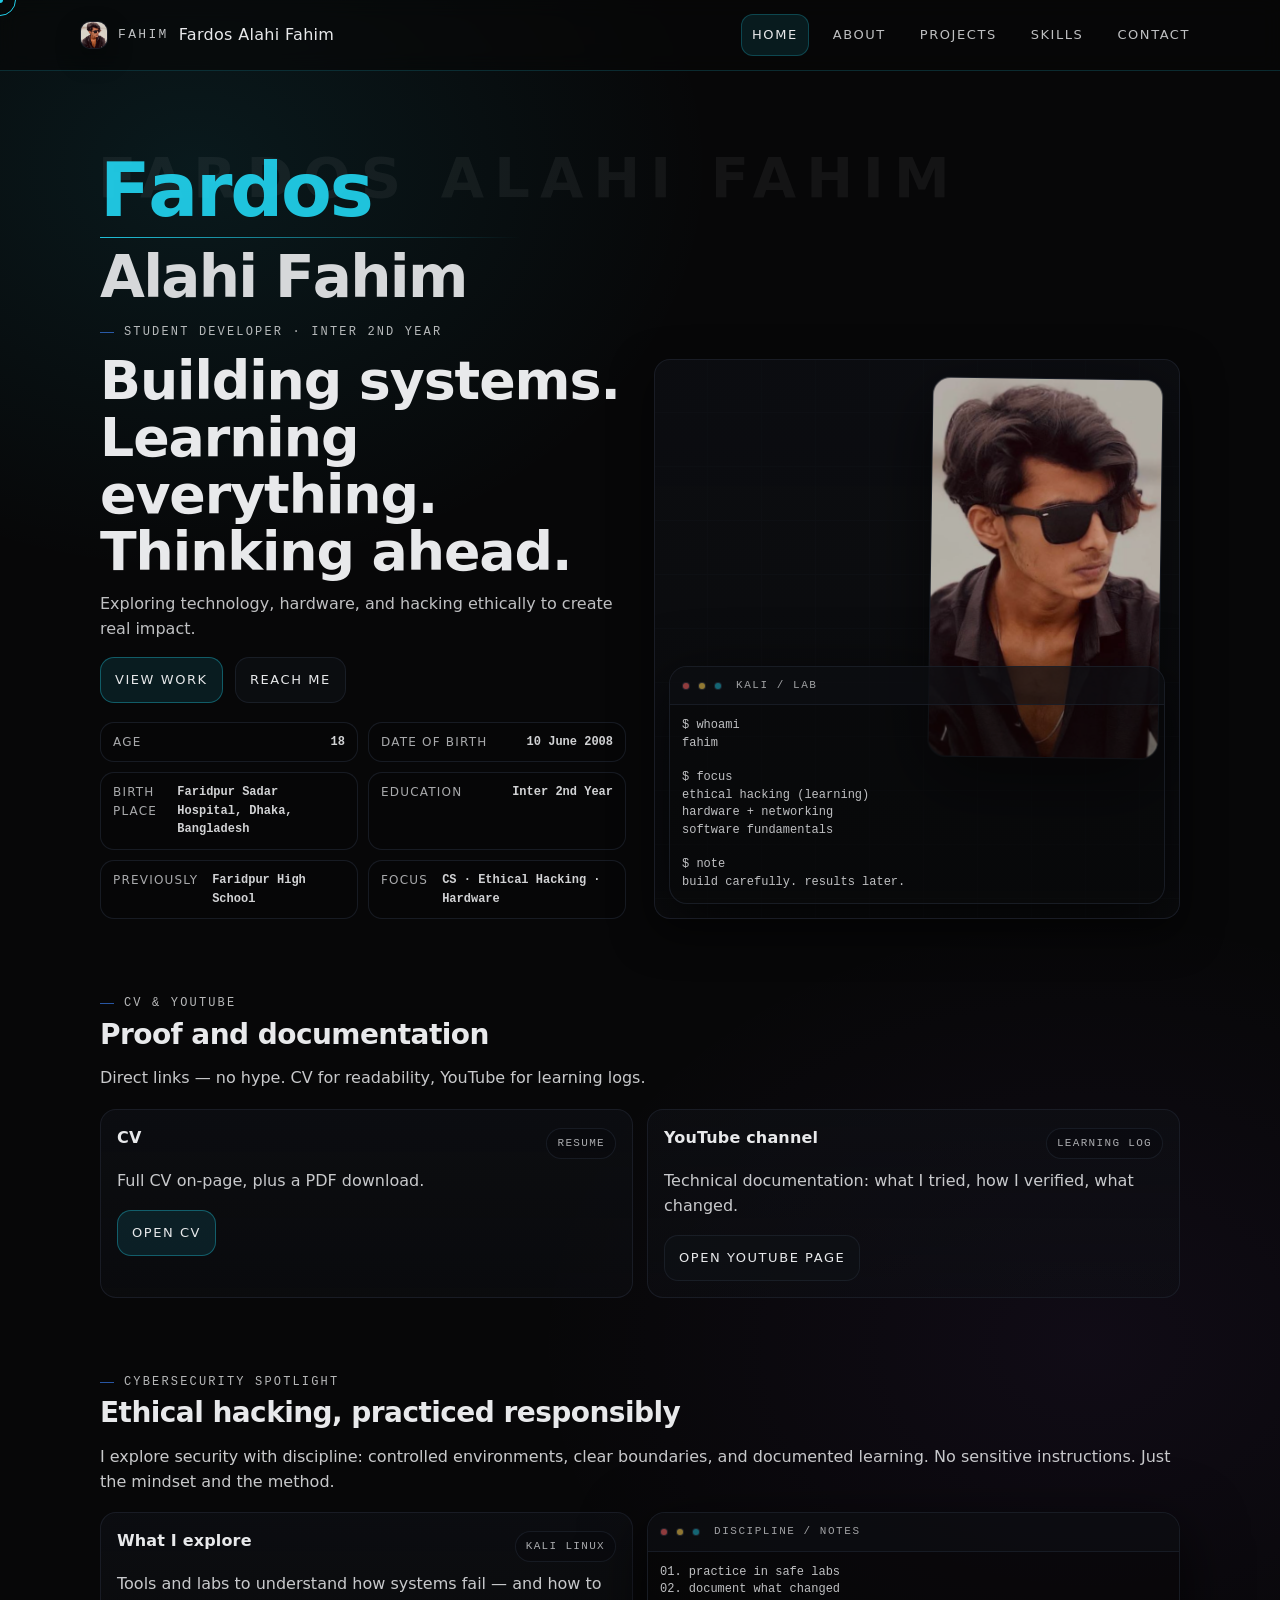
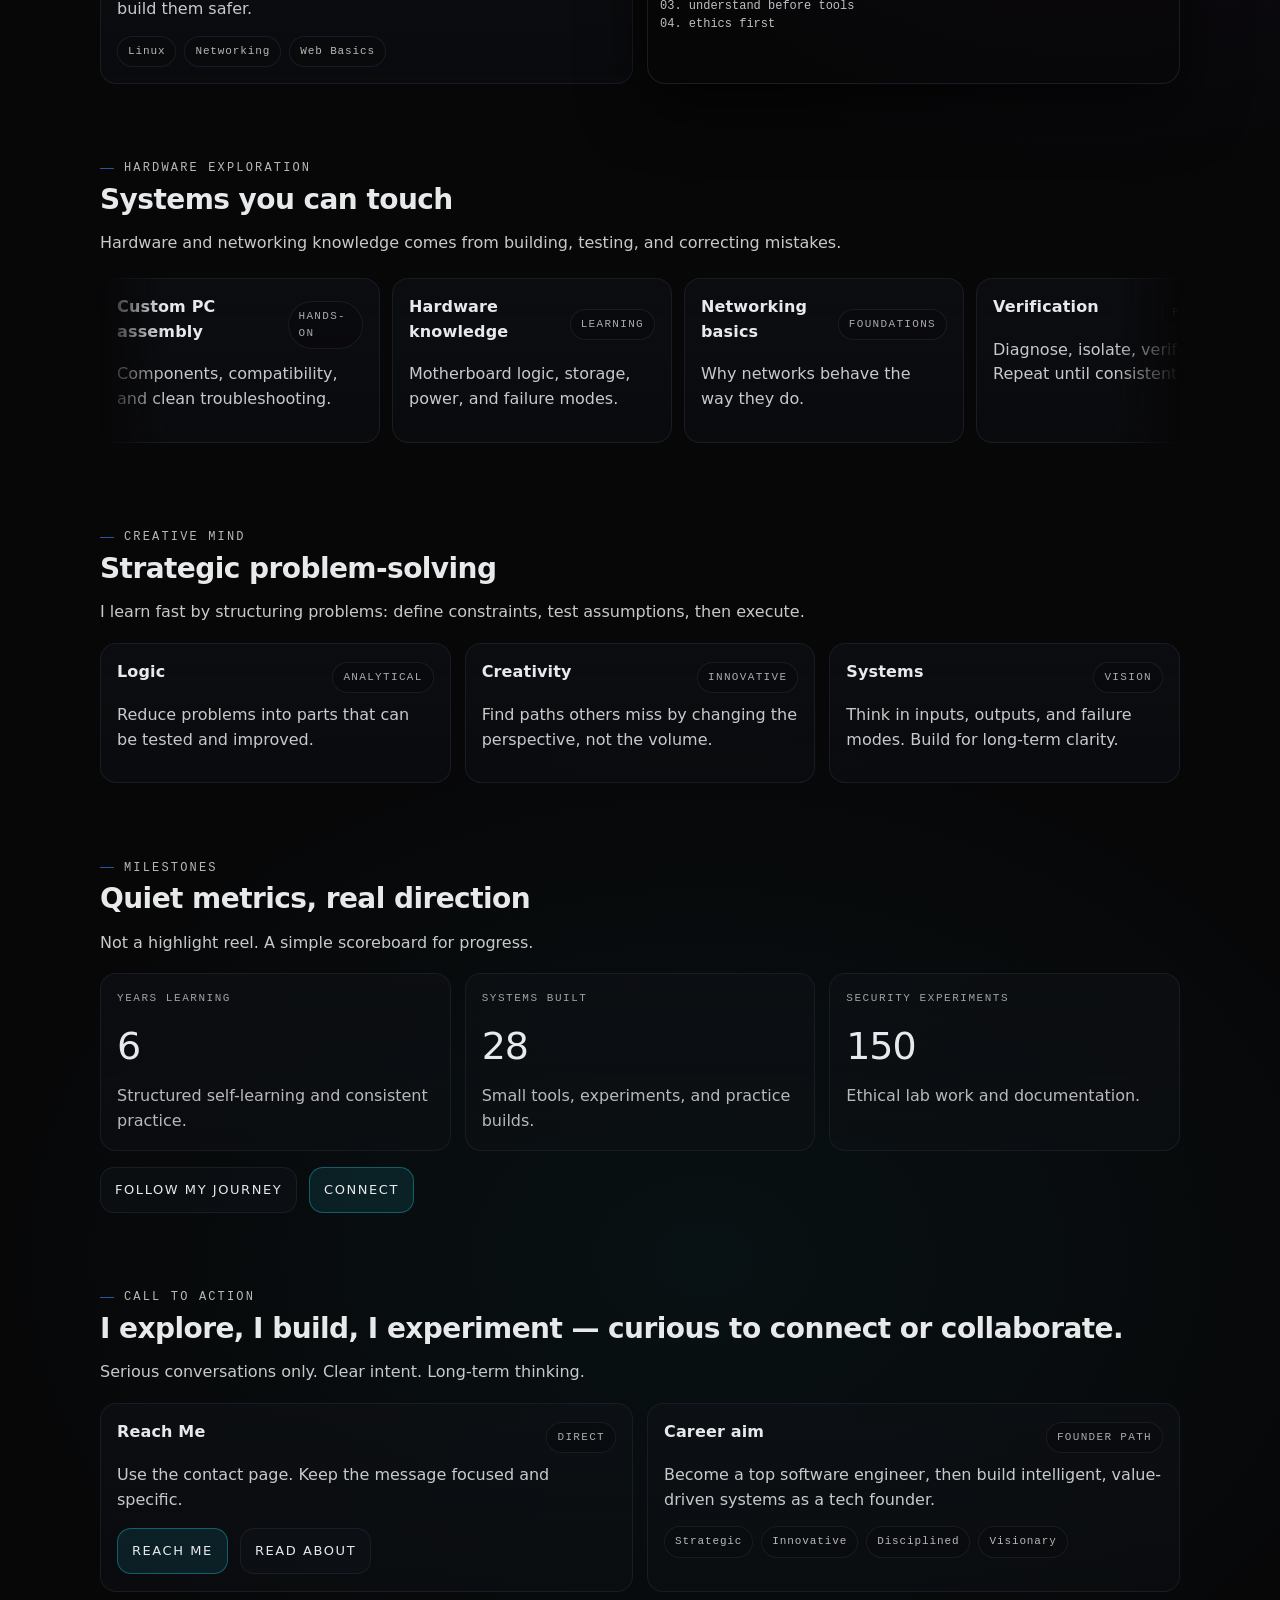
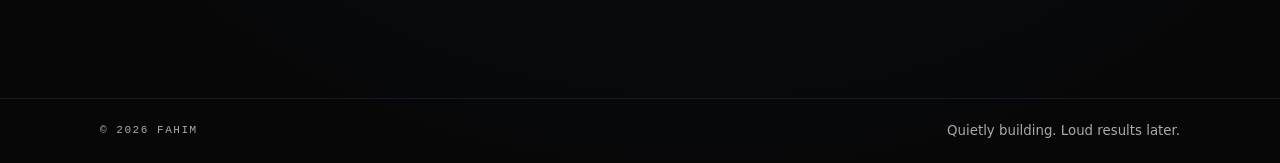
<file: index.html>
<!doctype html>
<html lang="en">
<head>
  <meta charset="utf-8" />
  <meta name="viewport" content="width=device-width, initial-scale=1" />
  <meta name="theme-color" content="#070708" />
  <title>Fardos Alahi Fahim | Student Developer & Ethical Hacking Learner</title>
  <meta name="description" content="Fardos Alahi Fahim — Student Developer from Bangladesh. Calm, focused, long-term builder." />
  <meta name="robots" content="index,follow" />
  <meta name="author" content="Fardos Alahi Fahim" />
  <link rel="canonical" href="https://fardosalahifahim.github.io/fardosalahifahim/" />
  <link rel="icon" href="favicon.svg" type="image/svg+xml" />
  <link rel="manifest" href="site.webmanifest" />

  <meta property="og:type" content="website" />
  <meta property="og:site_name" content="Fardos Alahi Fahim" />
  <meta property="og:title" content="Fardos Alahi Fahim | Student Developer & Ethical Hacking Learner" />
  <meta property="og:description" content="Student Developer from Bangladesh. Calm, focused, long-term builder." />
  <meta property="og:url" content="https://fardosalahifahim.github.io/fardosalahifahim/" />
  <meta property="og:image" content="https://fardosalahifahim.github.io/fardosalahifahim/assets/images/fahim-pro.jpg" />
  <meta property="og:image:alt" content="Portrait of Fardos Alahi Fahim" />

  <meta name="twitter:card" content="summary_large_image" />
  <meta name="twitter:title" content="Fardos Alahi Fahim | Student Developer & Ethical Hacking Learner" />
  <meta name="twitter:description" content="Student Developer from Bangladesh. Calm, focused, long-term builder." />
  <meta name="twitter:image" content="https://fardosalahifahim.github.io/fardosalahifahim/assets/images/fahim-pro.jpg" />

  <script type="application/ld+json">{"@context":"https://schema.org","@graph":[{"@type":"Organization","@id":"#organization","name":"Fahim","url":"https://fardosalahifahim.github.io/fardosalahifahim/","logo":"https://fardosalahifahim.github.io/fardosalahifahim/assets/images/logo.svg"},{"@type":"WebSite","@id":"#website","url":"https://fardosalahifahim.github.io/fardosalahifahim/","name":"Fardos Alahi Fahim","publisher":{"@id":"#organization"}},{"@type":"Person","@id":"#person","name":"Fardos Alahi Fahim","alternateName":"Fahim","url":"https://fardosalahifahim.github.io/fardosalahifahim/","image":"https://fardosalahifahim.github.io/fardosalahifahim/assets/images/fahim.jpg","sameAs":["https://github.com/fardosalahifahim","https://www.youtube.com/@fahimexora","https://www.facebook.com/fardosalahifahim"]}]}</script>
  <link rel="stylesheet" href="assets/css/style.css" />
</head>
<body class="home-neo">
  <a class="skip-link" href="#content">Skip to content</a>

  <div class="cursor-dot" aria-hidden="true"></div>
  <div class="cursor-ring" aria-hidden="true"></div>

  <header class="site-header">
    <div class="container header-inner">
      <a class="brand" href="index.html" aria-label="Home">
        <span class="brand-avatar" aria-hidden="true">
          <img src="assets/images/fahim-pro.jpg" alt="Fardos Alahi Fahim" loading="lazy" decoding="async" />
        </span>
        <span class="brand-mark">FAHIM</span>
        <span class="brand-name">Fardos Alahi Fahim</span>
      </a>

      <button class="nav-toggle" type="button" data-nav-toggle aria-expanded="false" aria-controls="site-nav">Menu</button>

      <nav id="site-nav" class="nav" data-nav aria-label="Primary">
        <a href="index.html" aria-current="page">Home</a>
        <a href="about.html">About</a>
        <a href="projects.html">Projects</a>
        <a href="skills.html">Skills</a>
        <a href="contact.html">Contact</a>
      </nav>
    </div>
  </header>

  <main id="content">
    <section class="signature" aria-label="Signature hero" data-reveal>
      <div class="container signature-inner">
        <div class="signature-grid">
          <div class="signature-copy">
            <div class="name-display" data-reveal aria-label="Fardos Alahi Fahim">
              <div class="name-ghost" aria-hidden="true">Fardos Alahi Fahim</div>
              <div class="name-top"><span class="name-word" data-split>Fardos</span></div>
              <div class="name-rule" aria-hidden="true"></div>
              <div class="name-bottom"><span class="name-word" data-split>Alahi Fahim</span></div>
            </div>
            <span class="kicker">Student Developer · Inter 2nd Year</span>
            <h1>Building systems. Learning everything. Thinking ahead.</h1>
            <p class="lead">Exploring technology, hardware, and hacking ethically to create real impact.</p>

            <div class="actions">
              <a class="btn primary" href="projects.html" data-magnetic>View Work</a>
              <a class="btn" href="contact.html" data-magnetic>Reach Me</a>
            </div>

            <div class="signature-facts" aria-label="Quick facts">
              <div class="fact"><span>Age</span><strong>18</strong></div>
              <div class="fact"><span>Date of birth</span><strong>10 June 2008</strong></div>
              <div class="fact"><span>Birth place</span><strong>Faridpur Sadar Hospital, Dhaka, Bangladesh</strong></div>
              <div class="fact"><span>Education</span><strong>Inter 2nd Year</strong></div>
              <div class="fact"><span>Previously</span><strong>Faridpur High School</strong></div>
              <div class="fact"><span>Focus</span><strong>CS · Ethical Hacking · Hardware</strong></div>
            </div>
          </div>

          <div class="signature-visual" aria-label="Hero visual" data-reveal>
            <div class="neon-lines" aria-hidden="true"></div>
            <div class="portrait-slab" data-depth="10">
              <img src="assets/images/fahim-pro.jpg" alt="Portrait of Fardos Alahi Fahim" loading="lazy" decoding="async" />
            </div>
            <div class="terminal" data-depth="14" aria-label="Terminal style panel">
              <div class="terminal-bar">
                <span class="dot d1"></span><span class="dot d2"></span><span class="dot d3"></span>
                <span class="terminal-title">kali / lab</span>
              </div>
              <pre class="terminal-body"><code>$ whoami
fahim

$ focus
ethical hacking (learning)
hardware + networking
software fundamentals

$ note
build carefully. results later.</code></pre>
            </div>
          </div>
        </div>
      </div>
    </section>

    <section class="section" data-reveal>
      <div class="container">
        <div class="section-header">
          <span class="kicker">CV &amp; YouTube</span>
          <h2>Proof and documentation</h2>
          <p>Direct links — no hype. CV for readability, YouTube for learning logs.</p>
        </div>

        <div class="grid two" data-reveal>
          <article class="card">
            <div class="card-title"><h3>CV</h3><span class="tag">Resume</span></div>
            <p>Full CV on-page, plus a PDF download.</p>
            <div class="actions">
              <a class="btn primary" href="cv.html" data-magnetic>Open CV</a>
            </div>
          </article>

          <article class="card">
            <div class="card-title"><h3>YouTube channel</h3><span class="tag">Learning log</span></div>
            <p>Technical documentation: what I tried, how I verified, what changed.</p>
            <div class="actions">
              <a class="btn" href="youtube.html" data-magnetic>Open YouTube page</a>
            </div>
          </article>
        </div>
      </div>
    </section>

    <section class="section" data-reveal>
      <div class="container">
        <div class="section-header">
          <span class="kicker">Cybersecurity spotlight</span>
          <h2>Ethical hacking, practiced responsibly</h2>
          <p>
            I explore security with discipline: controlled environments, clear boundaries, and documented learning.
            No sensitive instructions. Just the mindset and the method.
          </p>
        </div>

        <div class="grid two" data-reveal>
          <article class="card">
            <div class="card-title">
              <h3>What I explore</h3>
              <span class="tag">Kali Linux</span>
            </div>
            <p>Tools and labs to understand how systems fail — and how to build them safer.</p>
            <div class="tech" aria-label="Areas">
              <span class="pill">Linux</span>
              <span class="pill">Networking</span>
              <span class="pill">Web Basics</span>
            </div>
          </article>

          <div class="terminal" data-depth="10" aria-label="Terminal style panel">
            <div class="terminal-bar">
              <span class="dot d1"></span><span class="dot d2"></span><span class="dot d3"></span>
              <span class="terminal-title">discipline / notes</span>
            </div>
            <pre class="terminal-body"><code>01. practice in safe labs
02. document what changed
03. understand before tools
04. ethics first</code></pre>
          </div>
        </div>
      </div>
    </section>

    <section class="section" data-reveal>
      <div class="container">
        <div class="section-header">
          <span class="kicker">Hardware exploration</span>
          <h2>Systems you can touch</h2>
          <p>Hardware and networking knowledge comes from building, testing, and correcting mistakes.</p>
        </div>

        <div class="hscroll" data-reveal aria-label="Hardware items">
          <article class="hitem card" data-depth="8">
            <div class="card-title"><h3>Custom PC assembly</h3><span class="tag">Hands-on</span></div>
            <p>Components, compatibility, and clean troubleshooting.</p>
          </article>
          <article class="hitem card" data-depth="10">
            <div class="card-title"><h3>Hardware knowledge</h3><span class="tag">Learning</span></div>
            <p>Motherboard logic, storage, power, and failure modes.</p>
          </article>
          <article class="hitem card" data-depth="12">
            <div class="card-title"><h3>Networking basics</h3><span class="tag">Foundations</span></div>
            <p>Why networks behave the way they do.</p>
          </article>
          <article class="hitem card" data-depth="9">
            <div class="card-title"><h3>Verification</h3><span class="tag">Process</span></div>
            <p>Diagnose, isolate, verify. Repeat until consistent.</p>
          </article>
        </div>
      </div>
    </section>

    <section class="section" data-reveal>
      <div class="container">
        <div class="section-header">
          <span class="kicker">Creative mind</span>
          <h2>Strategic problem-solving</h2>
          <p>
            I learn fast by structuring problems: define constraints, test assumptions, then execute.
          </p>
        </div>

        <div class="grid three" data-reveal>
          <article class="card">
            <div class="card-title"><h3>Logic</h3><span class="tag">Analytical</span></div>
            <p>Reduce problems into parts that can be tested and improved.</p>
          </article>
          <article class="card">
            <div class="card-title"><h3>Creativity</h3><span class="tag">Innovative</span></div>
            <p>Find paths others miss by changing the perspective, not the volume.</p>
          </article>
          <article class="card">
            <div class="card-title"><h3>Systems</h3><span class="tag">Vision</span></div>
            <p>Think in inputs, outputs, and failure modes. Build for long-term clarity.</p>
          </article>
        </div>
      </div>
    </section>

    <section class="section" data-reveal>
      <div class="container">
        <div class="section-header">
          <span class="kicker">Milestones</span>
          <h2>Quiet metrics, real direction</h2>
          <p>Not a highlight reel. A simple scoreboard for progress.</p>
        </div>

        <div class="stats" data-reveal aria-label="Milestone stats">
          <div class="stat card" data-depth="8">
            <div class="stat-k">Years learning</div>
            <div class="stat-v" data-counter="true" data-count-to="6">0</div>
            <div class="stat-d">Structured self-learning and consistent practice.</div>
          </div>
          <div class="stat card" data-depth="10">
            <div class="stat-k">Systems built</div>
            <div class="stat-v" data-counter="true" data-count-to="28">0</div>
            <div class="stat-d">Small tools, experiments, and practice builds.</div>
          </div>
          <div class="stat card" data-depth="12">
            <div class="stat-k">Security experiments</div>
            <div class="stat-v" data-counter="true" data-count-to="150">0</div>
            <div class="stat-d">Ethical lab work and documentation.</div>
          </div>
        </div>

        <div class="actions" data-reveal>
          <a class="btn" href="projects.html" data-magnetic>Follow My Journey</a>
          <a class="btn primary" href="contact.html" data-magnetic>Connect</a>
        </div>
      </div>
    </section>

    <section class="section" data-reveal>
      <div class="container">
        <div class="section-header">
          <span class="kicker">Call to action</span>
          <h2>I explore, I build, I experiment — curious to connect or collaborate.</h2>
          <p>
            Serious conversations only. Clear intent. Long-term thinking.
          </p>
        </div>

        <div class="grid two" data-reveal>
          <article class="card">
            <div class="card-title"><h3>Reach Me</h3><span class="tag">Direct</span></div>
            <p>Use the contact page. Keep the message focused and specific.</p>
            <div class="actions">
              <a class="btn primary" href="contact.html" data-magnetic>Reach Me</a>
              <a class="btn" href="about.html" data-magnetic>Read About</a>
            </div>
          </article>

          <aside class="card" aria-label="Direction">
            <div class="card-title"><h3>Career aim</h3><span class="tag">Founder path</span></div>
            <p>Become a top software engineer, then build intelligent, value-driven systems as a tech founder.</p>
            <div class="tech" aria-label="Traits">
              <span class="pill">Strategic</span>
              <span class="pill">Innovative</span>
              <span class="pill">Disciplined</span>
              <span class="pill">Visionary</span>
            </div>
          </aside>
        </div>
      </div>
    </section>
  </main>

  <footer class="site-footer">
    <div class="container footer-inner">
      <div class="footer-note">© <span id="year"></span> Fahim</div>
      <small>Quietly building. Loud results later.</small>
    </div>
  </footer>

  <script src="assets/js/main.js" defer></script>
</body>
</html>
</file>
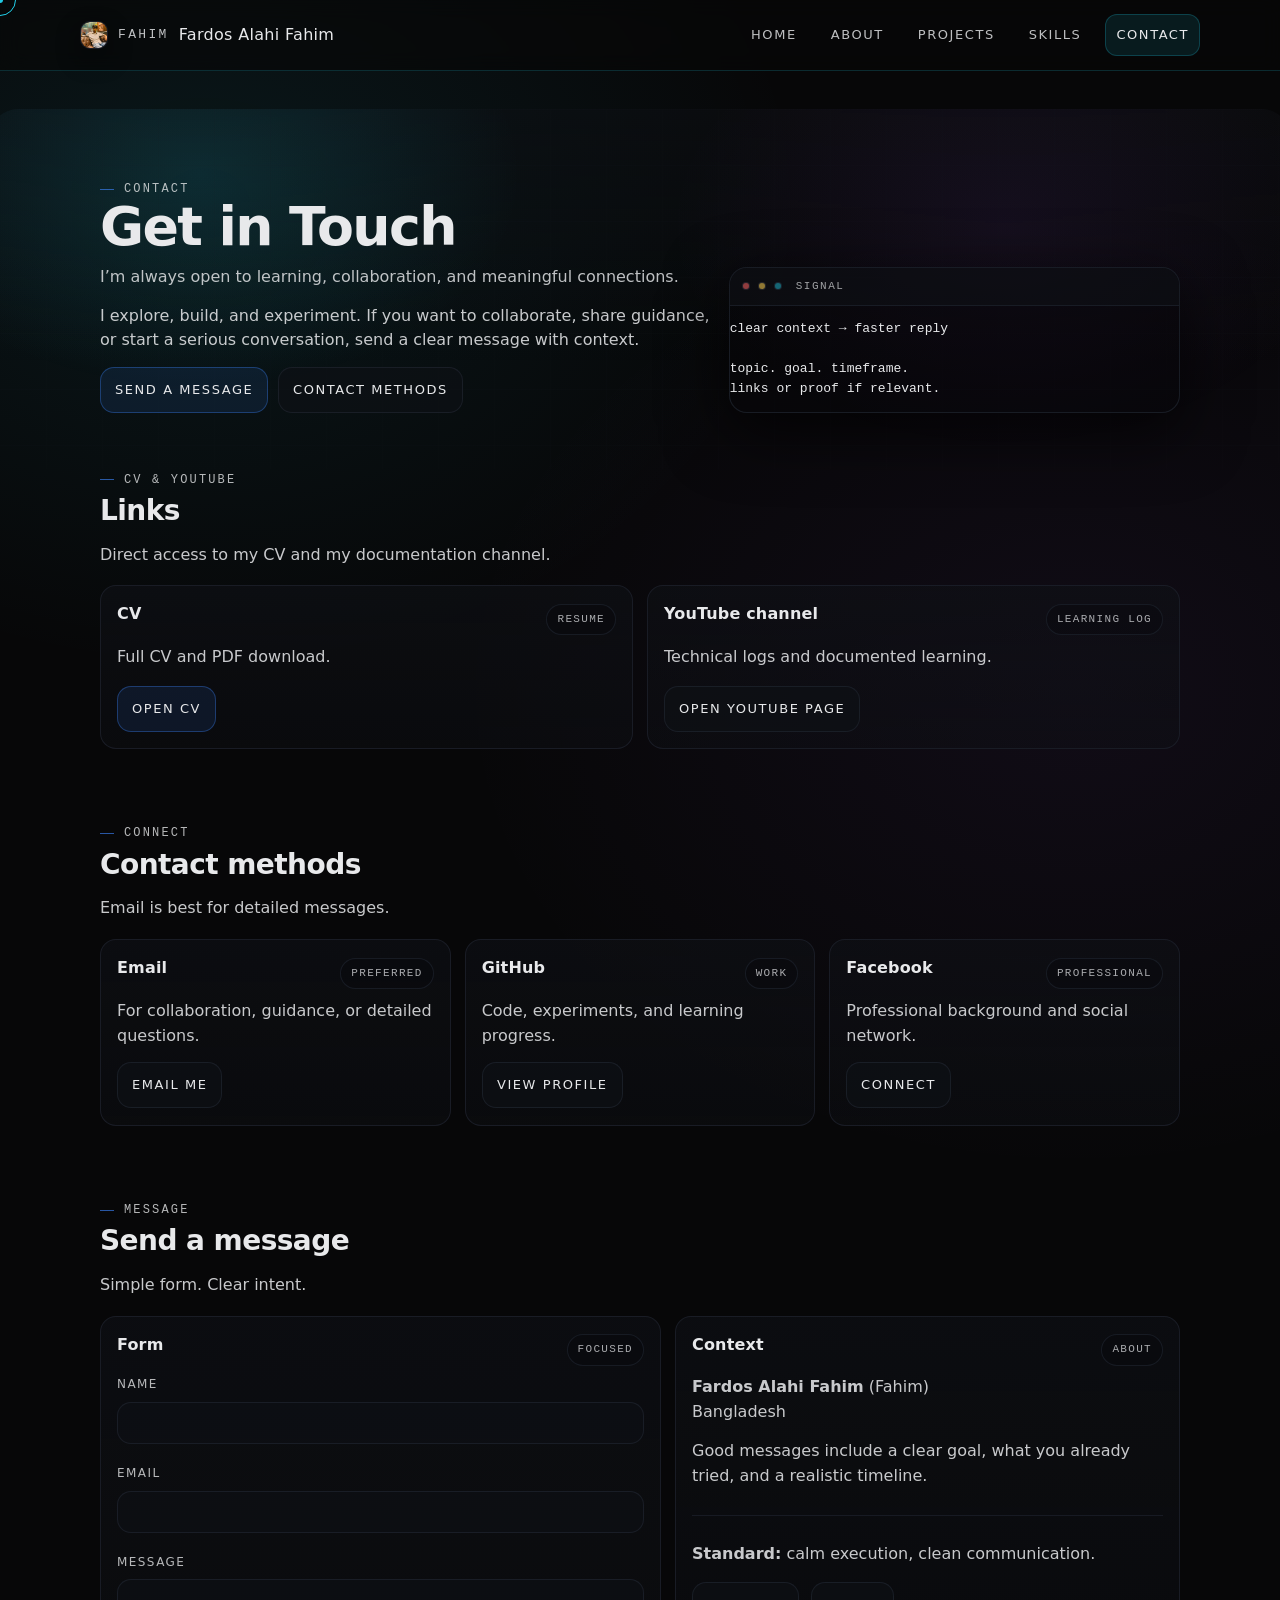
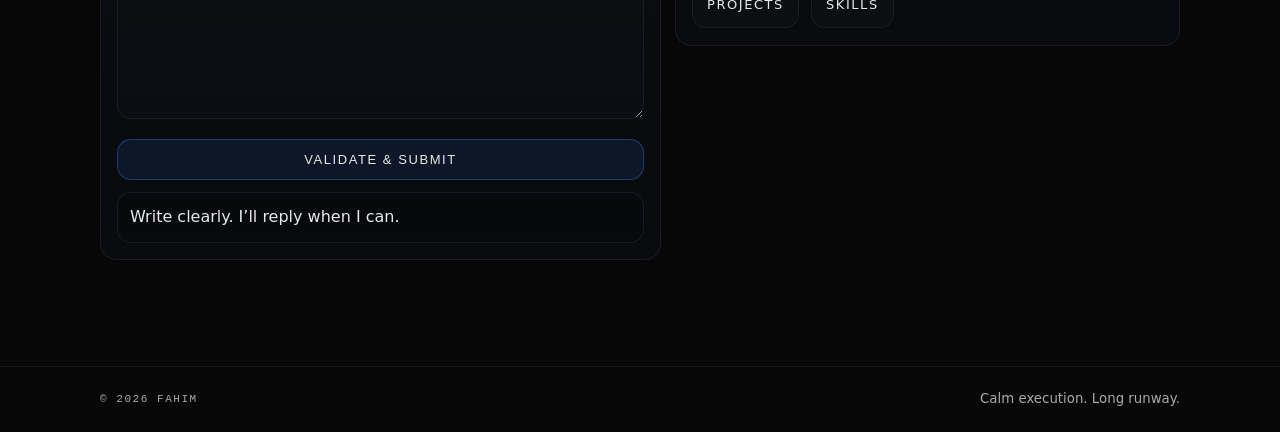
<file: contact.html>
<!doctype html>
<html lang="en">
<head>
  <meta charset="utf-8" />
  <meta name="viewport" content="width=device-width, initial-scale=1" />
  <meta name="theme-color" content="#070708" />
  <title>Contact | Fardos Alahi Fahim</title>
  <meta name="description" content="Contact Fardos Alahi Fahim — clean, direct, and focused." />
  <meta name="robots" content="index,follow" />
  <meta name="author" content="Fardos Alahi Fahim" />
  <link rel="canonical" href="https://fardosalahifahim.github.io/fardosalahifahim/contact.html" />
  <link rel="icon" href="favicon.svg" type="image/svg+xml" />
  <link rel="manifest" href="site.webmanifest" />

  <meta property="og:type" content="website" />
  <meta property="og:site_name" content="Fardos Alahi Fahim" />
  <meta property="og:title" content="Contact | Fardos Alahi Fahim" />
  <meta property="og:description" content="Contact Fardos Alahi Fahim — clean, direct, and focused." />
  <meta property="og:url" content="https://fardosalahifahim.github.io/fardosalahifahim/contact.html" />
  <meta property="og:image" content="https://fardosalahifahim.github.io/fardosalahifahim/assets/images/fahim.jpg" />
  <meta property="og:image:alt" content="Portrait of Fardos Alahi Fahim" />

  <meta name="twitter:card" content="summary_large_image" />
  <meta name="twitter:title" content="Contact | Fardos Alahi Fahim" />
  <meta name="twitter:description" content="Contact Fardos Alahi Fahim — clean, direct, and focused." />
  <meta name="twitter:image" content="https://fardosalahifahim.github.io/fardosalahifahim/assets/images/fahim.jpg" />

  <script type="application/ld+json">{"@context":"https://schema.org","@graph":[{"@type":"Organization","@id":"#organization","name":"Fahim","url":"https://fardosalahifahim.github.io/fardosalahifahim/","logo":"https://fardosalahifahim.github.io/fardosalahifahim/assets/images/logo.svg"},{"@type":"WebSite","@id":"#website","url":"https://fardosalahifahim.github.io/fardosalahifahim/","name":"Fardos Alahi Fahim","publisher":{"@id":"#organization"}},{"@type":"WebPage","@id":"contact.html#webpage","url":"https://fardosalahifahim.github.io/fardosalahifahim/contact.html","name":"Contact | Fardos Alahi Fahim","isPartOf":{"@id":"#website"}},{"@type":"Person","@id":"#person","name":"Fardos Alahi Fahim","alternateName":"Fahim","url":"https://fardosalahifahim.github.io/fardosalahifahim/","image":"https://fardosalahifahim.github.io/fardosalahifahim/assets/images/fahim.jpg","sameAs":["https://github.com/fardosalahifahim","https://www.youtube.com/@fahimexora","https://www.facebook.com/fardosalahifahim"]}]}</script>
  <link rel="stylesheet" href="assets/css/style.css" />
</head>
<body class="contact-signal">
  <a class="skip-link" href="#content">Skip to content</a>

  <div class="cursor-dot" aria-hidden="true"></div>
  <div class="cursor-ring" aria-hidden="true"></div>

  <header class="site-header">
    <div class="container header-inner">
      <a class="brand" href="index.html" aria-label="Home">
        <span class="brand-avatar" aria-hidden="true">
          <img src="assets/images/fahim.jpg" alt="Fardos Alahi Fahim" loading="lazy" decoding="async" />
        </span>
        <span class="brand-mark">FAHIM</span>
        <span class="brand-name">Fardos Alahi Fahim</span>
      </a>

      <button class="nav-toggle" type="button" data-nav-toggle aria-expanded="false" aria-controls="site-nav">Menu</button>

      <nav id="site-nav" class="nav" data-nav aria-label="Primary">
        <a href="index.html">Home</a>
        <a href="about.html">About</a>
        <a href="projects.html">Projects</a>
        <a href="skills.html">Skills</a>
        <a href="contact.html" aria-current="page">Contact</a>
      </nav>
    </div>
  </header>

  <main id="content">
    <section class="contact-hero" data-reveal>
      <div class="container">
        <div class="contact-hero-inner">
          <div class="contact-hero-copy">
            <span class="kicker">Contact</span>
            <h1>Get in Touch</h1>
            <p class="lead">I’m always open to learning, collaboration, and meaningful connections.</p>
            <p>
              I explore, build, and experiment. If you want to collaborate, share guidance, or start a serious conversation,
              send a clear message with context.
            </p>

            <div class="contact-quick" aria-label="Quick actions" data-reveal>
              <a class="btn primary" href="#form" data-magnetic>Send a message</a>
              <a class="btn" href="#methods" data-magnetic>Contact methods</a>
            </div>
          </div>

          <aside class="contact-hero-panel" aria-label="Contact principle" data-reveal>
            <div class="terminal" aria-label="Contact note">
              <div class="terminal-bar">
                <span class="dot d1"></span><span class="dot d2"></span><span class="dot d3"></span>
                <span class="terminal-title">signal</span>
              </div>
              <pre class="terminal-body"><code>clear context → faster reply&#10;&#10;topic. goal. timeframe.&#10;links or proof if relevant.</code></pre>
            </div>
          </aside>
        </div>
      </div>
    </section>

    <section class="section" data-reveal>
      <div class="container">
        <div class="section-header">
          <span class="kicker">CV &amp; YouTube</span>
          <h2>Links</h2>
          <p>Direct access to my CV and my documentation channel.</p>
        </div>

        <div class="grid two" data-reveal aria-label="CV and YouTube">
          <article class="card">
            <div class="card-title"><h3>CV</h3><span class="tag">Resume</span></div>
            <p>Full CV and PDF download.</p>
            <div class="actions">
              <a class="btn primary" href="cv.html" data-magnetic>Open CV</a>
            </div>
          </article>

          <article class="card">
            <div class="card-title"><h3>YouTube channel</h3><span class="tag">Learning log</span></div>
            <p>Technical logs and documented learning.</p>
            <div class="actions">
              <a class="btn" href="youtube.html" data-magnetic>Open YouTube page</a>
            </div>
          </article>
        </div>
      </div>
    </section>

    <section class="section" id="methods" data-reveal>
      <div class="container">
        <div class="section-header">
          <span class="kicker">Connect</span>
          <h2>Contact methods</h2>
          <p>Email is best for detailed messages.</p>
        </div>

        <div class="grid three contact-cards" data-reveal aria-label="Contact methods">
          <article class="card contact-card">
            <div class="card-title">
              <h3>Email</h3>
              <span class="tag">Preferred</span>
            </div>
            <p>For collaboration, guidance, or detailed questions.</p>
            <a class="btn" href="mailto:fardosalahifahim@gmail.com" data-magnetic>Email me</a>
          </article>

          <article class="card contact-card">
            <div class="card-title">
              <h3>GitHub</h3>
              <span class="tag">Work</span>
            </div>
            <p>Code, experiments, and learning progress.</p>
            <a class="btn" href="#" data-magnetic>View profile</a>
          </article>

          <article class="card contact-card">
            <div class="card-title">
              <h3>Facebook</h3>
              <span class="tag">Professional</span>
            </div>
            <p>Professional background and social network.</p>
            <a class="btn" href="https://www.facebook.com/fardosalahifahim" data-magnetic>Connect</a>
          </article>
        </div>
      </div>
    </section>

    <section class="section" id="form" data-reveal>
      <div class="container">
        <div class="section-header">
          <span class="kicker">Message</span>
          <h2>Send a message</h2>
          <p>Simple form. Clear intent.</p>
        </div>

        <div class="contact-form-grid" data-reveal>
          <section class="card" aria-label="Contact form">
            <div class="card-title">
              <h3>Form</h3>
              <span class="tag">Focused</span>
            </div>

            <form class="form" data-contact-form action="https://formspree.io/f/mpqpddye" method="POST" novalidate>
              <input type="hidden" name="_subject" value="New message from portfolio site" />
              <input type="text" name="_gotcha" autocomplete="off" tabindex="-1" aria-hidden="true" hidden />
              <div class="field">
                <label for="name">Name</label>
                <input id="name" name="name" type="text" autocomplete="name" aria-describedby="nameError" aria-invalid="false" required />
                <div id="nameError" class="error" aria-live="polite"></div>
              </div>

              <div class="field">
                <label for="email">Email</label>
                <input id="email" name="email" type="email" autocomplete="email" aria-describedby="emailError" aria-invalid="false" required />
                <div id="emailError" class="error" aria-live="polite"></div>
              </div>

              <div class="field">
                <label for="message">Message</label>
                <textarea id="message" name="message" aria-describedby="messageError" aria-invalid="false" required></textarea>
                <div id="messageError" class="error" aria-live="polite"></div>
              </div>

              <button class="btn primary" type="submit" data-magnetic>Validate &amp; Submit</button>
              <div id="formStatus" class="status" role="status" aria-live="polite">Write clearly. I’ll reply when I can.</div>
            </form>
          </section>

          <aside class="card" aria-label="Contact identity and location">
            <div class="card-title">
              <h3>Context</h3>
              <span class="tag">About</span>
            </div>
            <p>
              <strong>Fardos Alahi Fahim</strong> (Fahim)<br />
              Bangladesh
            </p>
            <p>Good messages include a clear goal, what you already tried, and a realistic timeline.</p>
            <hr />
            <p><strong>Standard:</strong> calm execution, clean communication.</p>
            <div class="actions">
              <a class="btn" href="projects.html" data-magnetic>Projects</a>
              <a class="btn" href="skills.html" data-magnetic>Skills</a>
            </div>
          </aside>
        </div>
      </div>
    </section>
  </main>

  <footer class="site-footer">
    <div class="container footer-inner">
      <div class="footer-note">© <span id="year"></span> Fahim</div>
      <small>Calm execution. Long runway.</small>
    </div>
  </footer>

  <script src="assets/js/main.js" defer></script>
</body>
</html>
</file>
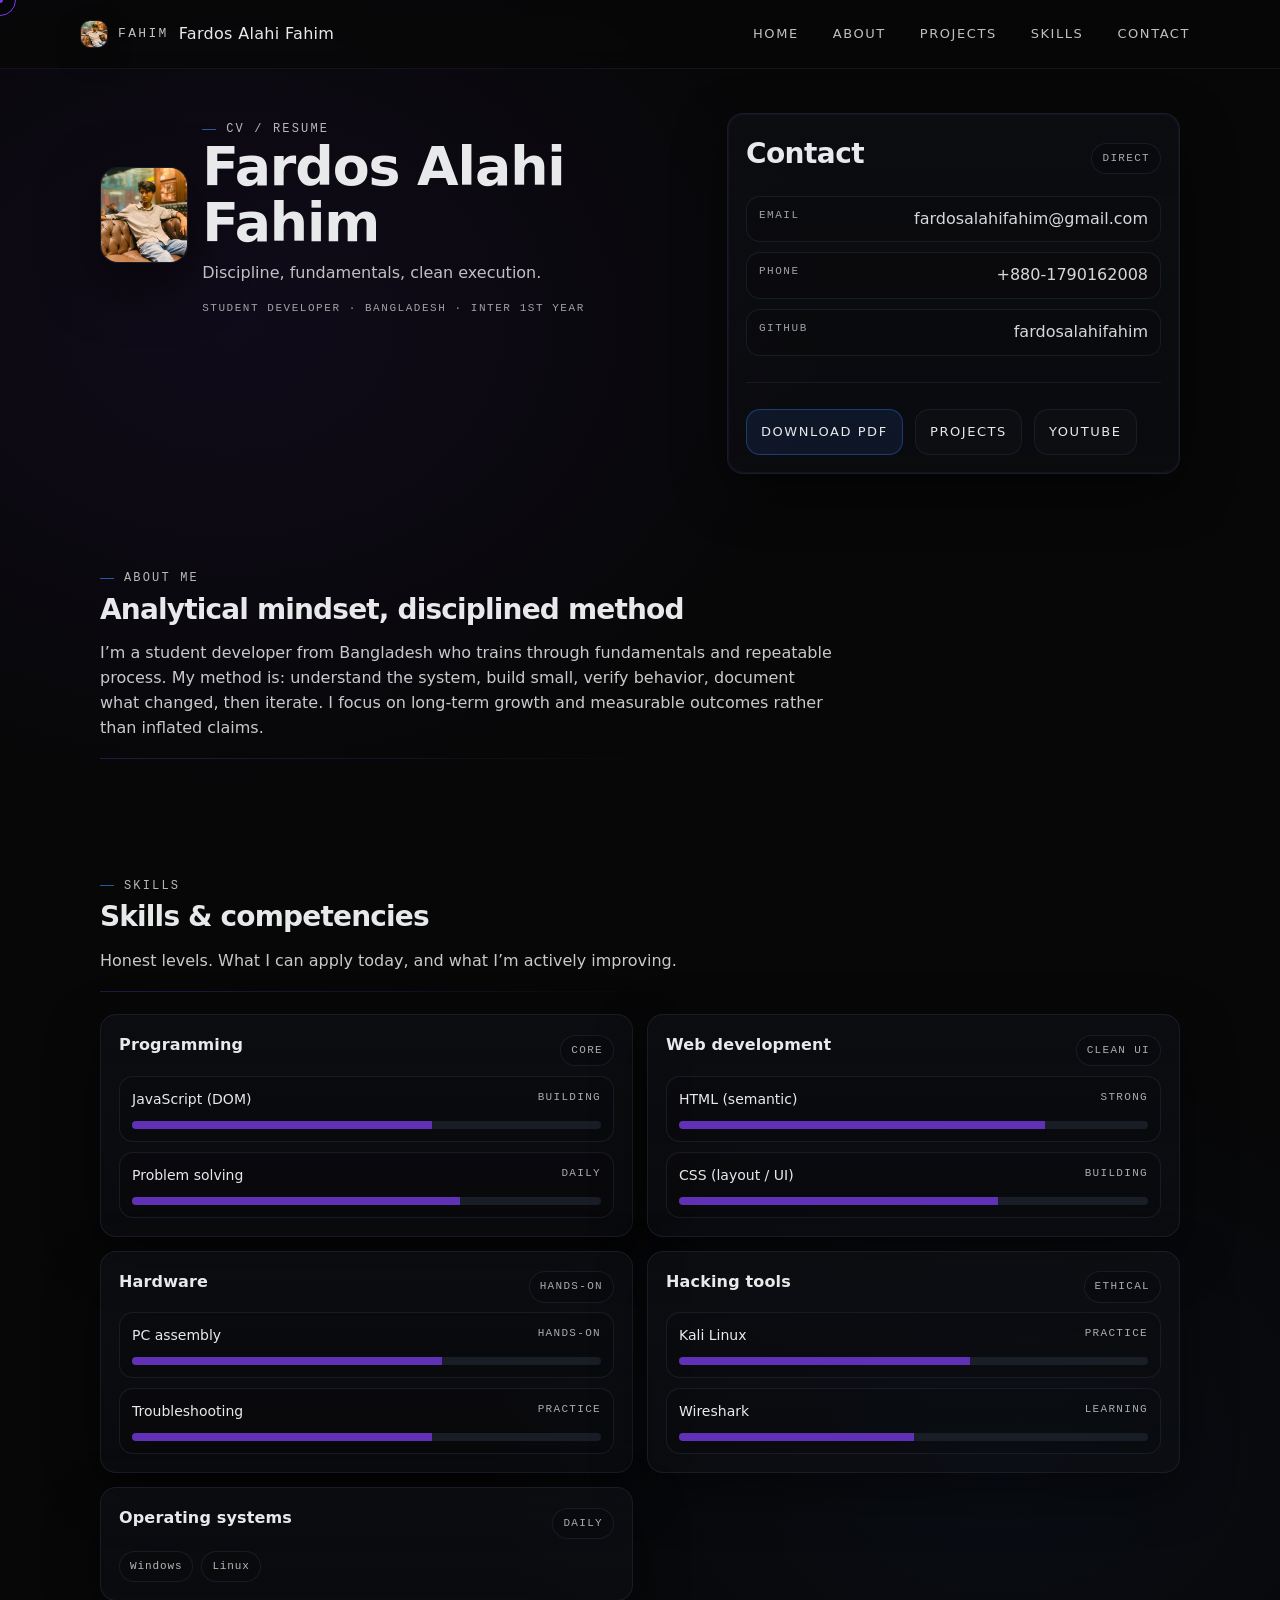
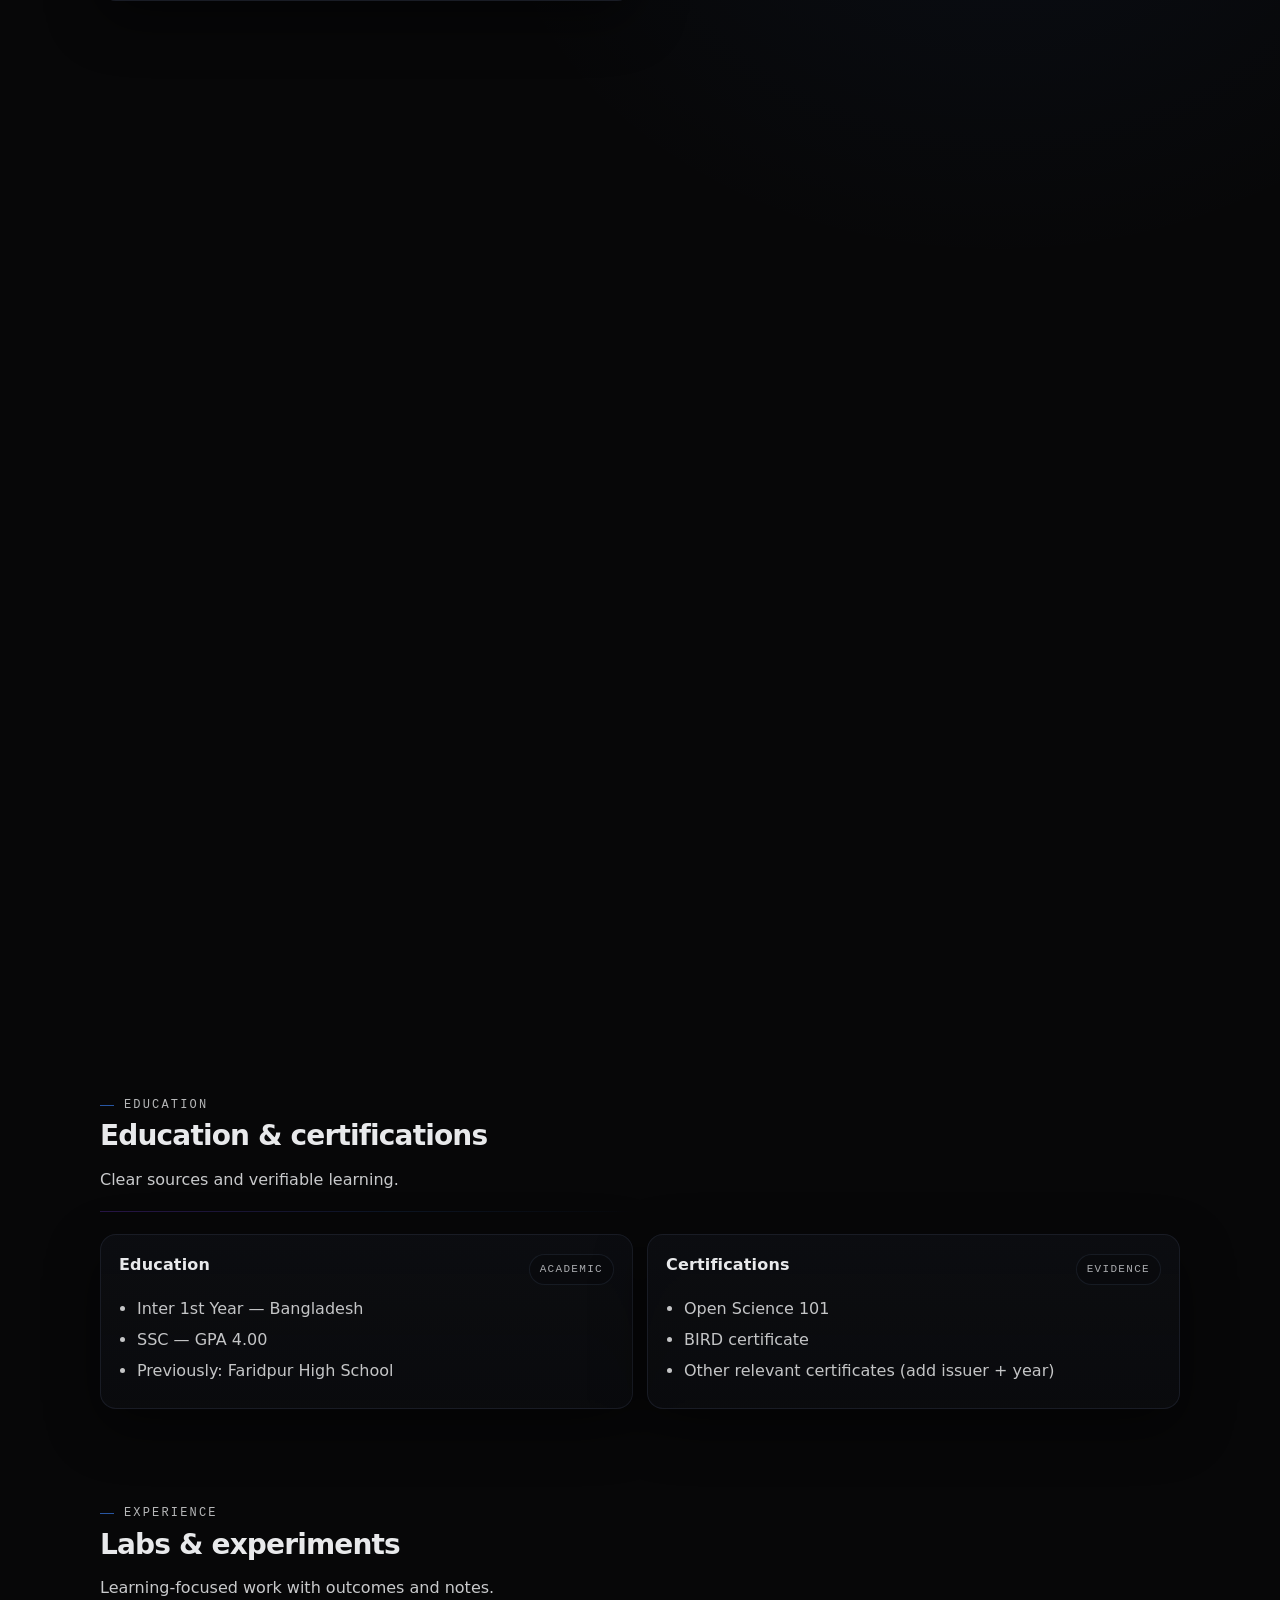
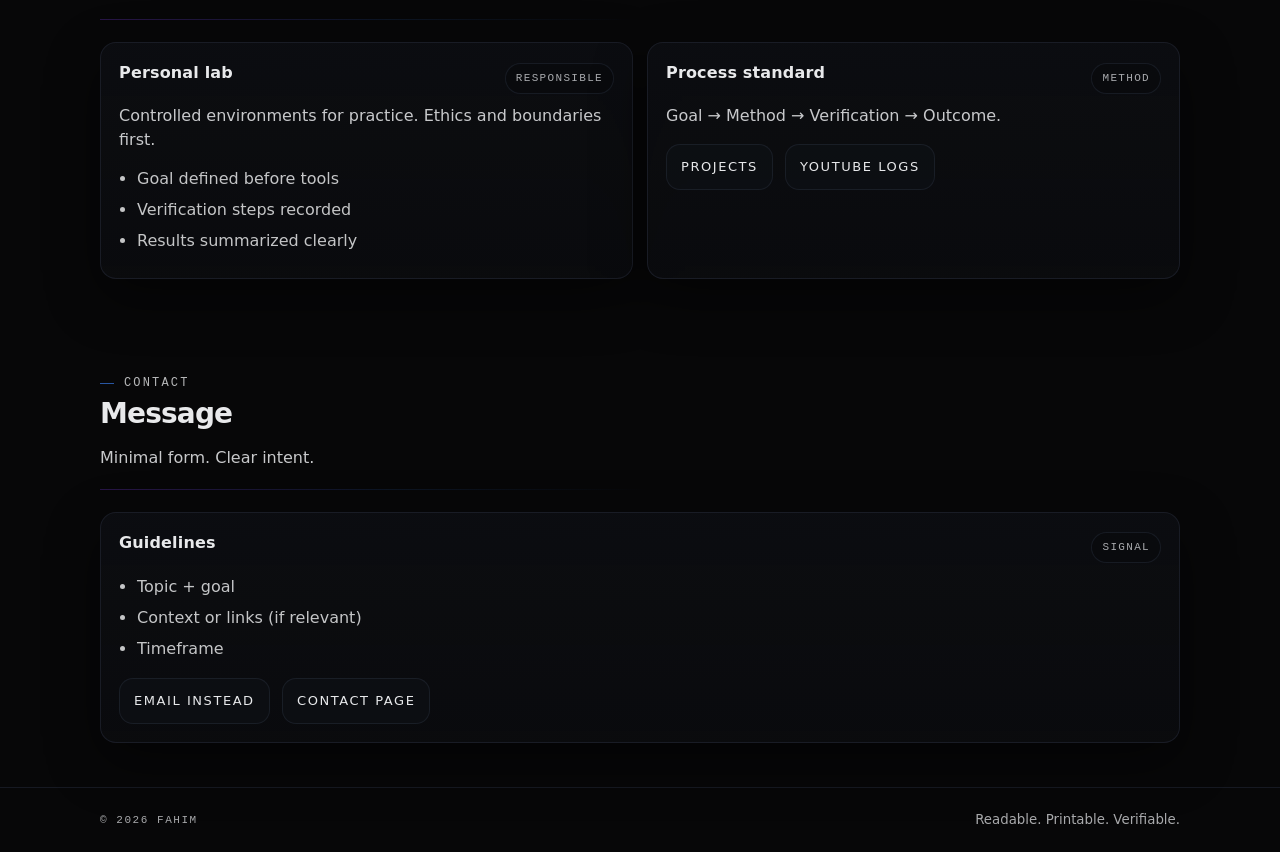
<file: cv.html>
<!doctype html>
<html lang="en">
<head>
  <meta charset="utf-8" />
  <meta name="viewport" content="width=device-width, initial-scale=1" />
  <meta name="theme-color" content="#070708" />
  <title>CV | Fardos Alahi Fahim</title>
  <meta name="description" content="CV of Fardos Alahi Fahim — readable, structured, and verifiable." />
  <meta name="robots" content="index,follow" />
  <meta name="author" content="Fardos Alahi Fahim" />
  <link rel="canonical" href="https://fardosalahifahim.github.io/fardosalahifahim/cv.html" />
  <link rel="icon" href="favicon.svg" type="image/svg+xml" />
  <link rel="manifest" href="site.webmanifest" />

  <meta property="og:type" content="website" />
  <meta property="og:site_name" content="Fardos Alahi Fahim" />
  <meta property="og:title" content="CV | Fardos Alahi Fahim" />
  <meta property="og:description" content="CV of Fardos Alahi Fahim — readable, structured, and verifiable." />
  <meta property="og:url" content="https://fardosalahifahim.github.io/fardosalahifahim/cv.html" />
  <meta property="og:image" content="https://fardosalahifahim.github.io/fardosalahifahim/assets/images/fahim.jpg" />
  <meta property="og:image:alt" content="Portrait of Fardos Alahi Fahim" />

  <meta name="twitter:card" content="summary_large_image" />
  <meta name="twitter:title" content="CV | Fardos Alahi Fahim" />
  <meta name="twitter:description" content="CV of Fardos Alahi Fahim — readable, structured, and verifiable." />
  <meta name="twitter:image" content="https://fardosalahifahim.github.io/fardosalahifahim/assets/images/fahim.jpg" />

  <script type="application/ld+json">{"@context":"https://schema.org","@graph":[{"@type":"Organization","@id":"#organization","name":"Fahim","url":"https://fardosalahifahim.github.io/fardosalahifahim/","logo":"https://fardosalahifahim.github.io/fardosalahifahim/assets/images/logo.svg"},{"@type":"WebSite","@id":"#website","url":"https://fardosalahifahim.github.io/fardosalahifahim/","name":"Fardos Alahi Fahim","publisher":{"@id":"#organization"}},{"@type":"WebPage","@id":"cv.html#webpage","url":"https://fardosalahifahim.github.io/fardosalahifahim/cv.html","name":"CV | Fardos Alahi Fahim","isPartOf":{"@id":"#website"}},{"@type":"Person","@id":"#person","name":"Fardos Alahi Fahim","alternateName":"Fahim","url":"https://fardosalahifahim.github.io/fardosalahifahim/","image":"https://fardosalahifahim.github.io/fardosalahifahim/assets/images/fahim.jpg","sameAs":["https://github.com/fardosalahifahim","https://www.youtube.com/@fahimexora","https://www.facebook.com/fardosalahifahim"]}]}</script>
  <link rel="stylesheet" href="assets/css/style.css" />
</head>
<body class="about-luxe">
  <a class="skip-link" href="#content">Skip to content</a>

  <div class="cursor-dot" aria-hidden="true"></div>
  <div class="cursor-ring" aria-hidden="true"></div>

  <header class="site-header">
    <div class="container header-inner">
      <a class="brand" href="index.html" aria-label="Home">
        <span class="brand-avatar" aria-hidden="true">
          <img src="assets/images/fahim.jpg" alt="Fardos Alahi Fahim" loading="lazy" decoding="async" />
        </span>
        <span class="brand-mark">FAHIM</span>
        <span class="brand-name">Fardos Alahi Fahim</span>
      </a>

      <button class="nav-toggle" type="button" data-nav-toggle aria-expanded="false" aria-controls="site-nav">Menu</button>

      <nav id="site-nav" class="nav" data-nav aria-label="Primary">
        <a href="index.html">Home</a>
        <a href="about.html">About</a>
        <a href="projects.html">Projects</a>
        <a href="skills.html">Skills</a>
        <a href="contact.html">Contact</a>
      </nav>
    </div>
  </header>

  <main id="content" class="container cv-page">
    <section class="section" data-reveal>
      <div class="resume-head" aria-label="Resume header" data-reveal>
        <div class="resume-identity" data-reveal>
          <div class="resume-photo" aria-label="Profile photo">
            <img src="assets/images/fahim.jpg" alt="Portrait of Fardos Alahi Fahim" loading="lazy" decoding="async" />
          </div>

          <div class="resume-title" aria-label="Name and tagline">
            <span class="kicker">CV / Resume</span>
            <h1>Fardos Alahi Fahim</h1>
            <p class="lead">Discipline, fundamentals, clean execution.</p>
            <p class="resume-sub">Student Developer · Bangladesh · Inter 1st Year</p>
          </div>
        </div>

        <aside class="card resume-contact" aria-label="Contact info" data-reveal>
          <div class="card-title"><h2>Contact</h2><span class="tag">Direct</span></div>
          <div class="resume-contact-grid">
            <div class="rc"><span class="rc-k">Email</span><a class="rc-v" href="mailto:fardosalahifahim@gmail.com">fardosalahifahim@gmail.com</a></div>
            <div class="rc"><span class="rc-k">Phone</span><span class="rc-v">+880-1790162008</span></div>
            <div class="rc"><span class="rc-k">GitHub</span><a class="rc-v" href="https://github.com/fardosalahifahim">fardosalahifahim</a></div>
          </div>
          <hr />
          <div class="actions">
            <a class="btn primary" href="assets/cv/fahim-cv.pdf" download data-magnetic>Download PDF</a>
            <a class="btn" href="projects.html" data-magnetic>Projects</a>
            <a class="btn" href="youtube.html" data-magnetic>YouTube</a>
          </div>
        </aside>
      </div>
    </section>

    <section class="section" id="about" data-reveal>
      <div class="section-header">
        <span class="kicker">About me</span>
        <h2>Analytical mindset, disciplined method</h2>
        <p>
          I’m a student developer from Bangladesh who trains through fundamentals and repeatable process.
          My method is: understand the system, build small, verify behavior, document what changed, then iterate.
          I focus on long-term growth and measurable outcomes rather than inflated claims.
        </p>
      </div>
    </section>

    <section class="section" id="skills" data-reveal>
      <div class="section-header">
        <span class="kicker">Skills</span>
        <h2>Skills &amp; competencies</h2>
        <p>Honest levels. What I can apply today, and what I’m actively improving.</p>
      </div>

      <div class="grid two" data-reveal>
        <article class="card">
          <div class="card-title"><h3>Programming</h3><span class="tag">Core</span></div>
          <div class="skill-group">
            <div class="skill"><div class="name">JavaScript (DOM)</div><div class="level">Building</div><div class="meter" data-level="64"><span></span></div></div>
            <div class="skill"><div class="name">Problem solving</div><div class="level">Daily</div><div class="meter" data-level="70"><span></span></div></div>
          </div>
        </article>

        <article class="card">
          <div class="card-title"><h3>Web development</h3><span class="tag">Clean UI</span></div>
          <div class="skill-group">
            <div class="skill"><div class="name">HTML (semantic)</div><div class="level">Strong</div><div class="meter" data-level="78"><span></span></div></div>
            <div class="skill"><div class="name">CSS (layout / UI)</div><div class="level">Building</div><div class="meter" data-level="68"><span></span></div></div>
          </div>
        </article>

        <article class="card">
          <div class="card-title"><h3>Hardware</h3><span class="tag">Hands-on</span></div>
          <div class="skill-group">
            <div class="skill"><div class="name">PC assembly</div><div class="level">Hands-on</div><div class="meter" data-level="66"><span></span></div></div>
            <div class="skill"><div class="name">Troubleshooting</div><div class="level">Practice</div><div class="meter" data-level="64"><span></span></div></div>
          </div>
        </article>

        <article class="card">
          <div class="card-title"><h3>Hacking tools</h3><span class="tag">Ethical</span></div>
          <div class="skill-group">
            <div class="skill"><div class="name">Kali Linux</div><div class="level">Practice</div><div class="meter" data-level="62"><span></span></div></div>
            <div class="skill"><div class="name">Wireshark</div><div class="level">Learning</div><div class="meter" data-level="50"><span></span></div></div>
          </div>
        </article>

        <article class="card">
          <div class="card-title"><h3>Operating systems</h3><span class="tag">Daily</span></div>
          <div class="tech" aria-label="Operating systems">
            <span class="pill">Windows</span>
            <span class="pill">Linux</span>
          </div>
        </article>
      </div>
    </section>

    <section class="section" id="projects" data-reveal>
      <div class="section-header">
        <span class="kicker">Projects</span>
        <h2>Selected projects (impact + verification)</h2>
        <p>Focused on outputs, testing, and documented improvement.</p>
      </div>

      <div class="grid two" data-reveal aria-label="Key projects">
        <article class="card">
          <div class="card-title"><h3>Portfolio website (systems-first)</h3><span class="tag">Web</span></div>
          <p>Responsive portfolio with consistent UI, animation discipline, and structured sections.</p>
          <div class="tech" aria-label="Technologies"><span class="pill">HTML</span><span class="pill">CSS</span><span class="pill">JS</span></div>
          <p><strong>Result:</strong> cleaner presentation and faster iteration.</p>
          <div class="actions"><a class="btn" href="projects.html" data-magnetic>Details</a></div>
        </article>

        <article class="card">
          <div class="card-title"><h3>Networking observation lab</h3><span class="tag">Lab</span></div>
          <p>Safe experiments to understand network behavior and improve troubleshooting accuracy.</p>
          <div class="tech" aria-label="Tools"><span class="pill">Wireshark</span><span class="pill">Linux</span></div>
          <p><strong>Result:</strong> clearer explanations of what happened and why.</p>
          <div class="actions"><a class="btn" href="projects.html" data-magnetic>Details</a></div>
        </article>

        <article class="card">
          <div class="card-title"><h3>PC build &amp; diagnostics workflow</h3><span class="tag">Hardware</span></div>
          <p>Checklist-based diagnosis to isolate issues and verify fixes.</p>
          <div class="tech" aria-label="Areas"><span class="pill">Assembly</span><span class="pill">Diagnostics</span></div>
          <p><strong>Result:</strong> reduced guesswork; faster, repeatable troubleshooting.</p>
        </article>

        <article class="card">
          <div class="card-title"><h3>Learning log (YouTube documentation)</h3><span class="tag">Content</span></div>
          <p>Short technical logs documenting builds, experiments, and outcomes.</p>
          <div class="tech" aria-label="Format"><span class="pill">Process</span><span class="pill">Verification</span></div>
          <p><strong>Result:</strong> proof-focused archive of learning.</p>
          <div class="actions"><a class="btn" href="youtube.html" data-magnetic>YouTube page</a></div>
        </article>

        <article class="card">
          <div class="card-title"><h3>Small automation scripts</h3><span class="tag">Efficiency</span></div>
          <p>Mini tools to reduce repetitive work and improve consistency.</p>
          <div class="tech" aria-label="Technologies"><span class="pill">JavaScript</span><span class="pill">CLI</span></div>
          <p><strong>Result:</strong> smoother workflow and better documentation habits.</p>
        </article>
      </div>
    </section>

    <section class="section" id="education" data-reveal>
      <div class="section-header">
        <span class="kicker">Education</span>
        <h2>Education &amp; certifications</h2>
        <p>Clear sources and verifiable learning.</p>
      </div>

      <div class="grid two" data-reveal>
        <article class="card">
          <div class="card-title"><h3>Education</h3><span class="tag">Academic</span></div>
          <ul class="list">
            <li>Inter 1st Year — Bangladesh</li>
            <li>SSC — GPA 4.00</li>
            <li>Previously: Faridpur High School</li>
          </ul>
        </article>

        <article class="card">
          <div class="card-title"><h3>Certifications</h3><span class="tag">Evidence</span></div>
          <ul class="list">
            <li>Open Science 101</li>
            <li>BIRD certificate</li>
            <li>Other relevant certificates (add issuer + year)</li>
          </ul>
        </article>
      </div>
    </section>

    <section class="section" id="experience" data-reveal>
      <div class="section-header">
        <span class="kicker">Experience</span>
        <h2>Labs &amp; experiments</h2>
        <p>Learning-focused work with outcomes and notes.</p>
      </div>

      <div class="grid two" data-reveal>
        <article class="card">
          <div class="card-title"><h3>Personal lab</h3><span class="tag">Responsible</span></div>
          <p>Controlled environments for practice. Ethics and boundaries first.</p>
          <ul class="list">
            <li>Goal defined before tools</li>
            <li>Verification steps recorded</li>
            <li>Results summarized clearly</li>
          </ul>
        </article>

        <article class="card">
          <div class="card-title"><h3>Process standard</h3><span class="tag">Method</span></div>
          <p>Goal → Method → Verification → Outcome.</p>
          <div class="actions">
            <a class="btn" href="projects.html" data-magnetic>Projects</a>
            <a class="btn" href="youtube.html" data-magnetic>YouTube logs</a>
          </div>
        </article>
      </div>
    </section>

    <section class="section" id="contact" data-reveal>
      <div class="section-header">
        <span class="kicker">Contact</span>
        <h2>Message</h2>
        <p>Minimal form. Clear intent.</p>
      </div>

      <div class="grid" data-reveal>
        <aside class="card" aria-label="Contact notes">
          <div class="card-title"><h3>Guidelines</h3><span class="tag">Signal</span></div>
          <ul class="list">
            <li>Topic + goal</li>
            <li>Context or links (if relevant)</li>
            <li>Timeframe</li>
          </ul>
          <div class="actions">
            <a class="btn" href="mailto:your@email.com" data-magnetic>Email instead</a>
            <a class="btn" href="contact.html" data-magnetic>Contact page</a>
          </div>
        </aside>
      </div>
    </section>
  </main>

  <footer class="site-footer">
    <div class="container footer-inner">
      <div class="footer-note">© <span id="year"></span> Fahim</div>
      <small>Readable. Printable. Verifiable.</small>
    </div>
  </footer>

  <script src="assets/js/main.js" defer></script>
</body>
</html>
</file>
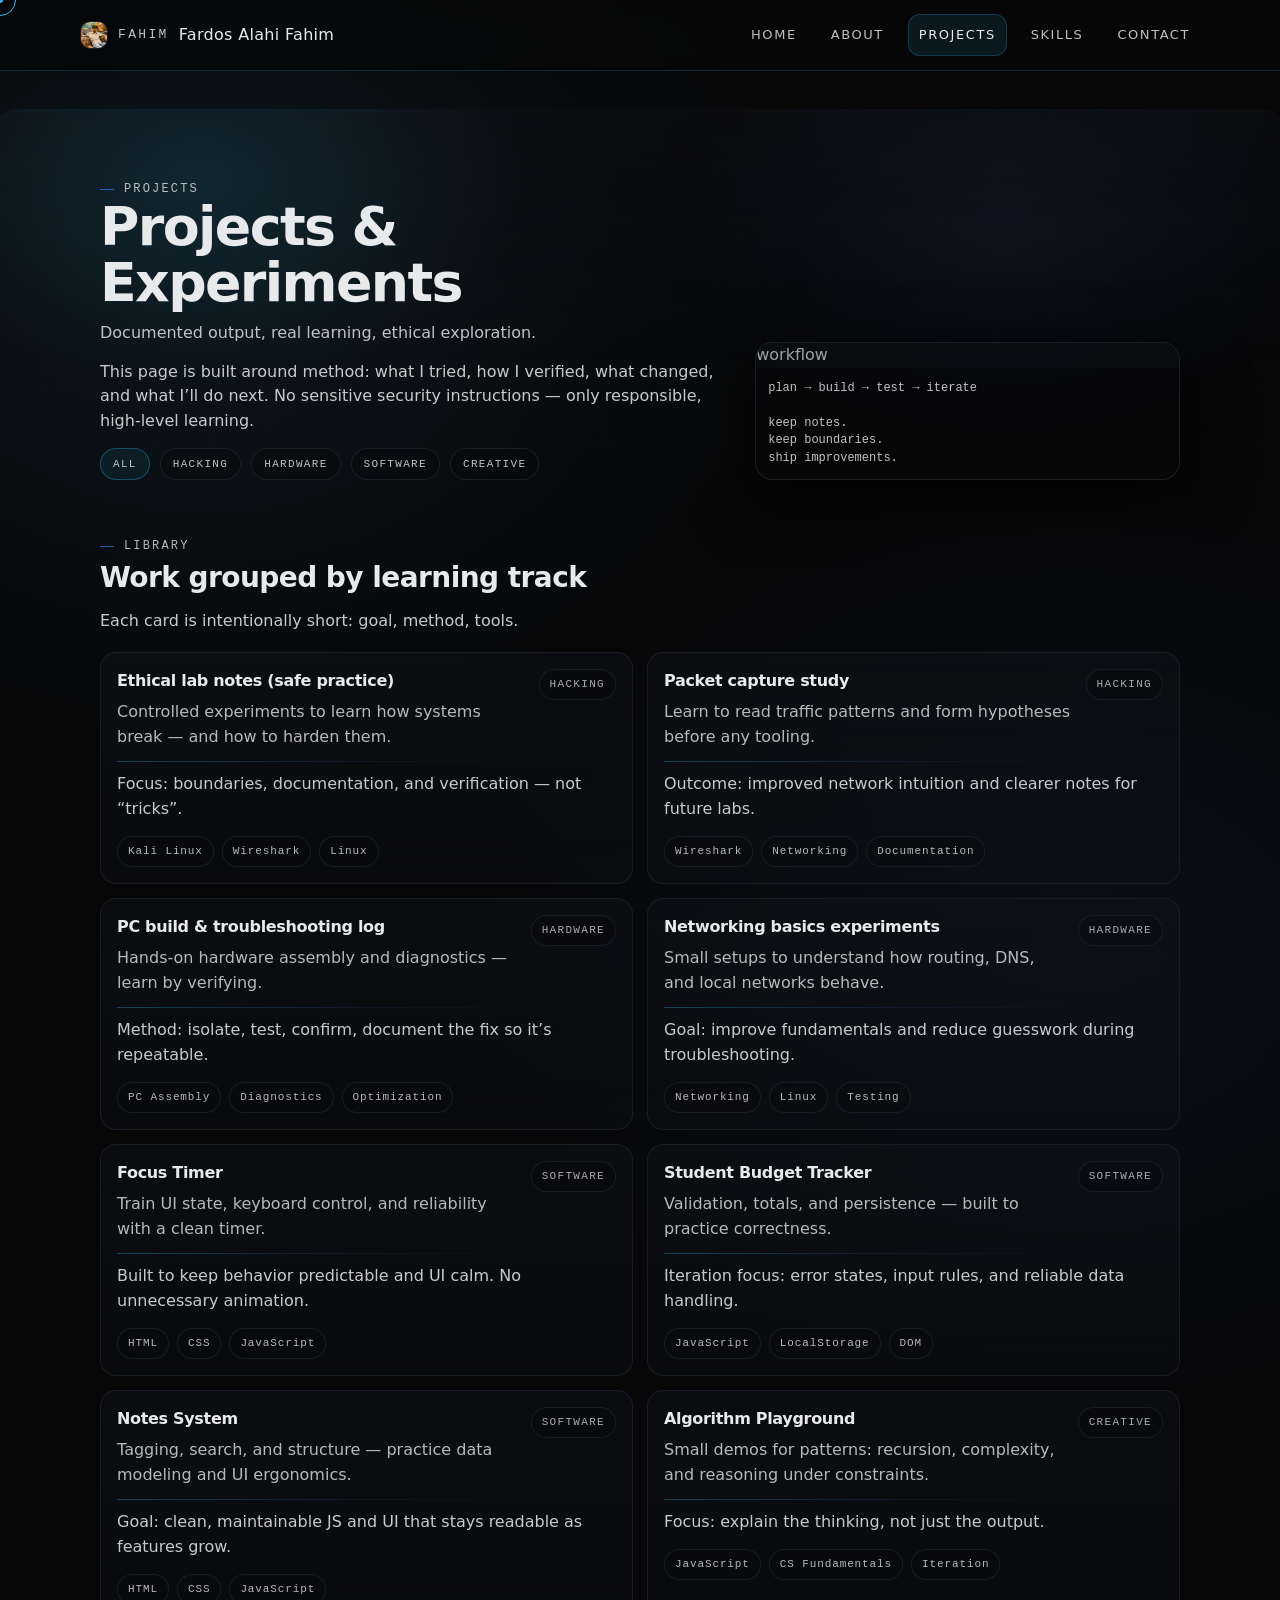
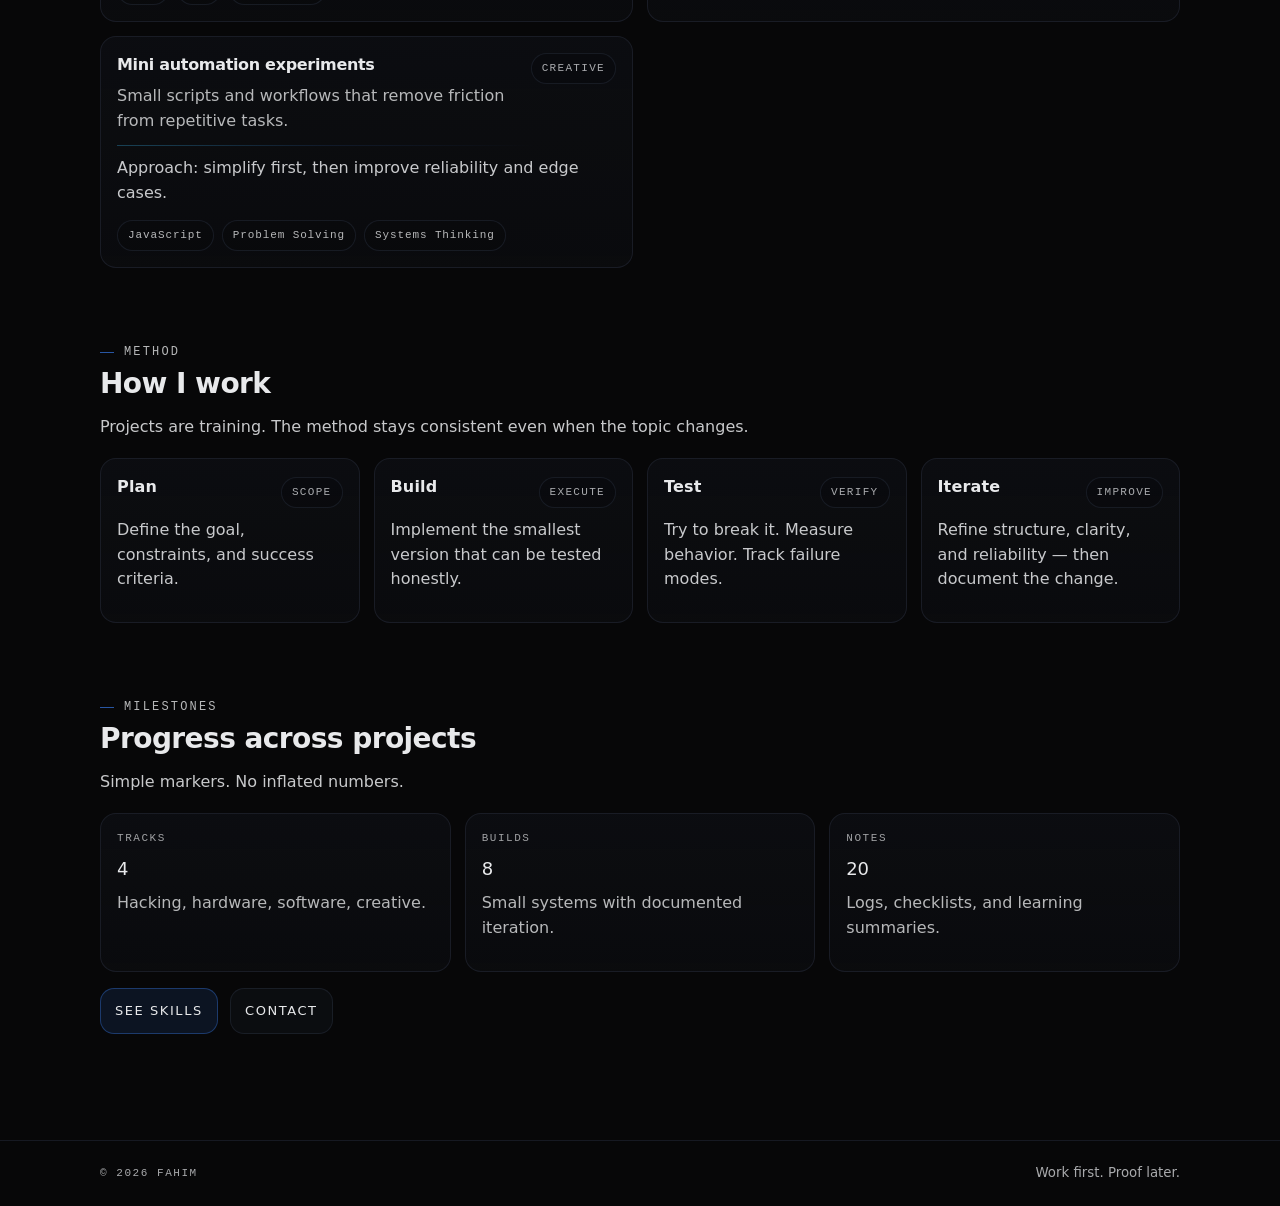
<file: projects.html>
<!doctype html>
<html lang="en">
<head>
  <meta charset="utf-8" />
  <meta name="viewport" content="width=device-width, initial-scale=1" />
  <meta name="theme-color" content="#070708" />
  <title>Projects | Fardos Alahi Fahim</title>
  <meta name="description" content="Projects by Fardos Alahi Fahim — practice and learning builds." />
  <meta name="robots" content="index,follow" />
  <meta name="author" content="Fardos Alahi Fahim" />
  <link rel="canonical" href="https://fardosalahifahim.github.io/fardosalahifahim/projects.html" />
  <link rel="icon" href="favicon.svg" type="image/svg+xml" />
  <link rel="manifest" href="site.webmanifest" />

  <meta property="og:type" content="website" />
  <meta property="og:site_name" content="Fardos Alahi Fahim" />
  <meta property="og:title" content="Projects | Fardos Alahi Fahim" />
  <meta property="og:description" content="Projects by Fardos Alahi Fahim — practice and learning builds." />
  <meta property="og:url" content="https://fardosalahifahim.github.io/fardosalahifahim/projects.html" />
  <meta property="og:image" content="https://fardosalahifahim.github.io/fardosalahifahim/assets/images/fahim.jpg" />
  <meta property="og:image:alt" content="Portrait of Fardos Alahi Fahim" />

  <meta name="twitter:card" content="summary_large_image" />
  <meta name="twitter:title" content="Projects | Fardos Alahi Fahim" />
  <meta name="twitter:description" content="Projects by Fardos Alahi Fahim — practice and learning builds." />
  <meta name="twitter:image" content="https://fardosalahifahim.github.io/fardosalahifahim/assets/images/fahim.jpg" />

  <script type="application/ld+json">{"@context":"https://schema.org","@graph":[{"@type":"Organization","@id":"#organization","name":"Fahim","url":"https://fardosalahifahim.github.io/fardosalahifahim/","logo":"https://fardosalahifahim.github.io/fardosalahifahim/assets/images/logo.svg"},{"@type":"WebSite","@id":"#website","url":"https://fardosalahifahim.github.io/fardosalahifahim/","name":"Fardos Alahi Fahim","publisher":{"@id":"#organization"}},{"@type":"WebPage","@id":"projects.html#webpage","url":"https://fardosalahifahim.github.io/fardosalahifahim/projects.html","name":"Projects | Fardos Alahi Fahim","isPartOf":{"@id":"#website"}},{"@type":"Person","@id":"#person","name":"Fardos Alahi Fahim","alternateName":"Fahim","url":"https://fardosalahifahim.github.io/fardosalahifahim/","image":"https://fardosalahifahim.github.io/fardosalahifahim/assets/images/fahim.jpg","sameAs":["https://github.com/fardosalahifahim","https://www.youtube.com/@fahimexora","https://www.facebook.com/fardosalahifahim"]}]}</script>
  <link rel="stylesheet" href="assets/css/style.css" />
</head>
<body class="projects-lab">
  <a class="skip-link" href="#content">Skip to content</a>

  <div class="cursor-dot" aria-hidden="true"></div>
  <div class="cursor-ring" aria-hidden="true"></div>

  <header class="site-header">
    <div class="container header-inner">
      <a class="brand" href="index.html" aria-label="Home">
        <span class="brand-avatar" aria-hidden="true">
          <img src="assets/images/fahim.jpg" alt="Fardos Alahi Fahim" loading="lazy" decoding="async" />
        </span>
        <span class="brand-mark">FAHIM</span>
        <span class="brand-name">Fardos Alahi Fahim</span>
      </a>

      <button class="nav-toggle" type="button" data-nav-toggle aria-expanded="false" aria-controls="site-nav">Menu</button>

      <nav id="site-nav" class="nav" data-nav aria-label="Primary">
        <a href="index.html">Home</a>
        <a href="about.html">About</a>
        <a href="projects.html" aria-current="page">Projects</a>
        <a href="skills.html">Skills</a>
        <a href="contact.html">Contact</a>
      </nav>
    </div>
  </header>

  <main id="content">
    <section class="projects-hero" data-reveal>
      <div class="container">
        <div class="projects-hero-inner">
          <div class="projects-hero-copy">
            <span class="kicker">Projects</span>
            <h1>Projects &amp; Experiments</h1>
            <p class="lead">Documented output, real learning, ethical exploration.</p>
            <p>
              This page is built around method: what I tried, how I verified, what changed, and what I’ll do next.
              No sensitive security instructions — only responsible, high-level learning.
            </p>

            <div class="filter-bar" role="group" aria-label="Filter projects" data-project-filters>
              <button class="chip" type="button" data-filter="all" aria-pressed="true" data-magnetic>All</button>
              <button class="chip" type="button" data-filter="hacking" aria-pressed="false" data-magnetic>Hacking</button>
              <button class="chip" type="button" data-filter="hardware" aria-pressed="false" data-magnetic>Hardware</button>
              <button class="chip" type="button" data-filter="software" aria-pressed="false" data-magnetic>Software</button>
              <button class="chip" type="button" data-filter="creative" aria-pressed="false" data-magnetic>Creative</button>
            </div>
          </div>

          <aside class="projects-hero-panel" aria-label="Working principle" data-reveal>
            <div class="terminal" aria-label="Process panel">
              <div class="terminal-bar">
                <span class="dot d1"></span><span class="dot d2"></span><span class="dot d3"></span>
                <span class="terminal-title">workflow</span>
              </div>
              <pre class="terminal-body"><code>plan → build → test → iterate&#10;&#10;keep notes.&#10;keep boundaries.&#10;ship improvements.</code></pre>
            </div>
          </aside>
        </div>
      </div>
    </section>

    <section class="section" data-reveal>
      <div class="container">
        <div class="section-header">
          <span class="kicker">Library</span>
          <h2>Work grouped by learning track</h2>
          <p>Each card is intentionally short: goal, method, tools.</p>
        </div>

        <div class="projects-grid" data-reveal aria-label="Projects list">
          <article class="project card" data-project data-tags="hacking">
            <div class="project-top">
              <div>
                <h3 class="project-title">Ethical lab notes (safe practice)</h3>
                <p class="project-sub">Controlled experiments to learn how systems break — and how to harden them.</p>
              </div>
              <span class="tag">Hacking</span>
            </div>
            <div class="project-rail" aria-hidden="true"></div>
            <p>Focus: boundaries, documentation, and verification — not “tricks”.</p>
            <div class="tech" aria-label="Tools">
              <span class="pill">Kali Linux</span>
              <span class="pill">Wireshark</span>
              <span class="pill">Linux</span>
            </div>
          </article>

          <article class="project card" data-project data-tags="hacking">
            <div class="project-top">
              <div>
                <h3 class="project-title">Packet capture study</h3>
                <p class="project-sub">Learn to read traffic patterns and form hypotheses before any tooling.</p>
              </div>
              <span class="tag">Hacking</span>
            </div>
            <div class="project-rail" aria-hidden="true"></div>
            <p>Outcome: improved network intuition and clearer notes for future labs.</p>
            <div class="tech" aria-label="Tools">
              <span class="pill">Wireshark</span>
              <span class="pill">Networking</span>
              <span class="pill">Documentation</span>
            </div>
          </article>

          <article class="project card" data-project data-tags="hardware">
            <div class="project-top">
              <div>
                <h3 class="project-title">PC build &amp; troubleshooting log</h3>
                <p class="project-sub">Hands-on hardware assembly and diagnostics — learn by verifying.</p>
              </div>
              <span class="tag">Hardware</span>
            </div>
            <div class="project-rail" aria-hidden="true"></div>
            <p>Method: isolate, test, confirm, document the fix so it’s repeatable.</p>
            <div class="tech" aria-label="Tools">
              <span class="pill">PC Assembly</span>
              <span class="pill">Diagnostics</span>
              <span class="pill">Optimization</span>
            </div>
          </article>

          <article class="project card" data-project data-tags="hardware">
            <div class="project-top">
              <div>
                <h3 class="project-title">Networking basics experiments</h3>
                <p class="project-sub">Small setups to understand how routing, DNS, and local networks behave.</p>
              </div>
              <span class="tag">Hardware</span>
            </div>
            <div class="project-rail" aria-hidden="true"></div>
            <p>Goal: improve fundamentals and reduce guesswork during troubleshooting.</p>
            <div class="tech" aria-label="Tools">
              <span class="pill">Networking</span>
              <span class="pill">Linux</span>
              <span class="pill">Testing</span>
            </div>
          </article>

          <article class="project card" data-project data-tags="software">
            <div class="project-top">
              <div>
                <h3 class="project-title">Focus Timer</h3>
                <p class="project-sub">Train UI state, keyboard control, and reliability with a clean timer.</p>
              </div>
              <span class="tag">Software</span>
            </div>
            <div class="project-rail" aria-hidden="true"></div>
            <p>Built to keep behavior predictable and UI calm. No unnecessary animation.</p>
            <div class="tech" aria-label="Technologies used">
              <span class="pill">HTML</span>
              <span class="pill">CSS</span>
              <span class="pill">JavaScript</span>
            </div>
          </article>

          <article class="project card" data-project data-tags="software">
            <div class="project-top">
              <div>
                <h3 class="project-title">Student Budget Tracker</h3>
                <p class="project-sub">Validation, totals, and persistence — built to practice correctness.</p>
              </div>
              <span class="tag">Software</span>
            </div>
            <div class="project-rail" aria-hidden="true"></div>
            <p>Iteration focus: error states, input rules, and reliable data handling.</p>
            <div class="tech" aria-label="Technologies used">
              <span class="pill">JavaScript</span>
              <span class="pill">LocalStorage</span>
              <span class="pill">DOM</span>
            </div>
          </article>

          <article class="project card" data-project data-tags="software">
            <div class="project-top">
              <div>
                <h3 class="project-title">Notes System</h3>
                <p class="project-sub">Tagging, search, and structure — practice data modeling and UI ergonomics.</p>
              </div>
              <span class="tag">Software</span>
            </div>
            <div class="project-rail" aria-hidden="true"></div>
            <p>Goal: clean, maintainable JS and UI that stays readable as features grow.</p>
            <div class="tech" aria-label="Technologies used">
              <span class="pill">HTML</span>
              <span class="pill">CSS</span>
              <span class="pill">JavaScript</span>
            </div>
          </article>

          <article class="project card" data-project data-tags="creative">
            <div class="project-top">
              <div>
                <h3 class="project-title">Algorithm Playground</h3>
                <p class="project-sub">Small demos for patterns: recursion, complexity, and reasoning under constraints.</p>
              </div>
              <span class="tag">Creative</span>
            </div>
            <div class="project-rail" aria-hidden="true"></div>
            <p>Focus: explain the thinking, not just the output.</p>
            <div class="tech" aria-label="Technologies used">
              <span class="pill">JavaScript</span>
              <span class="pill">CS Fundamentals</span>
              <span class="pill">Iteration</span>
            </div>
          </article>

          <article class="project card" data-project data-tags="creative">
            <div class="project-top">
              <div>
                <h3 class="project-title">Mini automation experiments</h3>
                <p class="project-sub">Small scripts and workflows that remove friction from repetitive tasks.</p>
              </div>
              <span class="tag">Creative</span>
            </div>
            <div class="project-rail" aria-hidden="true"></div>
            <p>Approach: simplify first, then improve reliability and edge cases.</p>
            <div class="tech" aria-label="Tools">
              <span class="pill">JavaScript</span>
              <span class="pill">Problem Solving</span>
              <span class="pill">Systems Thinking</span>
            </div>
          </article>
        </div>
      </div>
    </section>

    <section class="section" data-reveal>
      <div class="container">
        <div class="section-header">
          <span class="kicker">Method</span>
          <h2>How I work</h2>
          <p>Projects are training. The method stays consistent even when the topic changes.</p>
        </div>

        <div class="process-rail" data-reveal aria-label="Process">
          <div class="process-step card">
            <div class="card-title"><h3>Plan</h3><span class="tag">Scope</span></div>
            <p>Define the goal, constraints, and success criteria.</p>
          </div>
          <div class="process-step card">
            <div class="card-title"><h3>Build</h3><span class="tag">Execute</span></div>
            <p>Implement the smallest version that can be tested honestly.</p>
          </div>
          <div class="process-step card">
            <div class="card-title"><h3>Test</h3><span class="tag">Verify</span></div>
            <p>Try to break it. Measure behavior. Track failure modes.</p>
          </div>
          <div class="process-step card">
            <div class="card-title"><h3>Iterate</h3><span class="tag">Improve</span></div>
            <p>Refine structure, clarity, and reliability — then document the change.</p>
          </div>
        </div>
      </div>
    </section>

    <section class="section" data-reveal>
      <div class="container">
        <div class="section-header">
          <span class="kicker">Milestones</span>
          <h2>Progress across projects</h2>
          <p>Simple markers. No inflated numbers.</p>
        </div>

        <div class="milestone-strip" data-reveal aria-label="Milestone indicators">
          <div class="card milestone">
            <div class="milestone-k">Tracks</div>
            <div class="milestone-v" data-counter="true" data-count-to="4">0</div>
            <p class="milestone-d">Hacking, hardware, software, creative.</p>
          </div>
          <div class="card milestone">
            <div class="milestone-k">Builds</div>
            <div class="milestone-v" data-counter="true" data-count-to="8">0</div>
            <p class="milestone-d">Small systems with documented iteration.</p>
          </div>
          <div class="card milestone">
            <div class="milestone-k">Notes</div>
            <div class="milestone-v" data-counter="true" data-count-to="20">0</div>
            <p class="milestone-d">Logs, checklists, and learning summaries.</p>
          </div>
        </div>

        <div class="actions" data-reveal>
          <a class="btn primary" href="skills.html" data-magnetic>See Skills</a>
          <a class="btn" href="contact.html" data-magnetic>Contact</a>
        </div>
      </div>
    </section>
  </main>

  <footer class="site-footer">
    <div class="container footer-inner">
      <div class="footer-note">© <span id="year"></span> Fahim</div>
      <small>Work first. Proof later.</small>
    </div>
  </footer>

  <script src="assets/js/main.js" defer></script>
</body>
</html>
</file>
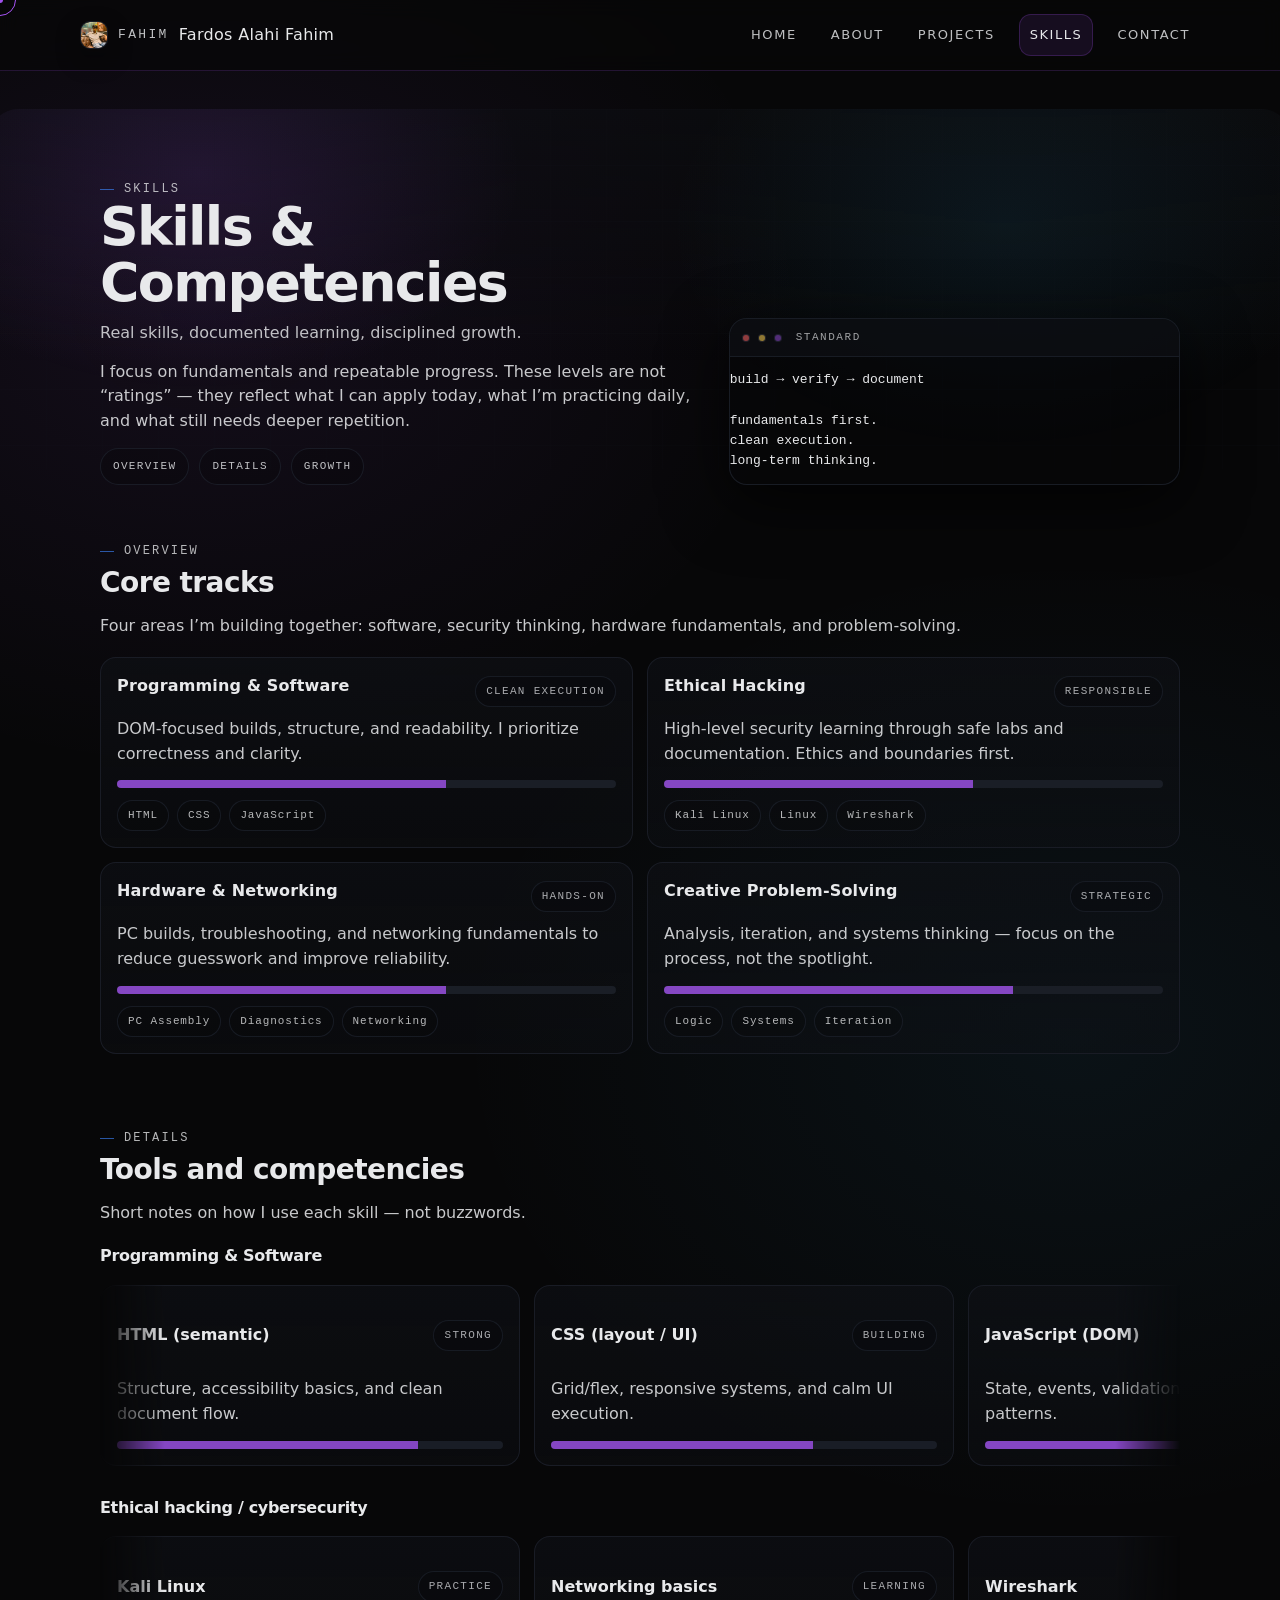
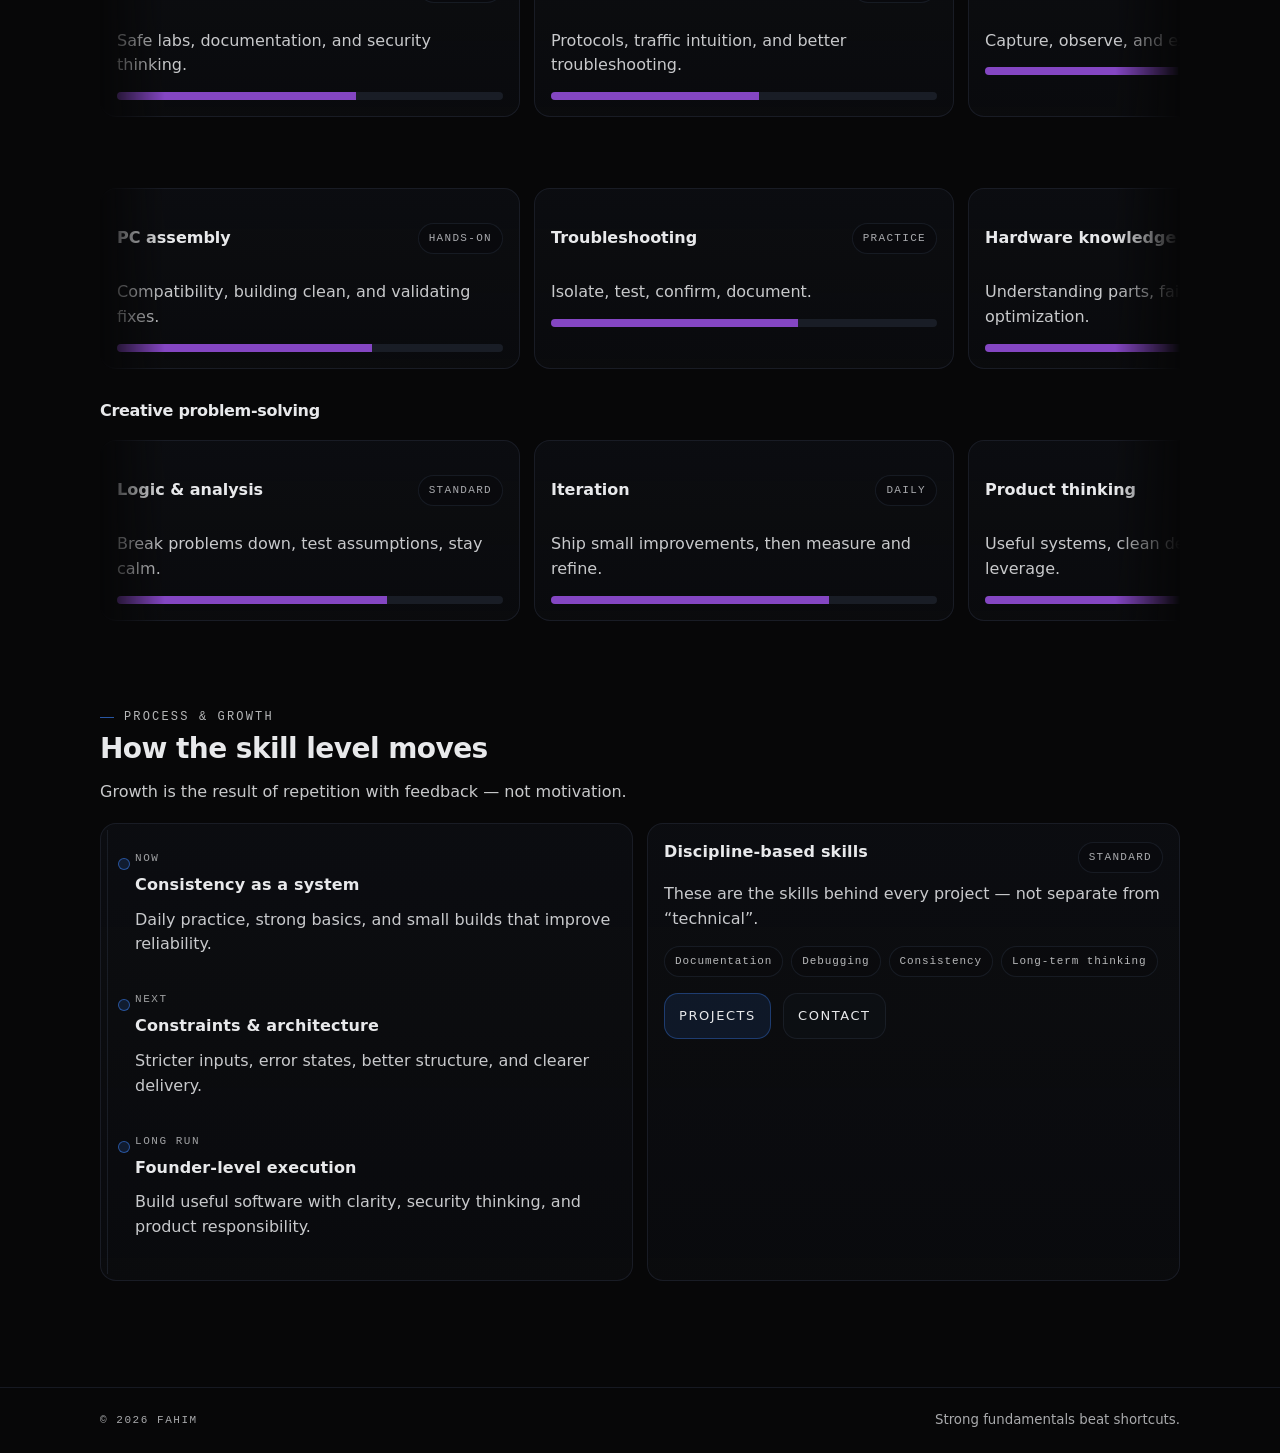
<file: skills.html>
<!doctype html>
<html lang="en">
<head>
  <meta charset="utf-8" />
  <meta name="viewport" content="width=device-width, initial-scale=1" />
  <meta name="theme-color" content="#070708" />
  <title>Skills | Fardos Alahi Fahim</title>
  <meta name="description" content="Skills of Fardos Alahi Fahim — honest levels, clean categories." />
  <meta name="robots" content="index,follow" />
  <meta name="author" content="Fardos Alahi Fahim" />
  <link rel="canonical" href="https://fardosalahifahim.github.io/fardosalahifahim/skills.html" />
  <link rel="icon" href="favicon.svg" type="image/svg+xml" />
  <link rel="manifest" href="site.webmanifest" />

  <meta property="og:type" content="website" />
  <meta property="og:site_name" content="Fardos Alahi Fahim" />
  <meta property="og:title" content="Skills | Fardos Alahi Fahim" />
  <meta property="og:description" content="Skills of Fardos Alahi Fahim — honest levels, clean categories." />
  <meta property="og:url" content="https://fardosalahifahim.github.io/fardosalahifahim/skills.html" />
  <meta property="og:image" content="https://fardosalahifahim.github.io/fardosalahifahim/assets/images/fahim.jpg" />
  <meta property="og:image:alt" content="Portrait of Fardos Alahi Fahim" />

  <meta name="twitter:card" content="summary_large_image" />
  <meta name="twitter:title" content="Skills | Fardos Alahi Fahim" />
  <meta name="twitter:description" content="Skills of Fardos Alahi Fahim — honest levels, clean categories." />
  <meta name="twitter:image" content="https://fardosalahifahim.github.io/fardosalahifahim/assets/images/fahim.jpg" />

  <script type="application/ld+json">{"@context":"https://schema.org","@graph":[{"@type":"Organization","@id":"#organization","name":"Fahim","url":"https://fardosalahifahim.github.io/fardosalahifahim/","logo":"https://fardosalahifahim.github.io/fardosalahifahim/assets/images/logo.svg"},{"@type":"WebSite","@id":"#website","url":"https://fardosalahifahim.github.io/fardosalahifahim/","name":"Fardos Alahi Fahim","publisher":{"@id":"#organization"}},{"@type":"WebPage","@id":"skills.html#webpage","url":"https://fardosalahifahim.github.io/fardosalahifahim/skills.html","name":"Skills | Fardos Alahi Fahim","isPartOf":{"@id":"#website"}},{"@type":"Person","@id":"#person","name":"Fardos Alahi Fahim","alternateName":"Fahim","url":"https://fardosalahifahim.github.io/fardosalahifahim/","image":"https://fardosalahifahim.github.io/fardosalahifahim/assets/images/fahim.jpg","sameAs":["https://github.com/fardosalahifahim","https://www.youtube.com/@fahimexora","https://www.facebook.com/fardosalahifahim"]}]}</script>
  <link rel="stylesheet" href="assets/css/style.css" />
</head>
<body class="skills-matrix">
  <a class="skip-link" href="#content">Skip to content</a>

  <div class="cursor-dot" aria-hidden="true"></div>
  <div class="cursor-ring" aria-hidden="true"></div>

  <header class="site-header">
    <div class="container header-inner">
      <a class="brand" href="index.html" aria-label="Home">
        <span class="brand-avatar" aria-hidden="true">
          <img src="assets/images/fahim.jpg" alt="Fardos Alahi Fahim" loading="lazy" decoding="async" />
        </span>
        <span class="brand-mark">FAHIM</span>
        <span class="brand-name">Fardos Alahi Fahim</span>
      </a>

      <button class="nav-toggle" type="button" data-nav-toggle aria-expanded="false" aria-controls="site-nav">Menu</button>

      <nav id="site-nav" class="nav" data-nav aria-label="Primary">
        <a href="index.html">Home</a>
        <a href="about.html">About</a>
        <a href="projects.html">Projects</a>
        <a href="skills.html" aria-current="page">Skills</a>
        <a href="contact.html">Contact</a>
      </nav>
    </div>
  </header>

  <main id="content">
    <section class="skills-hero" data-reveal>
      <div class="container">
        <div class="skills-hero-inner">
          <div class="skills-hero-copy">
            <span class="kicker">Skills</span>
            <h1>Skills &amp; Competencies</h1>
            <p class="lead">Real skills, documented learning, disciplined growth.</p>
            <p>
              I focus on fundamentals and repeatable progress. These levels are not “ratings” — they reflect what I can apply today,
              what I’m practicing daily, and what still needs deeper repetition.
            </p>

            <div class="skills-jump" aria-label="Jump links" data-reveal>
              <a class="chip" href="#overview" data-magnetic>Overview</a>
              <a class="chip" href="#details" data-magnetic>Details</a>
              <a class="chip" href="#growth" data-magnetic>Growth</a>
            </div>
          </div>

          <aside class="skills-hero-panel" aria-label="Competency note" data-reveal>
            <div class="terminal" aria-label="Skill philosophy">
              <div class="terminal-bar">
                <span class="dot d1"></span><span class="dot d2"></span><span class="dot d3"></span>
                <span class="terminal-title">standard</span>
              </div>
              <pre class="terminal-body"><code>build → verify → document&#10;&#10;fundamentals first.&#10;clean execution.&#10;long-term thinking.</code></pre>
            </div>
          </aside>
        </div>
      </div>
    </section>

    <section class="section" id="overview" data-reveal>
      <div class="container">
        <div class="section-header">
          <span class="kicker">Overview</span>
          <h2>Core tracks</h2>
          <p>Four areas I’m building together: software, security thinking, hardware fundamentals, and problem-solving.</p>
        </div>

        <div class="grid two skills-overview" data-reveal>
          <article class="card skill-track" data-track="software">
            <div class="card-title">
              <h3>Programming &amp; Software</h3>
              <span class="tag">Clean execution</span>
            </div>
            <p>DOM-focused builds, structure, and readability. I prioritize correctness and clarity.</p>
            <div class="meter" data-level="66"><span></span></div>
            <div class="tech" aria-label="Focus areas">
              <span class="pill">HTML</span>
              <span class="pill">CSS</span>
              <span class="pill">JavaScript</span>
            </div>
          </article>

          <article class="card skill-track" data-track="hacking">
            <div class="card-title">
              <h3>Ethical Hacking</h3>
              <span class="tag">Responsible</span>
            </div>
            <p>High-level security learning through safe labs and documentation. Ethics and boundaries first.</p>
            <div class="meter" data-level="62"><span></span></div>
            <div class="tech" aria-label="Tools">
              <span class="pill">Kali Linux</span>
              <span class="pill">Linux</span>
              <span class="pill">Wireshark</span>
            </div>
          </article>

          <article class="card skill-track" data-track="hardware">
            <div class="card-title">
              <h3>Hardware &amp; Networking</h3>
              <span class="tag">Hands-on</span>
            </div>
            <p>PC builds, troubleshooting, and networking fundamentals to reduce guesswork and improve reliability.</p>
            <div class="meter" data-level="66"><span></span></div>
            <div class="tech" aria-label="Areas">
              <span class="pill">PC Assembly</span>
              <span class="pill">Diagnostics</span>
              <span class="pill">Networking</span>
            </div>
          </article>

          <article class="card skill-track" data-track="creative">
            <div class="card-title">
              <h3>Creative Problem-Solving</h3>
              <span class="tag">Strategic</span>
            </div>
            <p>Analysis, iteration, and systems thinking — focus on the process, not the spotlight.</p>
            <div class="meter" data-level="70"><span></span></div>
            <div class="tech" aria-label="Traits">
              <span class="pill">Logic</span>
              <span class="pill">Systems</span>
              <span class="pill">Iteration</span>
            </div>
          </article>
        </div>
      </div>
    </section>

    <section class="section" id="details" data-reveal>
      <div class="container">
        <div class="section-header">
          <span class="kicker">Details</span>
          <h2>Tools and competencies</h2>
          <p>Short notes on how I use each skill — not buzzwords.</p>
        </div>

        <h3 class="skill-heading" data-reveal>Programming &amp; Software</h3>
        <div class="skill-strip" data-reveal aria-label="Programming skills">
          <article class="card skill-item">
            <div class="card-title"><h4>HTML (semantic)</h4><span class="tag">Strong</span></div>
            <p>Structure, accessibility basics, and clean document flow.</p>
            <div class="meter" data-level="78"><span></span></div>
          </article>
          <article class="card skill-item">
            <div class="card-title"><h4>CSS (layout / UI)</h4><span class="tag">Building</span></div>
            <p>Grid/flex, responsive systems, and calm UI execution.</p>
            <div class="meter" data-level="68"><span></span></div>
          </article>
          <article class="card skill-item">
            <div class="card-title"><h4>JavaScript (DOM)</h4><span class="tag">Building</span></div>
            <p>State, events, validation, and maintainable patterns.</p>
            <div class="meter" data-level="64"><span></span></div>
          </article>
          <article class="card skill-item">
            <div class="card-title"><h4>Accessibility</h4><span class="tag">Improving</span></div>
            <p>Keyboard flow, focus styles, semantic decisions.</p>
            <div class="meter" data-level="52"><span></span></div>
          </article>
        </div>

        <h3 class="skill-heading" data-reveal>Ethical hacking / cybersecurity</h3>
        <div class="skill-strip" data-reveal aria-label="Security skills">
          <article class="card skill-item">
            <div class="card-title"><h4>Kali Linux</h4><span class="tag">Practice</span></div>
            <p>Safe labs, documentation, and security thinking.</p>
            <div class="meter" data-level="62"><span></span></div>
          </article>
          <article class="card skill-item">
            <div class="card-title"><h4>Networking basics</h4><span class="tag">Learning</span></div>
            <p>Protocols, traffic intuition, and better troubleshooting.</p>
            <div class="meter" data-level="54"><span></span></div>
          </article>
          <article class="card skill-item">
            <div class="card-title"><h4>Wireshark</h4><span class="tag">Learning</span></div>
            <p>Capture, observe, and explain what happened.</p>
            <div class="meter" data-level="50"><span></span></div>
          </article>
        </div>

        <h3 class="skill-heading" data-reveal>Hardware &amp; networking</h3>
        <div class="skill-strip" data-reveal aria-label="Hardware skills">
          <article class="card skill-item">
            <div class="card-title"><h4>PC assembly</h4><span class="tag">Hands-on</span></div>
            <p>Compatibility, building clean, and validating fixes.</p>
            <div class="meter" data-level="66"><span></span></div>
          </article>
          <article class="card skill-item">
            <div class="card-title"><h4>Troubleshooting</h4><span class="tag">Practice</span></div>
            <p>Isolate, test, confirm, document.</p>
            <div class="meter" data-level="64"><span></span></div>
          </article>
          <article class="card skill-item">
            <div class="card-title"><h4>Hardware knowledge</h4><span class="tag">Building</span></div>
            <p>Understanding parts, failure modes, and optimization.</p>
            <div class="meter" data-level="60"><span></span></div>
          </article>
        </div>

        <h3 class="skill-heading" data-reveal>Creative problem-solving</h3>
        <div class="skill-strip" data-reveal aria-label="Creative skills">
          <article class="card skill-item">
            <div class="card-title"><h4>Logic &amp; analysis</h4><span class="tag">Standard</span></div>
            <p>Break problems down, test assumptions, stay calm.</p>
            <div class="meter" data-level="70"><span></span></div>
          </article>
          <article class="card skill-item">
            <div class="card-title"><h4>Iteration</h4><span class="tag">Daily</span></div>
            <p>Ship small improvements, then measure and refine.</p>
            <div class="meter" data-level="72"><span></span></div>
          </article>
          <article class="card skill-item">
            <div class="card-title"><h4>Product thinking</h4><span class="tag">Building</span></div>
            <p>Useful systems, clean delivery, long-term leverage.</p>
            <div class="meter" data-level="58"><span></span></div>
          </article>
        </div>
      </div>
    </section>

    <section class="section" id="growth" data-reveal>
      <div class="container">
        <div class="section-header">
          <span class="kicker">Process &amp; growth</span>
          <h2>How the skill level moves</h2>
          <p>Growth is the result of repetition with feedback — not motivation.</p>
        </div>

        <div class="grid two" data-reveal>
          <div class="card timeline" aria-label="Growth timeline">
            <div class="t-item">
              <time>Now</time>
              <h3>Consistency as a system</h3>
              <p>Daily practice, strong basics, and small builds that improve reliability.</p>
            </div>
            <div class="t-item">
              <time>Next</time>
              <h3>Constraints &amp; architecture</h3>
              <p>Stricter inputs, error states, better structure, and clearer delivery.</p>
            </div>
            <div class="t-item">
              <time>Long run</time>
              <h3>Founder-level execution</h3>
              <p>Build useful software with clarity, security thinking, and product responsibility.</p>
            </div>
          </div>

          <article class="card" aria-label="Professional skills">
            <div class="card-title">
              <h3>Discipline-based skills</h3>
              <span class="tag">Standard</span>
            </div>
            <p>These are the skills behind every project — not separate from “technical”.</p>
            <div class="tech" aria-label="Traits">
              <span class="pill">Documentation</span>
              <span class="pill">Debugging</span>
              <span class="pill">Consistency</span>
              <span class="pill">Long-term thinking</span>
            </div>
            <div class="actions">
              <a class="btn primary" href="projects.html" data-magnetic>Projects</a>
              <a class="btn" href="contact.html" data-magnetic>Contact</a>
            </div>
          </article>
        </div>
      </div>
    </section>
  </main>

  <footer class="site-footer">
    <div class="container footer-inner">
      <div class="footer-note">© <span id="year"></span> Fahim</div>
      <small>Strong fundamentals beat shortcuts.</small>
    </div>
  </footer>

  <script src="assets/js/main.js" defer></script>
</body>
</html>
</file>
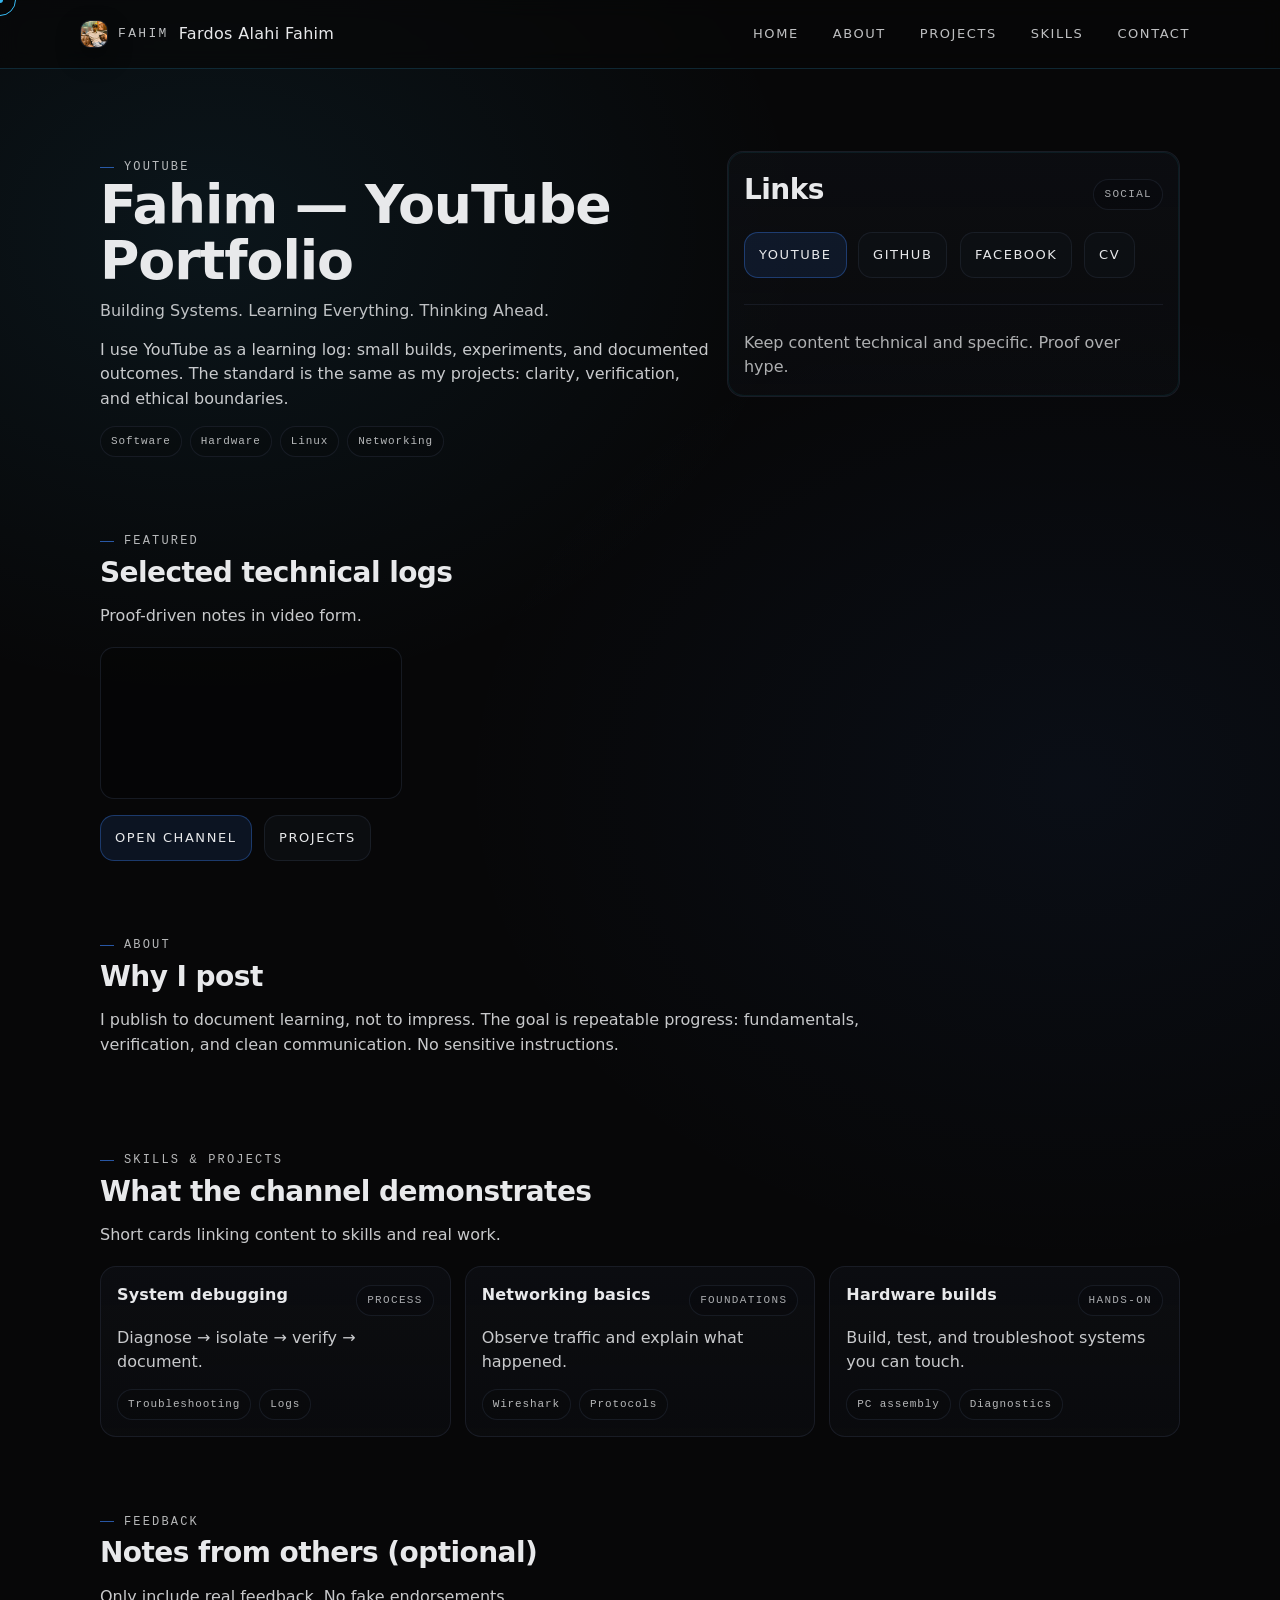
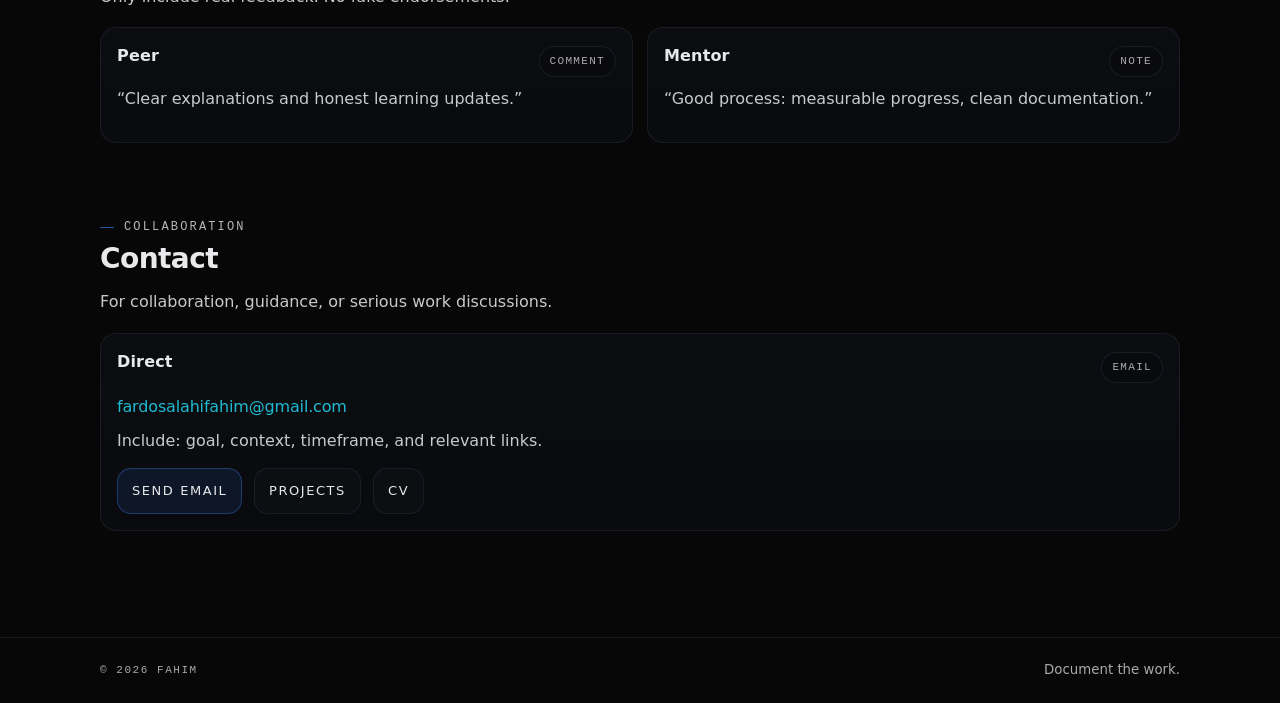
<file: youtube.html>
<!doctype html>
<html lang="en">
<head>
  <meta charset="utf-8" />
  <meta name="viewport" content="width=device-width, initial-scale=1" />
  <meta name="theme-color" content="#070708" />
  <title>YouTube | Fardos Alahi Fahim</title>
  <meta name="description" content="YouTube — learning log and technical documentation." />
  <meta name="robots" content="index,follow" />
  <meta name="author" content="Fardos Alahi Fahim" />
  <link rel="canonical" href="https://fardosalahifahim.github.io/fardosalahifahim/youtube.html" />
  <link rel="icon" href="favicon.svg" type="image/svg+xml" />
  <link rel="manifest" href="site.webmanifest" />

  <meta property="og:type" content="website" />
  <meta property="og:site_name" content="Fardos Alahi Fahim" />
  <meta property="og:title" content="YouTube | Fardos Alahi Fahim" />
  <meta property="og:description" content="YouTube — learning log and technical documentation." />
  <meta property="og:url" content="https://fardosalahifahim.github.io/fardosalahifahim/youtube.html" />
  <meta property="og:image" content="https://fardosalahifahim.github.io/fardosalahifahim/assets/images/fahim.jpg" />
  <meta property="og:image:alt" content="Portrait of Fardos Alahi Fahim" />

  <meta name="twitter:card" content="summary_large_image" />
  <meta name="twitter:title" content="YouTube | Fardos Alahi Fahim" />
  <meta name="twitter:description" content="YouTube — learning log and technical documentation." />
  <meta name="twitter:image" content="https://fardosalahifahim.github.io/fardosalahifahim/assets/images/fahim.jpg" />

  <script type="application/ld+json">{"@context":"https://schema.org","@graph":[{"@type":"Organization","@id":"#organization","name":"Fahim","url":"https://fardosalahifahim.github.io/fardosalahifahim/","logo":"https://fardosalahifahim.github.io/fardosalahifahim/assets/images/logo.svg"},{"@type":"WebSite","@id":"#website","url":"https://fardosalahifahim.github.io/fardosalahifahim/","name":"Fardos Alahi Fahim","publisher":{"@id":"#organization"}},{"@type":"WebPage","@id":"youtube.html#webpage","url":"https://fardosalahifahim.github.io/fardosalahifahim/youtube.html","name":"YouTube | Fardos Alahi Fahim","isPartOf":{"@id":"#website"}},{"@type":"Person","@id":"#person","name":"Fardos Alahi Fahim","alternateName":"Fahim","url":"https://fardosalahifahim.github.io/fardosalahifahim/","image":"https://fardosalahifahim.github.io/fardosalahifahim/assets/images/fahim.jpg","sameAs":["https://github.com/fardosalahifahim","https://www.youtube.com/@fahimexora","https://www.facebook.com/fardosalahifahim"]}]}</script>
  <link rel="stylesheet" href="assets/css/style.css" />
</head>
<body class="projects-lab">
  <a class="skip-link" href="#content">Skip to content</a>

  <div class="cursor-dot" aria-hidden="true"></div>
  <div class="cursor-ring" aria-hidden="true"></div>

  <header class="site-header">
    <div class="container header-inner">
      <a class="brand" href="index.html" aria-label="Home">
        <span class="brand-avatar" aria-hidden="true">
          <img src="assets/images/fahim.jpg" alt="Fardos Alahi Fahim" loading="lazy" decoding="async" />
        </span>
        <span class="brand-mark">FAHIM</span>
        <span class="brand-name">Fardos Alahi Fahim</span>
      </a>

      <button class="nav-toggle" type="button" data-nav-toggle aria-expanded="false" aria-controls="site-nav">Menu</button>

      <nav id="site-nav" class="nav" data-nav aria-label="Primary">
        <a href="index.html">Home</a>
        <a href="about.html">About</a>
        <a href="projects.html">Projects</a>
        <a href="skills.html">Skills</a>
        <a href="contact.html">Contact</a>
      </nav>
    </div>
  </header>

  <main id="content" class="yt-page">
    <section class="section" data-reveal>
      <div class="container">
        <div class="yt-head" data-reveal aria-label="YouTube portfolio header">
          <div class="yt-head-main">
            <span class="kicker">YouTube</span>
            <h1>Fahim — YouTube Portfolio</h1>
            <p class="lead">Building Systems. Learning Everything. Thinking Ahead.</p>
            <p>
              I use YouTube as a learning log: small builds, experiments, and documented outcomes.
              The standard is the same as my projects: clarity, verification, and ethical boundaries.
            </p>

            <div class="tech" aria-label="Focus">
              <span class="pill">Software</span>
              <span class="pill">Hardware</span>
              <span class="pill">Linux</span>
              <span class="pill">Networking</span>
            </div>
          </div>

          <aside class="card yt-links" aria-label="Social links" data-reveal>
            <div class="card-title"><h2>Links</h2><span class="tag">Social</span></div>
            <div class="actions">
              <a class="btn primary" href="https://www.youtube.com/@fahimexora" data-magnetic>YouTube</a>
              <a class="btn" href="https://github.com/fardosalahifahim" data-magnetic>GitHub</a>
              <a class="btn" href="https://www.facebook.com/fardosalahifahim" data-magnetic>Facebook</a>
              <a class="btn" href="cv.html" data-magnetic>CV</a>
            </div>
            <hr />
            <p class="yt-note">Keep content technical and specific. Proof over hype.</p>
          </aside>
        </div>
      </div>
    </section>

    <section class="section" id="featured" data-reveal>
      <div class="container">
        <div class="section-header">
          <span class="kicker">Featured</span>
          <h2>Selected technical logs</h2>
          <p>Proof-driven notes in video form.</p>
        </div>

        <div class="video-grid compact" data-reveal data-random-videos data-count="3" aria-label="Selected technical logs"></div>

        <div class="actions" data-reveal>
          <a class="btn primary" href="https://www.youtube.com/@fahimexora" data-magnetic>Open channel</a>
          <a class="btn" href="projects.html" data-magnetic>Projects</a>
        </div>
      </div>
    </section>

    <section class="section" id="about" data-reveal>
      <div class="container">
        <div class="section-header">
          <span class="kicker">About</span>
          <h2>Why I post</h2>
          <p>
            I publish to document learning, not to impress. The goal is repeatable progress: fundamentals, verification,
            and clean communication. No sensitive instructions.
          </p>
        </div>
      </div>
    </section>

    <section class="section" id="showcase" data-reveal>
      <div class="container">
        <div class="section-header">
          <span class="kicker">Skills &amp; projects</span>
          <h2>What the channel demonstrates</h2>
          <p>Short cards linking content to skills and real work.</p>
        </div>

        <div class="grid three" data-reveal aria-label="Skills and projects showcase">
          <article class="card">
            <div class="card-title"><h3>System debugging</h3><span class="tag">Process</span></div>
            <p>Diagnose → isolate → verify → document.</p>
            <div class="tech" aria-label="Topics"><span class="pill">Troubleshooting</span><span class="pill">Logs</span></div>
          </article>
          <article class="card">
            <div class="card-title"><h3>Networking basics</h3><span class="tag">Foundations</span></div>
            <p>Observe traffic and explain what happened.</p>
            <div class="tech" aria-label="Topics"><span class="pill">Wireshark</span><span class="pill">Protocols</span></div>
          </article>
          <article class="card">
            <div class="card-title"><h3>Hardware builds</h3><span class="tag">Hands-on</span></div>
            <p>Build, test, and troubleshoot systems you can touch.</p>
            <div class="tech" aria-label="Topics"><span class="pill">PC assembly</span><span class="pill">Diagnostics</span></div>
          </article>
        </div>
      </div>
    </section>

    <section class="section" id="testimonials" data-reveal>
      <div class="container">
        <div class="section-header">
          <span class="kicker">Feedback</span>
          <h2>Notes from others (optional)</h2>
          <p>Only include real feedback. No fake endorsements.</p>
        </div>

        <div class="grid two" data-reveal aria-label="Testimonials">
          <article class="card">
            <div class="card-title"><h3>Peer</h3><span class="tag">Comment</span></div>
            <p>“Clear explanations and honest learning updates.”</p>
          </article>
          <article class="card">
            <div class="card-title"><h3>Mentor</h3><span class="tag">Note</span></div>
            <p>“Good process: measurable progress, clean documentation.”</p>
          </article>
        </div>
      </div>
    </section>

    <section class="section" id="contact" data-reveal>
      <div class="container">
        <div class="section-header">
          <span class="kicker">Collaboration</span>
          <h2>Contact</h2>
          <p>For collaboration, guidance, or serious work discussions.</p>
        </div>

        <div class="grid" data-reveal>
          <aside class="card" aria-label="Contact details">
            <div class="card-title"><h3>Direct</h3><span class="tag">Email</span></div>
            <p class="yt-email-line"><a href="mailto:fardosalahifahim@gmail.com">fardosalahifahim@gmail.com</a></p>
            <p>Include: goal, context, timeframe, and relevant links.</p>
            <div class="actions">
              <a class="btn primary" href="mailto:fardosalahifahim@gmail.com" data-magnetic>Send email</a>
              <a class="btn" href="projects.html" data-magnetic>Projects</a>
              <a class="btn" href="cv.html" data-magnetic>CV</a>
            </div>
          </aside>
        </div>
      </div>
    </section>
  </main>

  <footer class="site-footer">
    <div class="container footer-inner">
      <div class="footer-note">© <span id="year"></span> Fahim</div>
      <small>Document the work.</small>
    </div>
  </footer>

  <script src="assets/js/main.js" defer></script>
</body>
</html>
</file>
<file: assets/css/style.css>
/* Core theme */
:root{
  --bg:#070708;
  --bg-2:#0b0c0f;
  --panel:#0f1116;
  --text:#e8e9eb;
  --muted:#a3a6ad;
  --line:#1b1f28;
  --accent:#3b82f6;

  --shadow:0 14px 40px rgba(0,0,0,.55);
  --radius:16px;
  --max:1120px;

  --font:ui-sans-serif, system-ui, -apple-system, "Segoe UI", Roboto, Arial, "Noto Sans", "Apple Color Emoji", "Segoe UI Emoji";
  --mono:ui-monospace, SFMono-Regular, Menlo, Monaco, Consolas, "Liberation Mono", "Courier New", monospace;
}

*{box-sizing:border-box}
html{scroll-behavior:smooth}
body{
  margin:0;
  font-family:var(--font);
  color:var(--text);
  background:radial-gradient(1000px 700px at 20% 10%, rgba(59,130,246,.08), transparent 60%),
             radial-gradient(1200px 900px at 85% 40%, rgba(59,130,246,.06), transparent 55%),
             var(--bg);
  line-height:1.55;
}

body.home-neo{
  --accent:#22d3ee;
  background:radial-gradient(900px 700px at 15% 5%, rgba(34,211,238,.09), transparent 58%),
             radial-gradient(900px 700px at 85% 40%, rgba(168,85,247,.06), transparent 62%),
             radial-gradient(1200px 900px at 55% 85%, rgba(34,211,238,.05), transparent 60%),
             var(--bg);
}

body.about-luxe{
  --accent:#7c3aed;
  background:radial-gradient(1000px 780px at 18% 8%, rgba(124,58,237,.08), transparent 60%),
             radial-gradient(900px 700px at 78% 36%, rgba(59,130,246,.05), transparent 58%),
             var(--bg);
}

body.projects-lab{
  --accent:#38bdf8;
  background:radial-gradient(1000px 780px at 16% 10%, rgba(56,189,248,.08), transparent 60%),
             radial-gradient(1000px 780px at 84% 34%, rgba(59,130,246,.06), transparent 62%),
             var(--bg);
}

body.skills-matrix{
  --accent:#a855f7;
  background:radial-gradient(1000px 780px at 16% 10%, rgba(168,85,247,.08), transparent 60%),
             radial-gradient(1000px 780px at 84% 34%, rgba(56,189,248,.06), transparent 62%),
             var(--bg);
}

body.contact-signal{
  --accent:#22d3ee;
  background:radial-gradient(1000px 780px at 16% 10%, rgba(34,211,238,.08), transparent 60%),
             radial-gradient(1000px 780px at 84% 34%, rgba(168,85,247,.06), transparent 62%),
             var(--bg);
}

@media (prefers-reduced-motion: reduce){
  html{scroll-behavior:auto}
  *{animation-duration:.001ms !important; animation-iteration-count:1 !important; transition-duration:.001ms !important; scroll-behavior:auto !important}
}

/* Accessibility */
.skip-link{
  position:absolute;
  left:12px;
  top:12px;
  padding:10px 12px;
  border:1px solid var(--line);
  background:rgba(15,17,22,.95);
  a{color:var(--accent); text-decoration:none; transition:color .18s ease, text-decoration .18s ease}
  a:hover{color:rgba(124,58,237,.84); text-decoration:underline}
  transform:translateY(-140%);
  transition:transform .18s ease;
  border-radius:12px;
  z-index:1000;
}
.skip-link:focus{transform:translateY(0)}

:focus-visible{outline:2px solid var(--accent); outline-offset:3px}

/* Layout */
.container{max-width:var(--max); margin:0 auto; padding:0 20px}

.site-header{
  position:sticky;
  top:0;
  z-index:50;
  background:rgba(7,7,8,.72);
  border-bottom:1px solid rgba(27,31,40,.6);
  backdrop-filter:blur(10px);
}

body.home-neo .site-header{
  background:rgba(7,7,8,.62);
  border-bottom:1px solid rgba(34,211,238,.18);
}
body.projects-lab .site-header{
  background:rgba(7,7,8,.62);
  border-bottom:1px solid rgba(56,189,248,.18);
}
body.skills-matrix .site-header{
  background:rgba(7,7,8,.62);
  border-bottom:1px solid rgba(168,85,247,.18);
}
body.contact-signal .site-header{
  background:rgba(7,7,8,.62);
  border-bottom:1px solid rgba(34,211,238,.18);
}
.header-inner{
  display:flex;
  align-items:center;
  justify-content:space-between;
  padding:14px 0;
  gap:18px;
}

.brand{
  display:flex;
  align-items:center;
  gap:10px;
  text-decoration:none;
  color:var(--text);
}
.brand-avatar{
  width:28px;
  height:28px;
  border-radius:10px;
  overflow:hidden;
  border:1px solid rgba(27,31,40,.9);
  background:rgba(15,17,22,.75);
  box-shadow:0 10px 24px rgba(0,0,0,.4);
  flex:0 0 auto;
}
.brand-avatar img{
  width:100%;
  height:100%;
  object-fit:cover;
  display:block;
}
.brand-mark{
  font-family:var(--mono);
  font-size:13px;
  letter-spacing:.18em;
  text-transform:uppercase;
  color:rgba(232,233,235,.82);
}
.brand-name{
  font-size:16px;
  letter-spacing:.02em;
}

.nav{
  display:flex;
  gap:14px;
  align-items:center;
}
.nav a{
  text-decoration:none;
  color:rgba(232,233,235,.82);
  font-size:13px;
  letter-spacing:.12em;
  text-transform:uppercase;
  padding:10px 10px;
  border-radius:12px;
  transition:background .18s ease, color .18s ease;
}
.nav a:hover{background:rgba(15,17,22,.75); color:var(--text)}
.nav a[aria-current="page"]{
  background:rgba(59,130,246,.12);
  color:var(--text);
  border:1px solid rgba(59,130,246,.26);
}

body.projects-lab .nav a[aria-current="page"]{background:rgba(56,189,248,.10); border-color:rgba(56,189,248,.22)}
body.skills-matrix .nav a[aria-current="page"]{background:rgba(168,85,247,.10); border-color:rgba(168,85,247,.22)}
body.contact-signal .nav a[aria-current="page"]{background:rgba(34,211,238,.10); border-color:rgba(34,211,238,.22)}

.nav-toggle{
  display:none;
  border:1px solid var(--line);
  background:rgba(15,17,22,.7);
  color:var(--text);
  padding:10px 12px;
  border-radius:12px;
}

main{padding:48px 0 72px}

body.home-neo main{padding:0 0 72px}

.section{padding:34px 0}
.section-header{margin-bottom:18px}

body.about-luxe .section{padding:44px 0}
body.about-luxe .section-header{margin-bottom:22px}

body.about-luxe .section-header h1{
  letter-spacing:-.04em;
  line-height:1.02;
  margin:8px 0 10px;
}
body.about-luxe .section-header h2{letter-spacing:-.03em}
body.about-luxe .section-header p{max-width:72ch}
body.about-luxe .section-header .lead{max-width:68ch}

body.about-luxe .section-header{
  position:relative;
}
body.about-luxe .section-header::after{
  content:"";
  display:block;
  height:1px;
  width:min(560px, 100%);
  margin-top:18px;
  background:linear-gradient(90deg, rgba(124,58,237,.28), rgba(59,130,246,.12), rgba(0,0,0,0));
}

body.about-luxe .about-hero{
  position:relative;
}
body.about-luxe .about-hero::before{
  content:"";
  position:absolute;
  inset:-10px -10px auto -10px;
  height:360px;
  border-radius:28px;
  background:
    radial-gradient(520px 320px at 18% 18%, rgba(124,58,237,.12), transparent 58%),
    radial-gradient(520px 320px at 72% 32%, rgba(59,130,246,.08), transparent 60%),
    linear-gradient(180deg, rgba(15,17,22,.42), transparent 70%);
  pointer-events:none;
  z-index:-1;
}

body.about-luxe .about-hero-grid{
  align-items:stretch;
  gap:22px;
}
body.about-luxe .about-hero-copy{align-self:end}
body.about-luxe .about-hero-visual{align-self:end}
body.about-luxe .about-hero::after{
  content:"";
  position:absolute;
  inset:-10px -10px auto -10px;
  height:360px;
  border-radius:28px;
  background:
    linear-gradient(rgba(27,31,40,.78) 1px, transparent 1px),
    linear-gradient(90deg, rgba(27,31,40,.58) 1px, transparent 1px);
  background-size:56px 56px;
  opacity:.12;
  pointer-events:none;
  z-index:-1;
}
.kicker{
  display:inline-flex;
  align-items:center;
  gap:10px;
  font-family:var(--mono);
  font-size:12px;
  letter-spacing:.18em;
  text-transform:uppercase;
  color:rgba(232,233,235,.78);
}
.kicker::before{
  content:"";
  width:14px;
  height:1px;
  background:rgba(59,130,246,.65);
}

h1,h2,h3{margin:0 0 10px}
h1{
  font-size:clamp(34px, 4.2vw, 56px);
  letter-spacing:-.03em;
  line-height:1.04;
}
h2{
  font-size:clamp(22px, 2.2vw, 28px);
  letter-spacing:-.02em;
}
h3{font-size:16px; letter-spacing:.01em}

p{margin:0 0 14px; color:rgba(232,233,235,.86)}
small{color:rgba(232,233,235,.72)}

hr{
  border:0;
  border-top:1px solid rgba(27,31,40,.8);
  margin:26px 0;
}

/* Hero */
.hero{
  padding:18px 0 26px;
}
.hero-grid{
  display:grid;
  grid-template-columns:1.2fr .8fr;
  gap:26px;
  align-items:start;
}
.hero-headline{
  display:block;
}
.hero-headline .accent{
  display:inline-block;
  position:relative;
  color:var(--text);
}
.hero-headline .accent::after{
  content:"";
  position:absolute;
  left:0;
  right:0;
  bottom:-8px;
  height:1px;
  background:linear-gradient(90deg, rgba(59,130,246,.9), rgba(59,130,246,0));
}

.lead{
  font-size:16px;
  color:rgba(232,233,235,.82);
  max-width:62ch;
}

.hero-card{
  background:linear-gradient(180deg, rgba(15,17,22,.78), rgba(15,17,22,.55));
  border:1px solid rgba(27,31,40,.9);
  border-radius:var(--radius);
  padding:18px 18px;
  box-shadow:var(--shadow);
}
.hero-visual{
  position:relative;
  height:260px;
  border-radius:18px;
  overflow:hidden;
  border:1px solid rgba(27,31,40,.85);
  background:rgba(7,7,8,.35);
  margin-bottom:14px;
}
.hero-visual::before{
  content:"";
  position:absolute;
  inset:-1px;
  background:
    linear-gradient(rgba(27,31,40,.9) 1px, transparent 1px),
    linear-gradient(90deg, rgba(27,31,40,.75) 1px, transparent 1px);
  background-size:34px 34px;
  opacity:.22;
  pointer-events:none;
}
.hero-visual::after{
  content:"";
  position:absolute;
  inset:0;
  background:radial-gradient(560px 320px at 20% 10%, rgba(59,130,246,.16), transparent 55%),
             radial-gradient(460px 340px at 90% 70%, rgba(59,130,246,.10), transparent 60%),
             rgba(7,7,8,.22);
  pointer-events:none;
}
.portrait-frame{
  position:absolute;
  right:-18px;
  top:18px;
  width:62%;
  height:86%;
  border-radius:20px;
  overflow:hidden;
  --parallax-x:0px;
  --parallax-y:0px;
  transform:translate3d(var(--parallax-x), var(--parallax-y), 0) skewX(-6deg);
  box-shadow:0 18px 46px rgba(0,0,0,.62);
  border:1px solid rgba(27,31,40,.95);
  transition:transform .22s ease, box-shadow .22s ease;
}
.portrait-frame img{
  width:100%;
  height:100%;
  object-fit:cover;
  transform:skewX(6deg) scale(1.03);
  display:block;
}
.portrait-frame::after{
  content:"";
  position:absolute;
  inset:0;
  background:rgba(7,7,8,.18);
}
.hero-card:hover .portrait-frame{
  transform:translate3d(var(--parallax-x), var(--parallax-y), 0) skewX(-6deg) translateY(-2px) scale(1.01);
  box-shadow:0 18px 52px rgba(0,0,0,.72), 0 0 0 1px rgba(59,130,246,.12);
}

.ui-shape{
  position:absolute;
  left:14px;
  bottom:14px;
  width:84px;
  height:84px;
  border-radius:18px;
  border:1px solid rgba(59,130,246,.28);
  background:rgba(59,130,246,.06);
  transform:rotate(12deg);
  box-shadow:0 16px 40px rgba(0,0,0,.45);
}
.ui-divider{
  position:absolute;
  left:14px;
  top:18px;
  right:34%;
  height:1px;
  background:linear-gradient(90deg, rgba(59,130,246,.65), rgba(59,130,246,0));
  opacity:.7;
}

/* UI-integrated image variant (for About) */
.ui-photo{
  position:relative;
  border-radius:18px;
  overflow:hidden;
  border:1px solid rgba(27,31,40,.9);
  background:rgba(7,7,8,.35);
  height:320px;
}
.ui-photo::before{
  content:"";
  position:absolute;
  inset:-1px;
  background:
    linear-gradient(rgba(27,31,40,.9) 1px, transparent 1px),
    linear-gradient(90deg, rgba(27,31,40,.75) 1px, transparent 1px);
  background-size:38px 38px;
  opacity:.18;
  pointer-events:none;
}
.ui-photo::after{
  content:"";
  position:absolute;
  inset:0;
  background:radial-gradient(620px 360px at 30% 10%, rgba(59,130,246,.14), transparent 55%),
             rgba(7,7,8,.18);
  pointer-events:none;
}
.ui-photo img{
  position:absolute;
  right:-10px;
  bottom:-14px;
  width:78%;
  height:110%;
  object-fit:cover;
  border-top-left-radius:22px;
  border:1px solid rgba(27,31,40,.95);
  box-shadow:0 18px 52px rgba(0,0,0,.65);
}
.ui-photo .shape-a{
  position:absolute;
  left:14px;
  top:14px;
  width:110px;
  height:110px;
  border-radius:22px;
  border:1px solid rgba(59,130,246,.22);
  background:rgba(59,130,246,.05);
  transform:rotate(-8deg);
}
.ui-photo .shape-b{
  position:absolute;
  left:24px;
  bottom:18px;
  width:64px;
  height:64px;
  border-radius:999px;
  border:1px solid rgba(59,130,246,.28);
  background:rgba(59,130,246,.04);
}

/* About visual story */
.about-story{
  display:grid;
  grid-template-columns:1fr 1fr;
  gap:18px;
  align-items:start;
}

.about-media{
  position:relative;
  display:grid;
  grid-template-columns:repeat(12, minmax(0, 1fr));
  gap:12px;
  padding:12px;
  border-radius:var(--radius);
  border:1px solid rgba(27,31,40,.9);
  background:linear-gradient(180deg, rgba(15,17,22,.62), rgba(15,17,22,.42));
}
.about-media::before{
  content:"";
  position:absolute;
  inset:12px;
  border-radius:calc(var(--radius) - 8px);
  background:
    linear-gradient(rgba(27,31,40,.9) 1px, transparent 1px),
    linear-gradient(90deg, rgba(27,31,40,.75) 1px, transparent 1px);
  background-size:48px 48px;
  opacity:.10;
  pointer-events:none;
}

.photo-card{
  position:relative;
  margin:0;
  border-radius:18px;
  overflow:hidden;
  border:1px solid rgba(27,31,40,.92);
  background:rgba(7,7,8,.3);
  box-shadow:0 16px 52px rgba(0,0,0,.62);
  transition:transform .18s ease, box-shadow .18s ease;
  --parallax-x:0px;
  --parallax-y:0px;
  transform:translate3d(var(--parallax-x), var(--parallax-y), 0);
}
.photo-card::after{
  content:"";
  position:absolute;
  inset:0;
  background:rgba(7,7,8,.22);
  pointer-events:none;
}
.about-luxe .photo-card::after{
  background:linear-gradient(180deg, rgba(7,7,8,.10), rgba(7,7,8,.46));
}
.photo-card img{
  width:100%;
  height:100%;
  object-fit:cover;
  display:block;
}
.photo-card:hover{
  transform:translate3d(var(--parallax-x), var(--parallax-y), 0) translateY(-2px) scale(1.01);
  box-shadow:0 18px 60px rgba(0,0,0,.72), 0 0 0 1px rgba(59,130,246,.12);
}
.about-luxe .photo-card:hover{
  box-shadow:0 22px 76px rgba(0,0,0,.74), 0 0 0 1px rgba(124,58,237,.16);
}
.photo-card figcaption{
  position:absolute;
  left:12px;
  bottom:12px;
  font-family:var(--mono);
  font-size:11px;
  letter-spacing:.14em;
  text-transform:uppercase;
  color:rgba(232,233,235,.78);
  padding:8px 10px;
  border-radius:999px;
  border:1px solid rgba(27,31,40,.85);
  background:rgba(7,7,8,.55);
  backdrop-filter:blur(8px);
}
.about-luxe .photo-card figcaption{
  border-color:rgba(124,58,237,.16);
  background:rgba(7,7,8,.62);
  color:rgba(232,233,235,.84);
}

.photo-card.primary{
  grid-column:1 / span 8;
  height:420px;
  transform:translate3d(var(--parallax-x), var(--parallax-y), 0) skewX(-4deg);
}
.photo-card.primary img{transform:skewX(4deg) scale(1.02)}

.photo-card.primary:hover{
  transform:translate3d(var(--parallax-x), var(--parallax-y), 0) skewX(-4deg) translateY(-2px) scale(1.01);
}

body.home-neo .signature{
  min-height:calc(100vh - 72px);
  padding:64px 0 34px;
  position:relative;
}
body.home-neo .signature-inner{padding-top:10px}
body.home-neo .signature-grid{
  display:grid;
  grid-template-columns:1fr 1fr;
  gap:28px;
  align-items:center;
}
body.home-neo .signature-copy{align-self:start; max-width:68ch}
body.home-neo .signature-visual{
  align-self:end;
  margin-top:22px;
}
body.home-neo .signature-copy h1{
  margin:10px 0 12px;
  letter-spacing:-.02em;
  line-height:1.06;
}
body.home-neo .signature-copy .lead{max-width:64ch}

body.home-neo .name-display{
  position:relative;
  padding:8px 0 10px;
}
body.home-neo .name-ghost{
  position:absolute;
  left:-2px;
  top:-10px;
  font-weight:700;
  letter-spacing:.18em;
  text-transform:uppercase;
  font-size:clamp(26px, 4.6vw, 56px);
  color:rgba(232,233,235,.06);
  pointer-events:none;
  user-select:none;
  white-space:nowrap;
}
body.home-neo .name-top,
body.home-neo .name-bottom{
  font-weight:650;
  letter-spacing:-.03em;
  line-height:1;
}
body.home-neo .name-top{font-size:clamp(34px, 6.2vw, 74px); color:rgba(34,211,238,.92)}
body.home-neo .name-bottom{font-size:clamp(28px, 5.0vw, 58px); color:rgba(232,233,235,.92)}

body.home-neo .name-rule{
  height:1px;
  width:min(420px, 92%);
  margin:10px 0 10px;
  background:linear-gradient(90deg, rgba(34,211,238,.9), rgba(34,211,238,.0));
}

body.home-neo .name-word{display:inline-block}
body.home-neo .name-word .char{
  display:inline-block;
  opacity:0;
  transform:translateY(10px);
  transition:opacity .42s ease, transform .42s ease, text-shadow .42s ease;
  transition-delay:calc(var(--i) * 22ms);
}
body.home-neo .name-display.is-visible .name-word .char{
  opacity:1;
  transform:translateY(0);
}

body.home-neo .name-display:hover .name-word .char{
  transform:translateY(-1px);
  text-shadow:0 0 16px rgba(34,211,238,.10);
}

@media (max-width: 560px){
  body.home-neo .name-ghost{white-space:normal}
}
body.home-neo .signature-facts{
  margin-top:18px;
  display:grid;
  grid-template-columns:repeat(2, minmax(0, 1fr));
  gap:10px;
}
body.home-neo .signature-facts .fact{
  display:flex;
  justify-content:space-between;
  gap:14px;
  padding:10px 12px;
  border-radius:14px;
  border:1px solid rgba(27,31,40,.88);
  background:rgba(7,7,8,.20);
}
body.home-neo .signature-facts .fact span{color:rgba(232,233,235,.72); font-size:12px; letter-spacing:.1em; text-transform:uppercase}
body.home-neo .signature-facts .fact strong{font-family:var(--mono); font-size:12px; color:rgba(232,233,235,.9)}

body.home-neo .signature-visual{
  position:relative;
  border-radius:var(--radius);
  border:1px solid rgba(27,31,40,.9);
  background:linear-gradient(180deg, rgba(15,17,22,.62), rgba(15,17,22,.42));
  padding:16px;
  overflow:hidden;
  box-shadow:var(--shadow);
  min-height:560px;
}

body.home-neo .neon-lines{
  position:absolute;
  inset:-2px;
  background:
    linear-gradient(rgba(27,31,40,.9) 1px, transparent 1px),
    linear-gradient(90deg, rgba(27,31,40,.75) 1px, transparent 1px);
  background-size:54px 54px;
  opacity:.18;
}
@media (prefers-reduced-motion: no-preference){
  body.home-neo .neon-lines{animation:neoShift 22s linear infinite}
}
@keyframes neoShift{
  0%{transform:translate3d(0,0,0)}
  100%{transform:translate3d(32px,18px,0)}
}

body.home-neo .portrait-slab{
  position:absolute;
  right:18px;
  top:18px;
  width:min(320px, 44%);
  height:380px;
  border-radius:18px;
  overflow:hidden;
  border:1px solid rgba(27,31,40,.92);
  background:rgba(7,7,8,.25);
  box-shadow:0 22px 70px rgba(0,0,0,.65);
  --parallax-x:0px;
  --parallax-y:0px;
  transform:translate3d(var(--parallax-x), var(--parallax-y), 0) rotate(.8deg);
}
body.home-neo .portrait-slab img{width:100%; height:100%; object-fit:cover; display:block}
body.home-neo .portrait-slab::after{content:""; position:absolute; inset:0; background:rgba(7,7,8,.18)}

body.home-neo .terminal{
  position:relative;
  border-radius:18px;
  border:1px solid rgba(27,31,40,.92);
  background:rgba(7,7,8,.45);
  box-shadow:0 18px 64px rgba(0,0,0,.7);
  overflow:hidden;
  --parallax-x:0px;
  --parallax-y:0px;
  transform:translate3d(var(--parallax-x), var(--parallax-y), 0);
}
body.home-neo .terminal-bar{
  display:flex;
  align-items:center;
  gap:8px;
  padding:10px 12px;
  border-bottom:1px solid rgba(27,31,40,.85);
  background:rgba(15,17,22,.55);
}
body.home-neo .terminal-title{
  margin-left:6px;
  font-family:var(--mono);
  font-size:11px;
  letter-spacing:.14em;
  text-transform:uppercase;
  color:rgba(232,233,235,.68);
}
body.home-neo .dot{width:8px; height:8px; border-radius:999px; display:inline-block; border:1px solid rgba(27,31,40,.9)}
body.home-neo .dot.d1{background:rgba(255,100,100,.55)}
body.home-neo .dot.d2{background:rgba(255,210,80,.55)}
body.home-neo .dot.d3{background:rgba(34,211,238,.45)}
body.home-neo .terminal-body{
  margin:0;
  padding:12px 12px;
  font-family:var(--mono);
  font-size:12px;
  line-height:1.45;
  color:rgba(232,233,235,.82);
  white-space:pre-wrap;
}

body.projects-lab .terminal{
  border-radius:18px;
  border:1px solid rgba(27,31,40,.92);
  background:rgba(7,7,8,.42);
  box-shadow:0 18px 64px rgba(0,0,0,.7);
  overflow:hidden;
}
body.projects-lab .terminal-bar{background:rgba(15,17,22,.55)}
body.projects-lab .terminal-title{color:rgba(232,233,235,.68)}
body.projects-lab .dot.d3{background:rgba(56,189,248,.45)}
body.projects-lab .terminal-body{
  margin:0;
  padding:12px 12px;
  font-family:var(--mono);
  font-size:12px;
  line-height:1.45;
  color:rgba(232,233,235,.82);
}

body.projects-lab .projects-hero{padding:54px 0 16px; position:relative}
body.projects-lab .projects-hero::before{
  content:"";
  position:absolute;
  inset:-10px -10px auto -10px;
  height:360px;
  border-radius:28px;
  background:
    radial-gradient(540px 360px at 16% 18%, rgba(56,189,248,.12), transparent 60%),
    radial-gradient(540px 360px at 78% 32%, rgba(59,130,246,.08), transparent 62%),
    linear-gradient(180deg, rgba(15,17,22,.42), transparent 70%);
  pointer-events:none;
  z-index:-1;
}
body.projects-lab .projects-hero::after{
  content:"";
  position:absolute;
  inset:-10px -10px auto -10px;
  height:360px;
  border-radius:28px;
  background:
    linear-gradient(rgba(27,31,40,.78) 1px, transparent 1px),
    linear-gradient(90deg, rgba(27,31,40,.58) 1px, transparent 1px);
  background-size:56px 56px;
  opacity:.12;
  pointer-events:none;
  z-index:-1;
}
body.projects-lab .projects-hero-inner{display:grid; grid-template-columns:1.2fr .8fr; gap:18px; align-items:start}
body.projects-lab .projects-hero-copy p{max-width:72ch}
body.projects-lab .projects-hero-panel{align-self:end}

body.projects-lab .filter-bar{display:flex; flex-wrap:wrap; gap:10px; margin-top:14px}
body.projects-lab .chip{
  appearance:none;
  border:1px solid rgba(27,31,40,.9);
  border-radius:999px;
  padding:9px 12px;
  background:rgba(7,7,8,.22);
  color:rgba(232,233,235,.82);
  font-family:var(--mono);
  font-size:11px;
  letter-spacing:.12em;
  text-transform:uppercase;
  transition:background .18s ease, border-color .18s ease, transform .18s ease;
}
body.projects-lab .chip:hover{border-color:rgba(56,189,248,.20); transform:translateY(-1px)}
body.projects-lab .chip[aria-pressed="true"]{border-color:rgba(56,189,248,.30); background:rgba(56,189,248,.08)}

body.projects-lab .projects-grid{display:grid; grid-template-columns:repeat(2, minmax(0, 1fr)); gap:14px}
body.projects-lab .project-top{display:flex; align-items:flex-start; justify-content:space-between; gap:12px}
body.projects-lab .project-title{margin:0; letter-spacing:-.02em}
body.projects-lab .project-sub{margin:6px 0 0; color:rgba(232,233,235,.78)}
body.projects-lab .project-rail{
  height:1px;
  width:min(420px, 92%);
  margin:12px 0 10px;
  background:linear-gradient(90deg, rgba(56,189,248,.30), rgba(59,130,246,.12), rgba(0,0,0,0));
}

body.projects-lab .process-rail{display:grid; grid-template-columns:repeat(4, minmax(0, 1fr)); gap:14px}
body.projects-lab .process-step{position:relative}

body.projects-lab .milestone-strip{display:grid; grid-template-columns:repeat(3, minmax(0, 1fr)); gap:14px}

@media (max-width: 980px){
  body.projects-lab .projects-hero-inner{grid-template-columns:1fr}
  body.projects-lab .projects-grid{grid-template-columns:1fr}
  body.projects-lab .process-rail{grid-template-columns:1fr}
  body.projects-lab .milestone-strip{grid-template-columns:1fr}
}

body.skills-matrix .terminal{
  border-radius:18px;
  border:1px solid rgba(27,31,40,.92);
  background:rgba(7,7,8,.42);
  box-shadow:0 18px 64px rgba(0,0,0,.7);
  overflow:hidden;
}
body.skills-matrix .terminal-bar{
  display:flex;
  align-items:center;
  gap:8px;
  padding:10px 12px;
  border-bottom:1px solid rgba(27,31,40,.85);
  background:rgba(15,17,22,.55);
}
body.skills-matrix .terminal-title{
  margin-left:6px;
  font-family:var(--mono);
  font-size:11px;
  letter-spacing:.14em;
  text-transform:uppercase;
  color:rgba(232,233,235,.68);
}
body.skills-matrix .dot{width:8px; height:8px; border-radius:999px; display:inline-block; border:1px solid rgba(27,31,40,.9)}
body.skills-matrix .dot.d1{background:rgba(255,100,100,.55)}
body.skills-matrix .dot.d2{background:rgba(255,210,80,.55)}
body.skills-matrix .dot.d3{background:rgba(168,85,247,.45)}
body.skills-matrix .terminal-body{white-space:pre-wrap}

body.skills-matrix .skills-hero{padding:54px 0 16px; position:relative}
body.skills-matrix .skills-hero::before{
  content:"";
  position:absolute;
  inset:-10px -10px auto -10px;
  height:360px;
  border-radius:28px;
  background:
    radial-gradient(540px 360px at 16% 18%, rgba(168,85,247,.12), transparent 60%),
    radial-gradient(540px 360px at 78% 32%, rgba(56,189,248,.08), transparent 62%),
    linear-gradient(180deg, rgba(15,17,22,.42), transparent 70%);
  pointer-events:none;
  z-index:-1;
}
body.skills-matrix .skills-hero::after{
  content:"";
  position:absolute;
  inset:-10px -10px auto -10px;
  height:360px;
  border-radius:28px;
  background:
    linear-gradient(rgba(27,31,40,.78) 1px, transparent 1px),
    linear-gradient(90deg, rgba(27,31,40,.58) 1px, transparent 1px);
  background-size:56px 56px;
  opacity:.12;
  pointer-events:none;
  z-index:-1;
}
body.skills-matrix .skills-hero-inner{display:grid; grid-template-columns:1.15fr .85fr; gap:18px; align-items:start}
body.skills-matrix .skills-hero-copy p{max-width:72ch}
body.skills-matrix .skills-hero-panel{align-self:end}

body.skills-matrix .skills-jump{display:flex; flex-wrap:wrap; gap:10px; margin-top:14px}
body.skills-matrix .skills-jump .chip{
  text-decoration:none;
  display:inline-flex;
  align-items:center;
  border:1px solid rgba(27,31,40,.9);
  border-radius:999px;
  padding:9px 12px;
  background:rgba(7,7,8,.22);
  color:rgba(232,233,235,.82);
  font-family:var(--mono);
  font-size:11px;
  letter-spacing:.12em;
  text-transform:uppercase;
  transition:background .18s ease, border-color .18s ease, transform .18s ease;
}
body.skills-matrix .skills-jump .chip:hover{border-color:rgba(168,85,247,.20); transform:translateY(-1px)}

body.skills-matrix .skills-overview .meter{margin-top:12px}

body.skills-matrix .meter > span{background:rgba(168,85,247,.75)}

body.skills-matrix .skill-track:hover{border-color:rgba(168,85,247,.20)}
body.skills-matrix .skill-item:hover{border-color:rgba(168,85,247,.18)}

body.skills-matrix .skill-heading{margin:18px 0 12px; letter-spacing:-.02em}
body.skills-matrix .skill-strip{
  display:flex;
  gap:14px;
  overflow:auto;
  padding:4px 2px 12px;
  scroll-snap-type:x mandatory;
  -webkit-overflow-scrolling:touch;
  mask-image:linear-gradient(90deg, transparent, #000 6%, #000 94%, transparent);
}
body.skills-matrix .skill-item{min-width:min(420px, 88vw); scroll-snap-align:start}

@media (max-width: 980px){
  body.skills-matrix .skills-hero-inner{grid-template-columns:1fr}
}

body.contact-signal .terminal{
  border-radius:18px;
  border:1px solid rgba(27,31,40,.92);
  background:rgba(7,7,8,.42);
  box-shadow:0 18px 64px rgba(0,0,0,.7);
  overflow:hidden;
}
body.contact-signal .terminal-bar{
  display:flex;
  align-items:center;
  gap:8px;
  padding:10px 12px;
  border-bottom:1px solid rgba(27,31,40,.85);
  background:rgba(15,17,22,.55);
}
body.contact-signal .terminal-title{
  margin-left:6px;
  font-family:var(--mono);
  font-size:11px;
  letter-spacing:.14em;
  text-transform:uppercase;
  color:rgba(232,233,235,.68);
}
body.contact-signal .dot{width:8px; height:8px; border-radius:999px; display:inline-block; border:1px solid rgba(27,31,40,.9)}
body.contact-signal .dot.d1{background:rgba(255,100,100,.55)}
body.contact-signal .dot.d2{background:rgba(255,210,80,.55)}
body.contact-signal .dot.d3{background:rgba(34,211,238,.45)}
body.contact-signal .terminal-body{white-space:pre-wrap}

body.contact-signal .contact-hero{padding:54px 0 16px; position:relative}
body.contact-signal .contact-hero::before{
  content:"";
  position:absolute;
  inset:-10px -10px auto -10px;
  height:360px;
  border-radius:28px;
  background:
    radial-gradient(540px 360px at 16% 18%, rgba(34,211,238,.12), transparent 60%),
    radial-gradient(540px 360px at 78% 32%, rgba(168,85,247,.08), transparent 62%),
    linear-gradient(180deg, rgba(15,17,22,.42), transparent 70%);
  pointer-events:none;
  z-index:-1;
}
body.contact-signal .contact-hero::after{
  content:"";
  position:absolute;
  inset:-10px -10px auto -10px;
  height:360px;
  border-radius:28px;
  background:
    linear-gradient(rgba(27,31,40,.78) 1px, transparent 1px),
    linear-gradient(90deg, rgba(27,31,40,.58) 1px, transparent 1px);
  background-size:56px 56px;
  opacity:.12;
  pointer-events:none;
  z-index:-1;
}
body.contact-signal .contact-hero-inner{display:grid; grid-template-columns:1.15fr .85fr; gap:18px; align-items:start}
body.contact-signal .contact-hero-copy p{max-width:72ch}
body.contact-signal .contact-hero-panel{align-self:end}
body.contact-signal .contact-quick{display:flex; flex-wrap:wrap; gap:10px; margin-top:14px}

body.contact-signal .contact-card:hover{border-color:rgba(34,211,238,.20)}

body.contact-signal .contact-form-grid{display:grid; grid-template-columns:1fr .9fr; gap:14px; align-items:start}

@media (max-width: 980px){
  body.contact-signal .contact-hero-inner{grid-template-columns:1fr}
  body.contact-signal .contact-form-grid{grid-template-columns:1fr}
}

body.home-neo .signature-visual .terminal{
  position:absolute;
  left:14px;
  bottom:14px;
  width:min(520px, calc(100% - 28px));
}

body.home-neo .hscroll{
  display:flex;
  gap:12px;
  overflow:auto;
  padding:4px 2px 10px;
  scroll-snap-type:x mandatory;
  -webkit-overflow-scrolling:touch;
  mask-image:linear-gradient(90deg, transparent, #000 6%, #000 94%, transparent);
}
body.home-neo .hitem{
  min-width:280px;
  scroll-snap-align:start;
}

body.home-neo .stats{
  display:grid;
  grid-template-columns:repeat(3, minmax(0, 1fr));
  gap:14px;
}
body.home-neo .stat-k{font-family:var(--mono); font-size:11px; letter-spacing:.14em; text-transform:uppercase; color:rgba(232,233,235,.68)}
body.home-neo .stat-v{font-size:clamp(28px, 3.2vw, 38px); letter-spacing:-.03em; margin-top:10px}
body.home-neo .stat-d{margin-top:8px; color:rgba(232,233,235,.78)}

@media (max-width: 980px){
  body.home-neo .signature-grid{grid-template-columns:1fr}
  body.home-neo .signature-copy{max-width:none}
  body.home-neo .signature-visual{min-height:560px}
  body.home-neo .portrait-slab{width:min(380px, 70%)}
  body.home-neo .stats{grid-template-columns:1fr}
}

@media (max-width: 560px){
  body.home-neo .signature{min-height:auto}
  body.home-neo .portrait-slab{position:relative; right:auto; top:auto; width:100%; height:280px; margin-bottom:10px}
  body.home-neo .signature-visual .terminal{position:relative; left:auto; bottom:auto; width:100%}
}

.photo-card.secondary{
  height:190px;
}
.photo-card.secondary.s1{grid-column:9 / span 4}
.photo-card.secondary.s2{grid-column:6 / span 7}

.about-copy{display:grid; gap:14px}

/* About hero */
.about-hero-grid{display:grid; grid-template-columns:1fr 1fr; gap:18px; align-items:start}
.about-hero-frame{
  position:relative;
  border-radius:var(--radius);
  overflow:hidden;
  border:1px solid rgba(27,31,40,.9);
  background:rgba(7,7,8,.28);
  box-shadow:var(--shadow);
  height:520px;
}
.about-hero-frame img{width:100%; height:100%; object-fit:cover; display:block}
.about-hero-frame::after{content:""; position:absolute; inset:0; background:rgba(7,7,8,.20); pointer-events:none}
.about-hero-lines{
  position:absolute;
  inset:-1px;
  background:
    linear-gradient(rgba(27,31,40,.9) 1px, transparent 1px),
    linear-gradient(90deg, rgba(27,31,40,.75) 1px, transparent 1px);
  background-size:52px 52px;
  opacity:.14;
  pointer-events:none;
}
.about-hero-shape{
  position:absolute;
  left:16px;
  bottom:16px;
  width:96px;
  height:96px;
  border-radius:22px;
  border:1px solid rgba(59,130,246,.24);
  background:rgba(59,130,246,.06);
  transform:rotate(10deg);
  box-shadow:0 18px 50px rgba(0,0,0,.55);
}

body.about-luxe .about-hero-frame{
  background:linear-gradient(180deg, rgba(15,17,22,.70), rgba(15,17,22,.40));
}
body.about-luxe .about-hero-lines{opacity:.12}
body.about-luxe .about-hero-shape{
  border-color:rgba(124,58,237,.26);
  background:rgba(124,58,237,.06);
}

body.about-luxe .about-hero-frame{
  box-shadow:0 26px 90px rgba(0,0,0,.62);
}
body.about-luxe .about-hero-frame::before{
  content:"";
  position:absolute;
  inset:0;
  background:linear-gradient(180deg, rgba(0,0,0,0) 36%, rgba(0,0,0,.42) 100%);
  pointer-events:none;
}
body.about-luxe .about-hero-frame img{transform:scale(1.02)}

body.about-luxe .about-hero-shape{
  filter:drop-shadow(0 18px 44px rgba(124,58,237,.08));
}

/* About name display (hero) */
body.about-luxe .about-name-display{
  position:relative;
  margin:10px 0 10px;
  padding:6px 0 6px;
}
body.about-luxe .about-name-ghost{
  position:absolute;
  left:-2px;
  top:-12px;
  font-weight:700;
  letter-spacing:.18em;
  text-transform:uppercase;
  font-size:clamp(22px, 3.6vw, 40px);
  color:rgba(232,233,235,.06);
  pointer-events:none;
  user-select:none;
  white-space:nowrap;
}
body.about-luxe .about-name-top,
body.about-luxe .about-name-bottom{
  font-weight:650;
  letter-spacing:-.03em;
  line-height:1;
}
body.about-luxe .about-name-top{font-size:clamp(30px, 4.8vw, 56px); color:rgba(124,58,237,.92)}
body.about-luxe .about-name-bottom{font-size:clamp(24px, 4.1vw, 46px); color:rgba(232,233,235,.92)}
body.about-luxe .about-name-rule{
  height:1px;
  width:min(360px, 92%);
  margin:10px 0 10px;
  background:linear-gradient(90deg, rgba(124,58,237,.9), rgba(124,58,237,0));
}
body.about-luxe .about-name-word{display:inline-block}
body.about-luxe .about-name-word .char{
  display:inline-block;
  opacity:0;
  transform:translateY(10px);
  transition:opacity .42s ease, transform .42s ease, text-shadow .42s ease;
  transition-delay:calc(var(--i) * 20ms);
}
body.about-luxe .about-name-display.is-visible .about-name-word .char{opacity:1; transform:translateY(0)}
body.about-luxe .about-name-display:hover .about-name-word .char{transform:translateY(-1px); text-shadow:0 0 16px rgba(124,58,237,.10)}

@media (max-width: 560px){
  body.about-luxe .about-name-ghost{white-space:normal}
}

/* Certificates strip */
.cert-strip{
  display:flex;
  gap:14px;
  overflow:auto;
  padding:4px 2px 12px;
  scroll-snap-type:x mandatory;
  -webkit-overflow-scrolling:touch;
  mask-image:linear-gradient(90deg, transparent, #000 6%, #000 94%, transparent);
}
.cert-wide{min-width:min(520px, 92vw); scroll-snap-align:start}

body.about-luxe .cert-strip{gap:16px; padding:6px 2px 14px}
body.about-luxe .cert-wide{min-width:min(560px, 92vw)}
body.about-luxe .cert-thumb{height:170px}

body.about-luxe .cert{
  background:linear-gradient(180deg, rgba(15,17,22,.70), rgba(15,17,22,.42));
}
body.about-luxe .cert-top{align-items:flex-start}
body.about-luxe .cert-title{letter-spacing:-.02em}
body.about-luxe .cert-meta{color:rgba(232,233,235,.68)}

body.about-luxe .timeline::before{background:rgba(27,31,40,.9)}
body.about-luxe .t-item::before{border-color:rgba(124,58,237,.45); background:rgba(124,58,237,.12)}

@media (max-width: 880px){
  .about-hero-grid{grid-template-columns:1fr}
  .about-hero-frame{height:420px}
}

@media (max-width: 880px){
  .about-story{grid-template-columns:1fr}
  .photo-card.primary{grid-column:1 / -1; height:380px}
  .photo-card.secondary.s1{grid-column:1 / span 6}
  .photo-card.secondary.s2{grid-column:7 / span 6}
}

@media (max-width: 540px){
  .photo-card.secondary.s1{grid-column:1 / -1; height:180px}
  .photo-card.secondary.s2{grid-column:1 / -1; height:180px}
}
.hero-meta{
  display:grid;
  gap:10px;
  margin-top:10px;
}
.meta-row{
  display:flex;
  justify-content:space-between;
  gap:14px;
  padding:10px 12px;
  border:1px solid rgba(27,31,40,.8);
  border-radius:14px;
  background:rgba(7,7,8,.35);
}
.meta-row span{color:rgba(232,233,235,.72); font-size:12px; letter-spacing:.1em; text-transform:uppercase}
.meta-row strong{font-family:var(--mono); font-size:12px; color:rgba(232,233,235,.9)}

/* Fact list (used on homepage + elsewhere) */
.facts{
  list-style:none;
  padding:0;
  margin:14px 0;
  display:grid;
  gap:10px;
}
.facts li{
  display:flex;
  justify-content:space-between;
  gap:14px;
  padding:10px 12px;
  border:1px solid rgba(27,31,40,.85);
  border-radius:14px;
  background:rgba(7,7,8,.22);
}
.facts li span{color:rgba(232,233,235,.72); font-size:12px; letter-spacing:.1em; text-transform:uppercase}
.facts li strong{font-family:var(--mono); font-size:12px; color:rgba(232,233,235,.9)}

body.about-luxe .about-me{position:relative}
body.about-luxe .about-me-grid{align-items:start; gap:16px}
body.about-luxe .about-me-card{background:linear-gradient(180deg, rgba(15,17,22,.72), rgba(15,17,22,.44))}
body.about-luxe .about-me-timeline{background:linear-gradient(180deg, rgba(15,17,22,.62), rgba(15,17,22,.40))}

.about-me-highlights{
  list-style:none;
  padding:0;
  margin:14px 0;
  display:grid;
  gap:10px;
}
.about-me-highlights li{
  display:flex;
  justify-content:space-between;
  gap:14px;
  padding:10px 12px;
  border:1px solid rgba(27,31,40,.85);
  border-radius:14px;
  background:rgba(7,7,8,.22);
}
.about-me-highlights li span{color:rgba(232,233,235,.72); font-size:12px; letter-spacing:.1em; text-transform:uppercase}
.about-me-highlights li strong{font-family:var(--mono); font-size:12px; color:rgba(232,233,235,.9)}

@media (max-width: 880px){
  body.about-luxe .about-me-grid{grid-template-columns:1fr}
}

/* Buttons */
.actions{display:flex; gap:12px; flex-wrap:wrap; margin-top:16px}
.btn{
  display:inline-flex;
  align-items:center;
  justify-content:center;
  gap:10px;
  padding:12px 14px;
  border-radius:14px;
  border:1px solid rgba(27,31,40,.95);
  background:rgba(15,17,22,.65);
  color:var(--text);
  text-decoration:none;
  font-size:13px;
  letter-spacing:.12em;
  text-transform:uppercase;
  transition:background .18s ease, border-color .18s ease, filter .18s ease;
  user-select:none;
  will-change:transform;
}
.btn:hover{background:rgba(15,17,22,.9); border-color:rgba(59,130,246,.3)}
.btn.primary{border-color:rgba(59,130,246,.35); background:rgba(59,130,246,.11)}
.btn.primary:hover{background:rgba(59,130,246,.16)}

/* Cards / grids */
.grid{display:grid; gap:14px}
.grid.two{grid-template-columns:repeat(2, minmax(0, 1fr))}
.grid.three{grid-template-columns:repeat(3, minmax(0, 1fr))}

.card{
  border:1px solid rgba(27,31,40,.9);
  border-radius:var(--radius);
  padding:16px;
  background:linear-gradient(180deg, rgba(15,17,22,.62), rgba(15,17,22,.42));
  transition:border-color .18s ease, background .18s ease;
}
.card:hover{border-color:rgba(59,130,246,.28); background:linear-gradient(180deg, rgba(15,17,22,.72), rgba(15,17,22,.46))}

body.about-luxe .card{
  box-shadow:0 18px 54px rgba(0,0,0,.48);
}
body.about-luxe .card:hover{
  border-color:rgba(124,58,237,.22);
}

body.about-luxe .card{padding:18px}
body.about-luxe .card:hover{box-shadow:0 22px 70px rgba(0,0,0,.56)}

.card-title{
  display:flex;
  align-items:center;
  justify-content:space-between;
  gap:10px;
  margin-bottom:8px;
}
.tag{
  font-family:var(--mono);
  font-size:11px;
  letter-spacing:.12em;
  text-transform:uppercase;
  color:rgba(232,233,235,.72);
  padding:6px 10px;
  border-radius:999px;
  border:1px solid rgba(27,31,40,.85);
  background:rgba(7,7,8,.25);
}

.tech{
  display:flex;
  gap:8px;
  flex-wrap:wrap;
  margin-top:12px;
}
.pill{
  font-family:var(--mono);
  font-size:11px;
  letter-spacing:.08em;
  color:rgba(232,233,235,.78);
  padding:6px 10px;
  border-radius:999px;
  border:1px solid rgba(27,31,40,.85);
  background:rgba(7,7,8,.18);
}

body.home-neo .btn.primary{border-color:rgba(34,211,238,.35); background:rgba(34,211,238,.10)}
body.home-neo .btn.primary:hover{background:rgba(34,211,238,.14)}
body.home-neo .btn:hover{border-color:rgba(34,211,238,.28)}
body.home-neo .nav a[aria-current="page"]{background:rgba(34,211,238,.10); border-color:rgba(34,211,238,.24)}

/* Timeline */
.timeline{position:relative; padding-left:18px}
.timeline::before{
  content:"";
  position:absolute;
  left:6px;
  top:6px;
  bottom:6px;
  width:1px;
  background:rgba(27,31,40,.95);
}
.t-item{position:relative; padding:10px 0 10px 16px}
.t-item::before{
  content:"";
  position:absolute;
  left:-1px;
  top:18px;
  width:10px;
  height:10px;
  border-radius:999px;
  background:rgba(59,130,246,.14);
  border:1px solid rgba(59,130,246,.55);
}
.t-item time{
  display:block;
  font-family:var(--mono);
  font-size:11px;
  letter-spacing:.14em;
  text-transform:uppercase;
  color:rgba(232,233,235,.68);
  margin-bottom:6px;
}

.timeline.compact .t-item{padding:8px 0 8px 16px}

/* Proof of growth */
.proof{display:grid; gap:18px}
.proof-block{
  border:1px solid rgba(27,31,40,.9);
  border-radius:var(--radius);
  padding:16px;
  background:linear-gradient(180deg, rgba(15,17,22,.62), rgba(15,17,22,.42));
}
.proof-head{
  display:flex;
  align-items:center;
  justify-content:space-between;
  gap:10px;
  margin-bottom:12px;
}

.proof-narrative{display:grid; gap:18px}
.proof-primary{
  display:grid;
  grid-template-columns:1.2fr .8fr;
  gap:14px;
  align-items:start;
  border:1px solid rgba(27,31,40,.9);
  border-radius:var(--radius);
  padding:16px;
  background:linear-gradient(180deg, rgba(15,17,22,.62), rgba(15,17,22,.42));
}
.proof-note{align-self:stretch}
.proof-note p{color:rgba(232,233,235,.84)}

.proof-secondary .proof-block{padding:16px}
.context-group{display:grid; gap:10px}
.context-line{
  margin:0;
  color:rgba(232,233,235,.78);
  font-size:13px;
  max-width:66ch;
}

.mosaic{
  display:grid;
  grid-template-columns:repeat(12, minmax(0, 1fr));
  gap:12px;
}
.tile{
  position:relative;
  border-radius:18px;
  overflow:hidden;
  border:1px solid rgba(27,31,40,.9);
  background:rgba(7,7,8,.35);
  box-shadow:0 14px 44px rgba(0,0,0,.55);
  transition:transform .18s ease, box-shadow .18s ease;
  --parallax-x:0px;
  --parallax-y:0px;
  transform:translate3d(var(--parallax-x), var(--parallax-y), 0);
}
.tile::after{
  content:"";
  position:absolute;
  inset:0;
  background:rgba(7,7,8,.24);
  pointer-events:none;
}
.tile img{
  width:100%;
  height:100%;
  object-fit:cover;
  display:block;
}
.tile:hover{
  transform:translate3d(var(--parallax-x), var(--parallax-y), 0) translateY(-2px) scale(1.01);
  box-shadow:0 18px 56px rgba(0,0,0,.7), 0 0 0 1px rgba(59,130,246,.14);
}

.mosaic-personal .p1{grid-column:1 / span 7; height:260px}
.mosaic-personal .p2{grid-column:8 / span 5; height:180px}
.mosaic-personal .p3{grid-column:8 / span 5; height:220px}
.mosaic-personal .p4{grid-column:1 / span 7; height:160px}

.mosaic-context .c1{grid-column:1 / span 7; height:240px}
.mosaic-context .c2{grid-column:8 / span 5; height:150px}
.mosaic-context .c3{grid-column:8 / span 5; height:210px}

/* Certificates */
.cert{padding:14px}
.cert-top{display:flex; align-items:flex-start; justify-content:space-between; gap:12px; margin-bottom:12px}
.cert-title{margin:0 0 6px; font-size:15px}
.cert-meta{margin:0; color:rgba(232,233,235,.72); font-size:13px}
.cert-thumb{margin-top:14px; border-radius:14px; overflow:hidden; border:1px solid rgba(27,31,40,.85); background:rgba(0,0,0,.18); height:150px}
.cert-thumb img{width:100%; height:100%; object-fit:cover; display:block}
.cert-thumb .cert-pdf{width:100%; height:100%; border:0; display:block; background:rgba(0,0,0,.18)}

/* CV + YouTube */
.list{margin:10px 0 0; padding-left:18px; color:rgba(232,233,235,.84)}
.list li{margin:6px 0}
.cv .cv-block h2{margin:0}
.cv .cv-block h3{margin:12px 0 8px}

.cv-page .resume-head{display:grid; grid-template-columns:1.15fr .85fr; gap:14px; align-items:start}
.cv-page .resume-identity{display:flex; gap:14px; align-items:center}
.cv-page .resume-photo{width:96px; height:96px; border-radius:18px; overflow:hidden; border:1px solid rgba(27,31,40,.9); background:rgba(7,7,8,.25)}
.cv-page .resume-photo img{width:100%; height:100%; object-fit:cover; display:block}
.cv-page .resume-sub{margin:8px 0 0; color:rgba(232,233,235,.72)}

.cv-page .resume-contact-grid{display:grid; gap:10px; margin-top:10px}
.cv-page .rc{display:flex; justify-content:space-between; gap:12px; padding:10px 12px; border-radius:14px; border:1px solid rgba(27,31,40,.85); background:rgba(7,7,8,.18)}
.cv-page .rc-k{font-family:var(--mono); font-size:11px; letter-spacing:.14em; text-transform:uppercase; color:rgba(232,233,235,.68)}
.cv-page .rc-v{color:rgba(232,233,235,.92); text-decoration:none; transition:color .18s ease, text-decoration .18s ease}
.cv-page .rc-v:hover{color:rgba(124,58,237,.84); text-decoration:underline}

.yt-page .yt-head{display:grid; grid-template-columns:1.15fr .85fr; gap:14px; align-items:start}
.yt-page .yt-note{margin:10px 0 0; color:rgba(232,233,235,.74)}
.yt-page .card .actions{margin-top:10px}
.yt-page .card .actions a.btn{transition:background .18s ease, border-color .18s ease, transform .18s ease}
.yt-page .card .actions a.btn:hover{transform:translateY(-1px)}
.yt-page .video-thumb{display:block; position:relative; border-radius:14px; overflow:hidden; border:1px solid rgba(27,31,40,.85); background:rgba(0,0,0,.25)}
.yt-page .video-thumb::before{content:""; display:block; padding-top:56.25%}
.yt-page .video-thumb img{position:absolute; inset:0; width:100%; height:100%; object-fit:cover; display:block; filter:saturate(.95) contrast(1.02)}
.yt-page .yt-email-line{margin:10px 0; font-size:16px; font-weight:500; letter-spacing:-.01em}
.yt-page .yt-email-line a{color:rgba(34,211,238,.88); text-decoration:none; transition:color .18s ease, text-decoration .18s ease}
.yt-page .yt-email-line a:hover{color:rgba(34,211,238,.96); text-decoration:underline}

.cv-page .section-header p{max-width:76ch}
.cv-page h1{letter-spacing:-.02em}
.cv-page .resume-title .lead{margin-top:10px}
.cv-page .resume-title .resume-sub{font-family:var(--mono); font-size:11px; letter-spacing:.14em; text-transform:uppercase; color:rgba(232,233,235,.68)}

.cv-page .resume-photo{box-shadow:0 18px 56px rgba(0,0,0,.55)}
.cv-page .resume-contact{position:relative}
.cv-page .resume-contact::before{
  content:"";
  position:absolute;
  inset:0;
  border-radius:var(--radius);
  pointer-events:none;
  box-shadow:0 0 0 1px rgba(124,58,237,.10) inset;
}

.cv-page .rc{transition:border-color .18s ease, background .18s ease, transform .18s ease}
.cv-page .rc:hover{border-color:rgba(124,58,237,.22); background:rgba(7,7,8,.26)}

.cv-page .skill{transition:border-color .18s ease, background .18s ease}
.cv-page .skill:hover{border-color:rgba(124,58,237,.20); background:rgba(7,7,8,.28)}
.cv-page .meter{background:rgba(27,31,40,.95)}
.cv-page .meter > span{background:rgba(124,58,237,.72)}

.cv-page .card .tech{margin-top:10px}
.cv-page .card p{max-width:72ch}

.yt-page .section-header p{max-width:76ch}
.yt-page h1{letter-spacing:-.02em}

.yt-page .yt-links{position:relative}
.yt-page .yt-links::before{
  content:"";
  position:absolute;
  inset:0;
  border-radius:var(--radius);
  pointer-events:none;
  box-shadow:0 0 0 1px rgba(34,211,238,.08) inset;
}

.yt-page .video-grid{grid-template-columns:repeat(2, minmax(0, 1fr)); gap:16px}
.yt-page .video-grid.compact{grid-template-columns:repeat(3, minmax(0, 1fr)); gap:12px}
.yt-page .video-card{padding:14px}
.yt-page .video-grid.compact .video-card{padding:10px}
.yt-page .video-title{margin:12px 0 6px; font-size:15px}
.yt-page .video-grid.compact .video-title{margin:8px 0 4px; font-size:14px}
.yt-page .video-thumb{transition:transform .18s ease, border-color .18s ease, filter .18s ease}
.yt-page .video-thumb::before{content:""; display:block; padding-top:56.25%}
.yt-page .video-grid.compact .video-thumb::before{padding-top:56.25%}
.yt-page .video-thumb img{position:absolute; inset:0; width:100%; height:100%; object-fit:cover; display:block; filter:saturate(.95) contrast(1.02)}
.yt-page .video-thumb::after{content:""; position:absolute; inset:0; background:linear-gradient(180deg, transparent, rgba(0,0,0,.35)); opacity:.0; transition:opacity .18s ease}
.yt-page .video-card:hover .video-thumb{transform:translateY(-2px) scale(1.01); border-color:rgba(34,211,238,.18)}
.yt-page .video-grid.compact .video-card:hover .video-thumb{transform:translateY(-1px) scale(1.005)}
.yt-page .video-card:hover .video-thumb::after{opacity:1}
.yt-page .video-card:hover{border-color:rgba(34,211,238,.16)}

@media (max-width: 760px){
  .yt-page .video-grid{grid-template-columns:1fr}
  .yt-page .video-grid.compact{grid-template-columns:1fr}
}

@media (max-width: 980px){
  .cv-page .resume-head{grid-template-columns:1fr}
  .yt-page .yt-head{grid-template-columns:1fr}
}

.cv-hero{display:grid; grid-template-columns:1.2fr .8fr; gap:14px; align-items:start}
.cv-meta{margin-top:14px; display:grid; gap:10px; max-width:70ch}
.cv-row{display:flex; align-items:baseline; justify-content:space-between; gap:14px; padding:10px 12px; border:1px solid rgba(27,31,40,.85); border-radius:14px; background:rgba(7,7,8,.18)}
.cv-k{font-family:var(--mono); font-size:11px; letter-spacing:.14em; text-transform:uppercase; color:rgba(232,233,235,.68)}
.cv-v{font-weight:600; color:rgba(232,233,235,.92)}
.cv-note{margin:0 0 10px; color:rgba(232,233,235,.78)}

.yt-hero{display:grid; grid-template-columns:1.2fr .8fr; gap:14px; align-items:start}
.yt-note{margin:0 0 10px; color:rgba(232,233,235,.78)}

.video-grid{display:grid; grid-template-columns:repeat(3, minmax(0, 1fr)); gap:14px}
.video-frame{position:relative; border-radius:14px; overflow:hidden; border:1px solid rgba(27,31,40,.85); background:rgba(0,0,0,.25)}
.video-frame::before{content:""; display:block; padding-top:56.25%}
.video-frame iframe{position:absolute; inset:0; width:100%; height:100%; border:0}
.video-title{margin:12px 0 6px; font-size:14px; letter-spacing:-.01em}
.video-caption{margin:10px 0 0; font-family:var(--mono); font-size:11px; letter-spacing:.12em; text-transform:uppercase; color:rgba(232,233,235,.68)}

.video-playlist-container{margin:20px 0}
.video-playlist-container .video-wrapper{position:relative; border-radius:14px; overflow:hidden; border:1px solid rgba(27,31,40,.85); background:rgba(0,0,0,.25); box-shadow:0 4px 20px rgba(0,0,0,.3)}
.video-playlist-container .video-wrapper::before{content:""; display:block; padding-top:56.25%}
.video-playlist-container .video-wrapper iframe{position:absolute; inset:0; width:100%; height:100%; border:0; border-radius:14px}
.video-playlist-container .video-wrapper:hover{border-color:rgba(56,189,248,.3); box-shadow:0 6px 25px rgba(56,189,248,.15)}

@media (max-width: 980px){
  .cv-hero{grid-template-columns:1fr}
  .yt-hero{grid-template-columns:1fr}
  .video-grid{grid-template-columns:1fr}
}

/* Milestones */
.milestone{padding:16px}
.milestone-k{font-family:var(--mono); font-size:11px; letter-spacing:.14em; text-transform:uppercase; color:rgba(232,233,235,.68)}
.milestone-v{font-size:18px; letter-spacing:-.01em; margin-top:8px}
.milestone-d{margin-top:8px; color:rgba(232,233,235,.78)}

/* Modal */
.modal[hidden]{display:none}
.modal{
  position:fixed;
  inset:0;
  z-index:2000;
  display:grid;
  place-items:center;
}
.modal-backdrop{
  position:absolute;
  inset:0;
  background:rgba(0,0,0,.65);
  backdrop-filter:blur(8px);
}
.modal-panel{
  position:relative;
  width:min(980px, calc(100vw - 40px));
  max-height:calc(100vh - 40px);
  overflow:auto;
  border-radius:18px;
  border:1px solid rgba(27,31,40,.95);
  background:rgba(7,7,8,.88);
  box-shadow:0 24px 70px rgba(0,0,0,.75);
}
.modal-header{
  display:flex;
  align-items:center;
  justify-content:space-between;
  gap:12px;
  padding:14px 14px;
  border-bottom:1px solid rgba(27,31,40,.85);
}
.modal-actions{display:flex; align-items:center; gap:10px}
.modal-title{margin:0; font-size:14px; letter-spacing:.02em}
.modal-close{
  border:1px solid rgba(27,31,40,.95);
  background:rgba(15,17,22,.6);
  color:var(--text);
  padding:10px 12px;
  border-radius:14px;
}
.modal-body{padding:14px}
.modal-media{
  border-radius:14px;
  overflow:hidden;
  border:1px solid rgba(27,31,40,.9);
  background:rgba(0,0,0,.25);
}
.modal-media img{width:100%; height:auto; display:block}
.modal-media iframe{width:100%; height:min(74vh, 860px); border:0; display:block; background:rgba(0,0,0,.22)}

/* CV + YouTube */
.list{margin:10px 0 0; padding-left:18px; color:rgba(232,233,235,.84)}
.list li{margin:6px 0}
.cv .cv-block h2{margin:0}
.cv .cv-block h3{margin:12px 0 8px}

.video-grid{display:grid; grid-template-columns:repeat(3, minmax(0, 1fr)); gap:14px}
.video-frame{position:relative; border-radius:14px; overflow:hidden; border:1px solid rgba(27,31,40,.85); background:rgba(0,0,0,.25)}
.video-frame::before{content:""; display:block; padding-top:56.25%}
.video-frame iframe{position:absolute; inset:0; width:100%; height:100%; border:0}
.video-caption{margin:10px 0 0; font-family:var(--mono); font-size:11px; letter-spacing:.12em; text-transform:uppercase; color:rgba(232,233,235,.68)}

@media (max-width: 980px){
  .video-grid{grid-template-columns:1fr}
}

/* Skills */
.skill-group{display:grid; gap:10px}
.skill{
  display:grid;
  grid-template-columns:1fr auto;
  gap:10px;
  padding:12px 12px;
  border-radius:14px;
  border:1px solid rgba(27,31,40,.9);
  background:rgba(7,7,8,.2);
}
.skill .name{font-size:14px}
.skill .level{font-family:var(--mono); font-size:11px; letter-spacing:.12em; text-transform:uppercase; color:rgba(232,233,235,.72)}
.meter{
  grid-column:1 / -1;
  height:8px;
  border-radius:999px;
  background:rgba(27,31,40,.95);
  overflow:hidden;
}
.meter > span{
  display:block;
  height:100%;
  width:0;
  background:rgba(59,130,246,.75);
  transition:width .9s ease;
}

/* Form */
.form{
  display:grid;
  gap:12px;
}
.field{display:grid; gap:8px}
label{font-size:12px; letter-spacing:.12em; text-transform:uppercase; color:rgba(232,233,235,.78)}
input, textarea{
  width:100%;
  padding:12px 12px;
  border-radius:14px;
  border:1px solid rgba(27,31,40,.95);
  background:rgba(15,17,22,.55);
  color:var(--text);
  font-family:var(--font);
  font-size:14px;
}
textarea{min-height:140px; resize:vertical}
input[aria-invalid="true"], textarea[aria-invalid="true"]{border-color:rgba(255,80,80,.65)}
.error{color:rgba(255,160,160,.88); font-size:12px}
.status{padding:12px 12px; border-radius:14px; border:1px solid rgba(27,31,40,.9); background:rgba(7,7,8,.25)}

/* Footer */
.site-footer{
  border-top:1px solid rgba(27,31,40,.8);
  padding:22px 0;
  color:rgba(232,233,235,.72);
}
.footer-inner{display:flex; justify-content:space-between; align-items:center; gap:12px; flex-wrap:wrap}
.footer-note{font-family:var(--mono); font-size:11px; letter-spacing:.14em; text-transform:uppercase}

/* Reveal */
[data-reveal]{
  opacity:0;
  transform:translateY(12px);
  transition:opacity .55s ease, transform .55s ease;
}
[data-reveal].is-visible{opacity:1; transform:translateY(0)}

/* Custom cursor */
.cursor-dot, .cursor-ring{position:fixed; left:0; top:0; pointer-events:none; z-index:9999; opacity:0}
.cursor-dot{
  width:6px;
  height:6px;
  border-radius:999px;
  background:var(--accent);
}
.cursor-ring{
  width:32px;
  height:32px;
  border-radius:999px;
  border:1px solid var(--accent);
  box-shadow:0 0 0 1px rgba(0,0,0,.35) inset;
  background:rgba(0,0,0,.04);
}

@media (pointer:fine){
  body:not(.no-custom-cursor){cursor:none}
  body:not(.no-custom-cursor) .cursor-dot,
  body:not(.no-custom-cursor) .cursor-ring{opacity:1}
}

.no-custom-cursor .cursor-dot,
.no-custom-cursor .cursor-ring{opacity:0}

body.cursor-hover .cursor-ring{transform:scale(1.25)}

/* Responsive */
@media (max-width: 880px){
  .hero-grid{grid-template-columns:1fr}
  .grid.three{grid-template-columns:1fr}

  .hero-visual{height:300px}
  .portrait-frame{right:-10px; width:70%}
}

@media (max-width: 720px){
  .nav{display:none}
  .nav-toggle{display:inline-flex}
  .nav.nav-open{
    display:flex;
    position:absolute;
    right:20px;
    top:58px;
    flex-direction:column;
    padding:12px;
    background:rgba(7,7,8,.92);
    border:1px solid rgba(27,31,40,.9);
    border-radius:16px;
    width:min(280px, calc(100vw - 40px));
  }
  .grid.two{grid-template-columns:1fr}

  .hero-visual{height:320px}
  .portrait-frame{
    right:-14px;
    top:16px;
    width:78%;
    height:88%;
  }
  .ui-photo{height:340px}
  .ui-photo img{width:86%}

  .mosaic{grid-template-columns:repeat(6, minmax(0, 1fr))}
  .mosaic-personal .p1{grid-column:1 / -1; height:240px}
  .mosaic-personal .p2{grid-column:1 / span 3; height:160px}
  .mosaic-personal .p3{grid-column:4 / span 3; height:160px}
  .mosaic-personal .p4{grid-column:1 / -1; height:180px}

  .mosaic-context .c1{grid-column:1 / -1; height:220px}
  .mosaic-context .c2{grid-column:1 / span 3; height:150px}
  .mosaic-context .c3{grid-column:4 / span 3; height:150px}

  .proof-primary{grid-template-columns:1fr}
}
</file>
